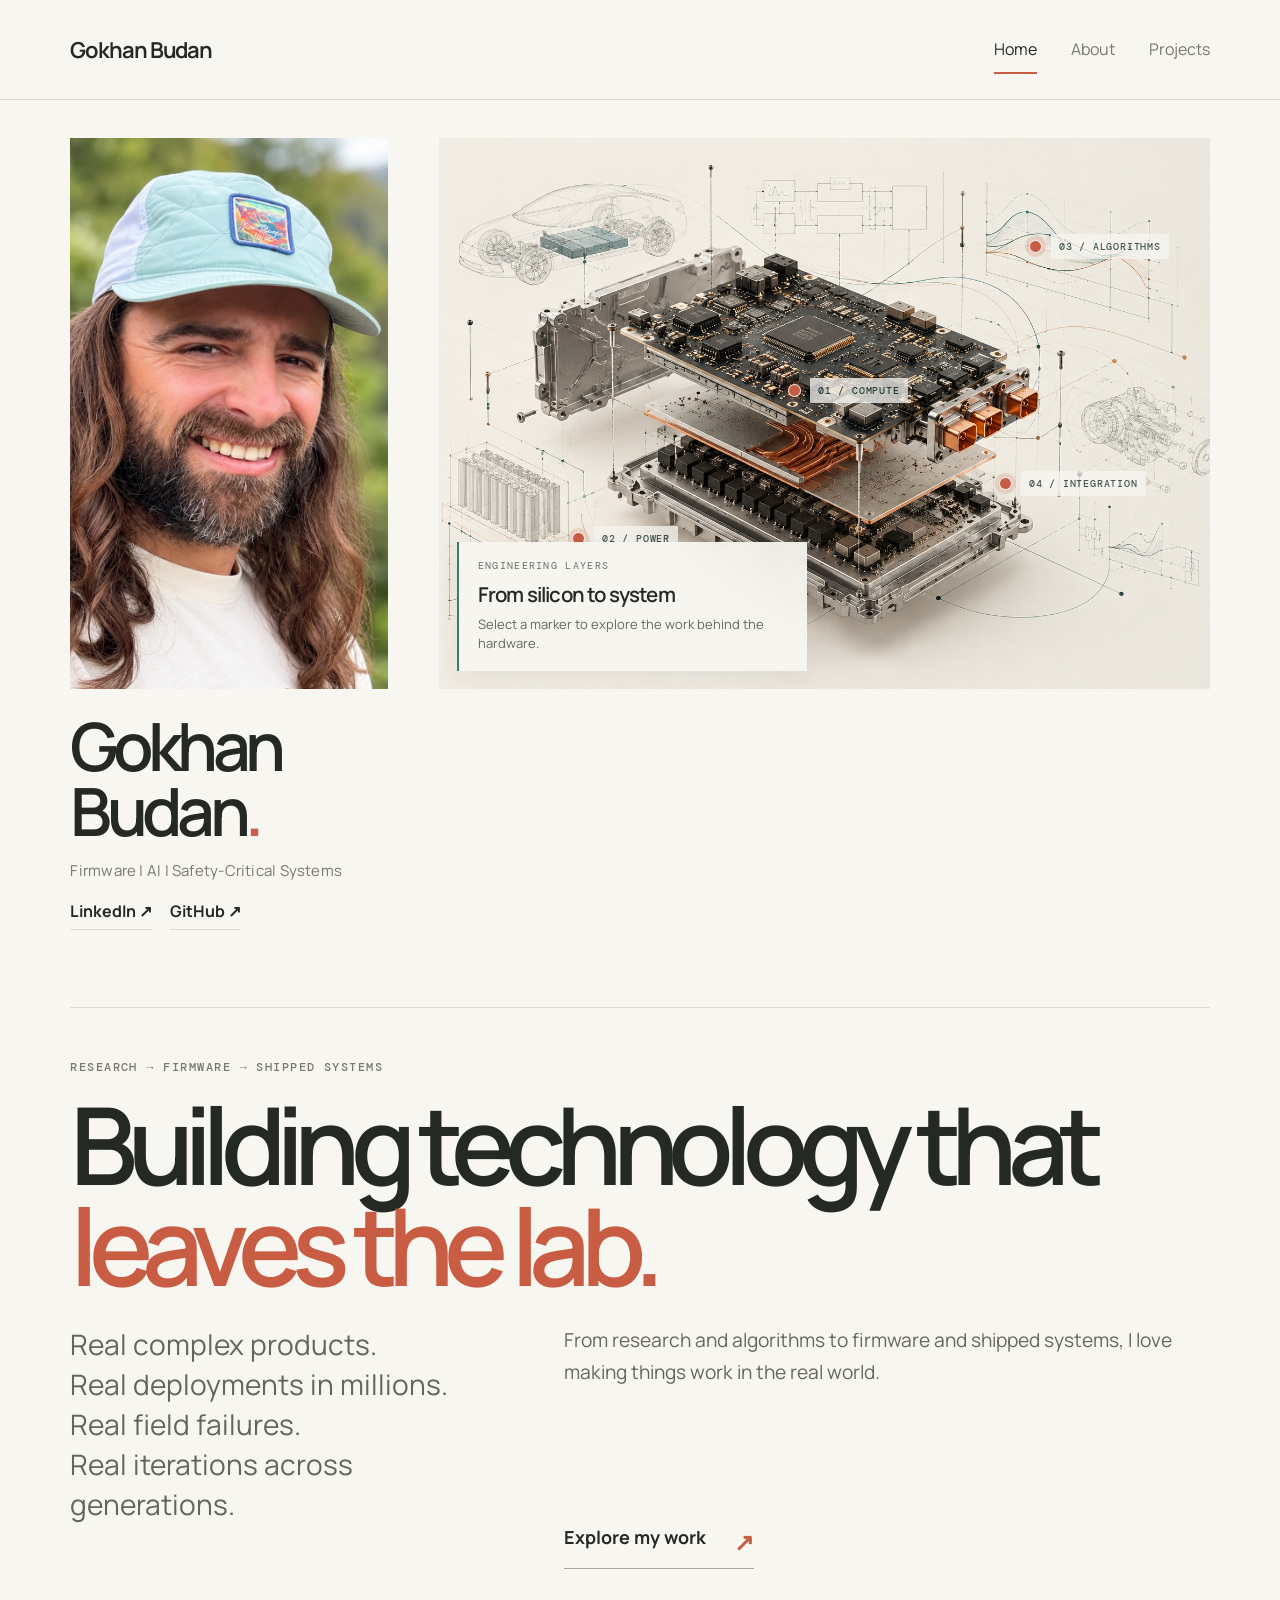
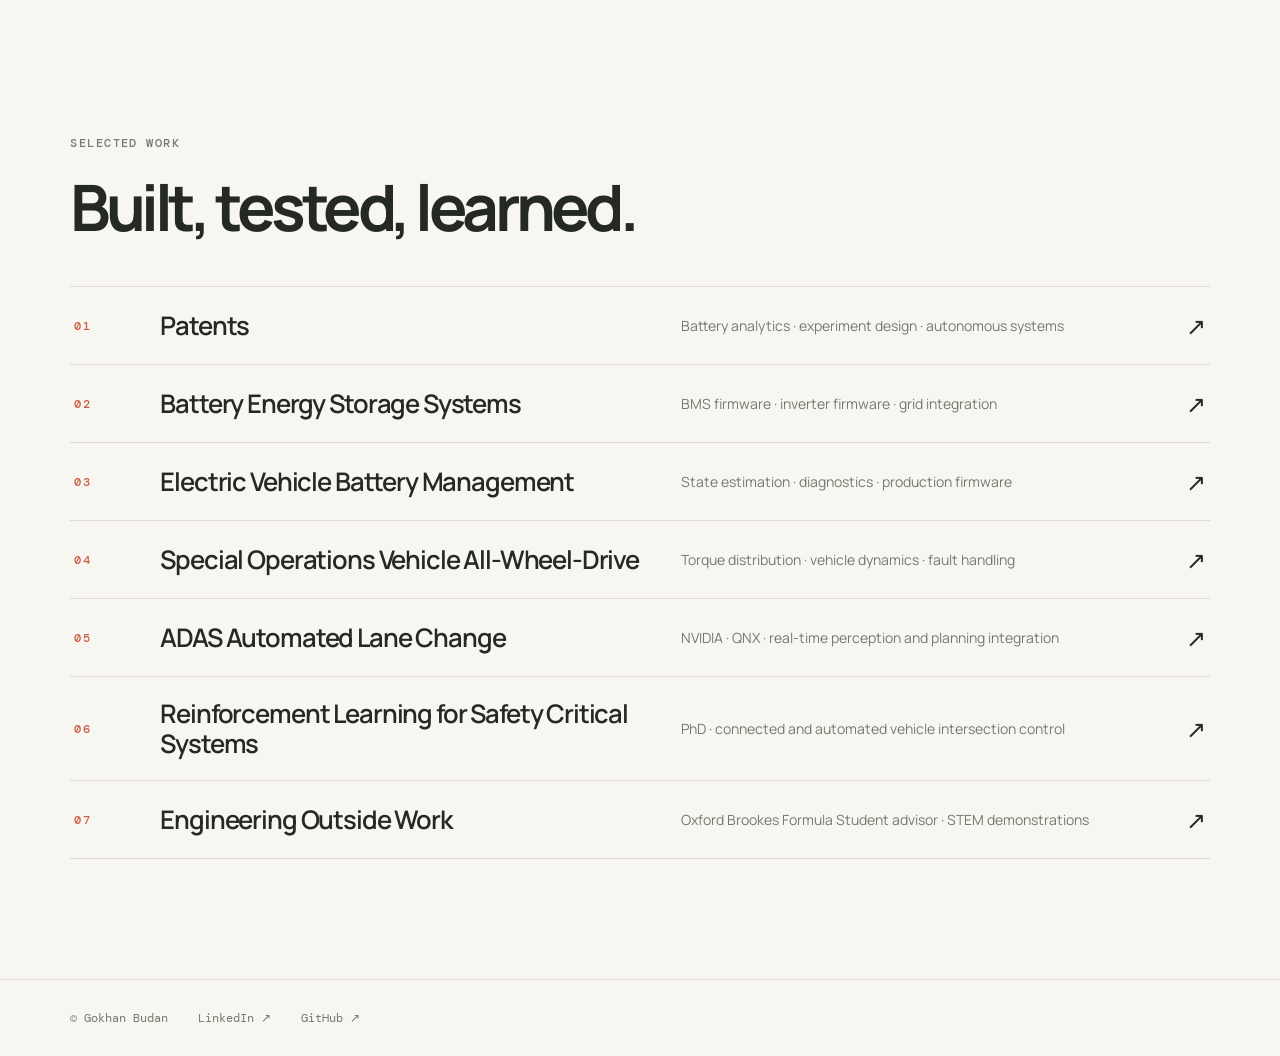
<file: index.html>
<!doctype html>
<html lang="en"><head><meta charset="utf-8"><meta name="viewport" content="width=device-width,initial-scale=1">
<meta name="description" content="Dr Gokhan Budan — firmware, battery systems, autonomous vehicles and engineering projects.">
<title>Gokhan Budan</title><link rel="stylesheet" href="styles.css"></head>
<body>
<header class="topbar">
  <a class="wordmark" href="index.html">Gokhan Budan</a>
  <nav><a class="current" href="index.html">Home</a><a href="about.html">About</a><a href="projects.html">Projects</a></nav>
</header>
<main>
<section class="landing landing-v8">
  <div class="landing-visuals">
    <aside class="profile-panel">
      <img class="profile-photo" src="assets/portrait.jpeg" alt="Gokhan Budan">
      <h1 class="profile-name">Gokhan<br>Budan<span>.</span></h1>
      <p class="profile-role">Firmware | AI | Safety-Critical Systems</p>
      <div class="profile-links"><a href="https://www.linkedin.com/in/dr-gokhan-budan-6365ab5b" target="_blank" rel="noreferrer">LinkedIn ↗</a><a href="https://github.com/gokhan-budan" target="_blank" rel="noreferrer">GitHub ↗</a></div>
    </aside>
    <div class="interactive-scene atom-scene" id="scene" aria-label="Interactive engineering system illustration. Select a highlighted region to explore the engineering layers.">
      <img class="atom-art" src="assets/home-engineering-render.png" alt="Exploded technical rendering of embedded control electronics, circuit boards, power electronics, vehicle systems and engineering data">
      <div class="scene-wash" aria-hidden="true"></div>
      <button class="scene-hotspot hotspot-compute" type="button" data-title="Embedded compute" data-detail="Microcontroller firmware, real-time scheduling, interrupt handling, memory and hardware abstraction."><span class="hotspot-dot"></span><span class="hotspot-label">01 / COMPUTE</span></button>
      <button class="scene-hotspot hotspot-power" type="button" data-title="Power & sensing" data-detail="ADC acquisition, current and voltage sensing, protection paths, power-stage interfaces and diagnostics."><span class="hotspot-dot"></span><span class="hotspot-label">02 / POWER</span></button>
      <button class="scene-hotspot hotspot-model" type="button" data-title="Algorithms & models" data-detail="State estimation, control algorithms, system models and data-driven diagnostics translated into embedded systems."><span class="hotspot-dot"></span><span class="hotspot-label">03 / ALGORITHMS</span></button>
      <button class="scene-hotspot hotspot-system" type="button" data-title="System integration" data-detail="Interfaces, fault handling, cross-domain integration and validation against real product behaviour."><span class="hotspot-dot"></span><span class="hotspot-label">04 / INTEGRATION</span></button>
      <div class="scene-info" id="scene-info" aria-live="polite"><span class="scene-info-index">ENGINEERING LAYERS</span><strong>From silicon to system</strong><p>Select a marker to explore the work behind the hardware.</p></div>
    </div>
  </div>
  <div class="landing-copy landing-copy-wide"><p class="kicker">RESEARCH → FIRMWARE → SHIPPED SYSTEMS</p>
    <h2>Building technology that<br> <em>leaves the lab.</em></h2>
    <p class="lead">Real complex products.<br>Real deployments in millions.<br>Real field failures.<br>Real iterations across generations.</p>
    <p class="landing-blurb">From research and algorithms to firmware and shipped systems, I love making things work in the real world.</p>
    <a class="arrow-link" href="projects.html">Explore my work <span>↗</span></a>
  </div>
</section>
<section class="work-preview home-project-preview"><div class="section-title"><p class="kicker">SELECTED WORK</p><h2>Built, tested, learned.</h2></div><div class="home-project-list" aria-label="Selected projects">
<a href="patents.html"><span class="home-project-num">01</span><span class="home-project-name">Patents</span><span class="home-project-desc">Battery analytics · experiment design · autonomous systems</span><span class="home-project-arrow">↗</span></a>
<a href="battery.html"><span class="home-project-num">02</span><span class="home-project-name">Battery Energy Storage Systems</span><span class="home-project-desc">BMS firmware · inverter firmware · grid integration</span><span class="home-project-arrow">↗</span></a>
<a href="ev-battery.html"><span class="home-project-num">03</span><span class="home-project-name">Electric Vehicle Battery Management</span><span class="home-project-desc">State estimation · diagnostics · production firmware</span><span class="home-project-arrow">↗</span></a>
<a href="special-operations-awd.html"><span class="home-project-num">04</span><span class="home-project-name">Special Operations Vehicle All-Wheel-Drive</span><span class="home-project-desc">Torque distribution · vehicle dynamics · fault handling</span><span class="home-project-arrow">↗</span></a>
<a href="adas-lane-change.html"><span class="home-project-num">05</span><span class="home-project-name">ADAS Automated Lane Change</span><span class="home-project-desc">NVIDIA · QNX · real-time perception and planning integration</span><span class="home-project-arrow">↗</span></a>
<a href="phd.html"><span class="home-project-num">06</span><span class="home-project-name">Reinforcement Learning for Safety Critical Systems</span><span class="home-project-desc">PhD · connected and automated vehicle intersection control</span><span class="home-project-arrow">↗</span></a>
<a href="outside-work.html"><span class="home-project-num">07</span><span class="home-project-name">Engineering Outside Work</span><span class="home-project-desc">Oxford Brookes Formula Student advisor · STEM demonstrations</span><span class="home-project-arrow">↗</span></a>
</div></section>
<footer><span>© Gokhan Budan</span><a href="https://www.linkedin.com/in/dr-gokhan-budan-6365ab5b">LinkedIn ↗</a><a href="https://github.com/gokhan-budan">GitHub ↗</a></footer>
</main><script src="script.js"></script></body></html>
</file>
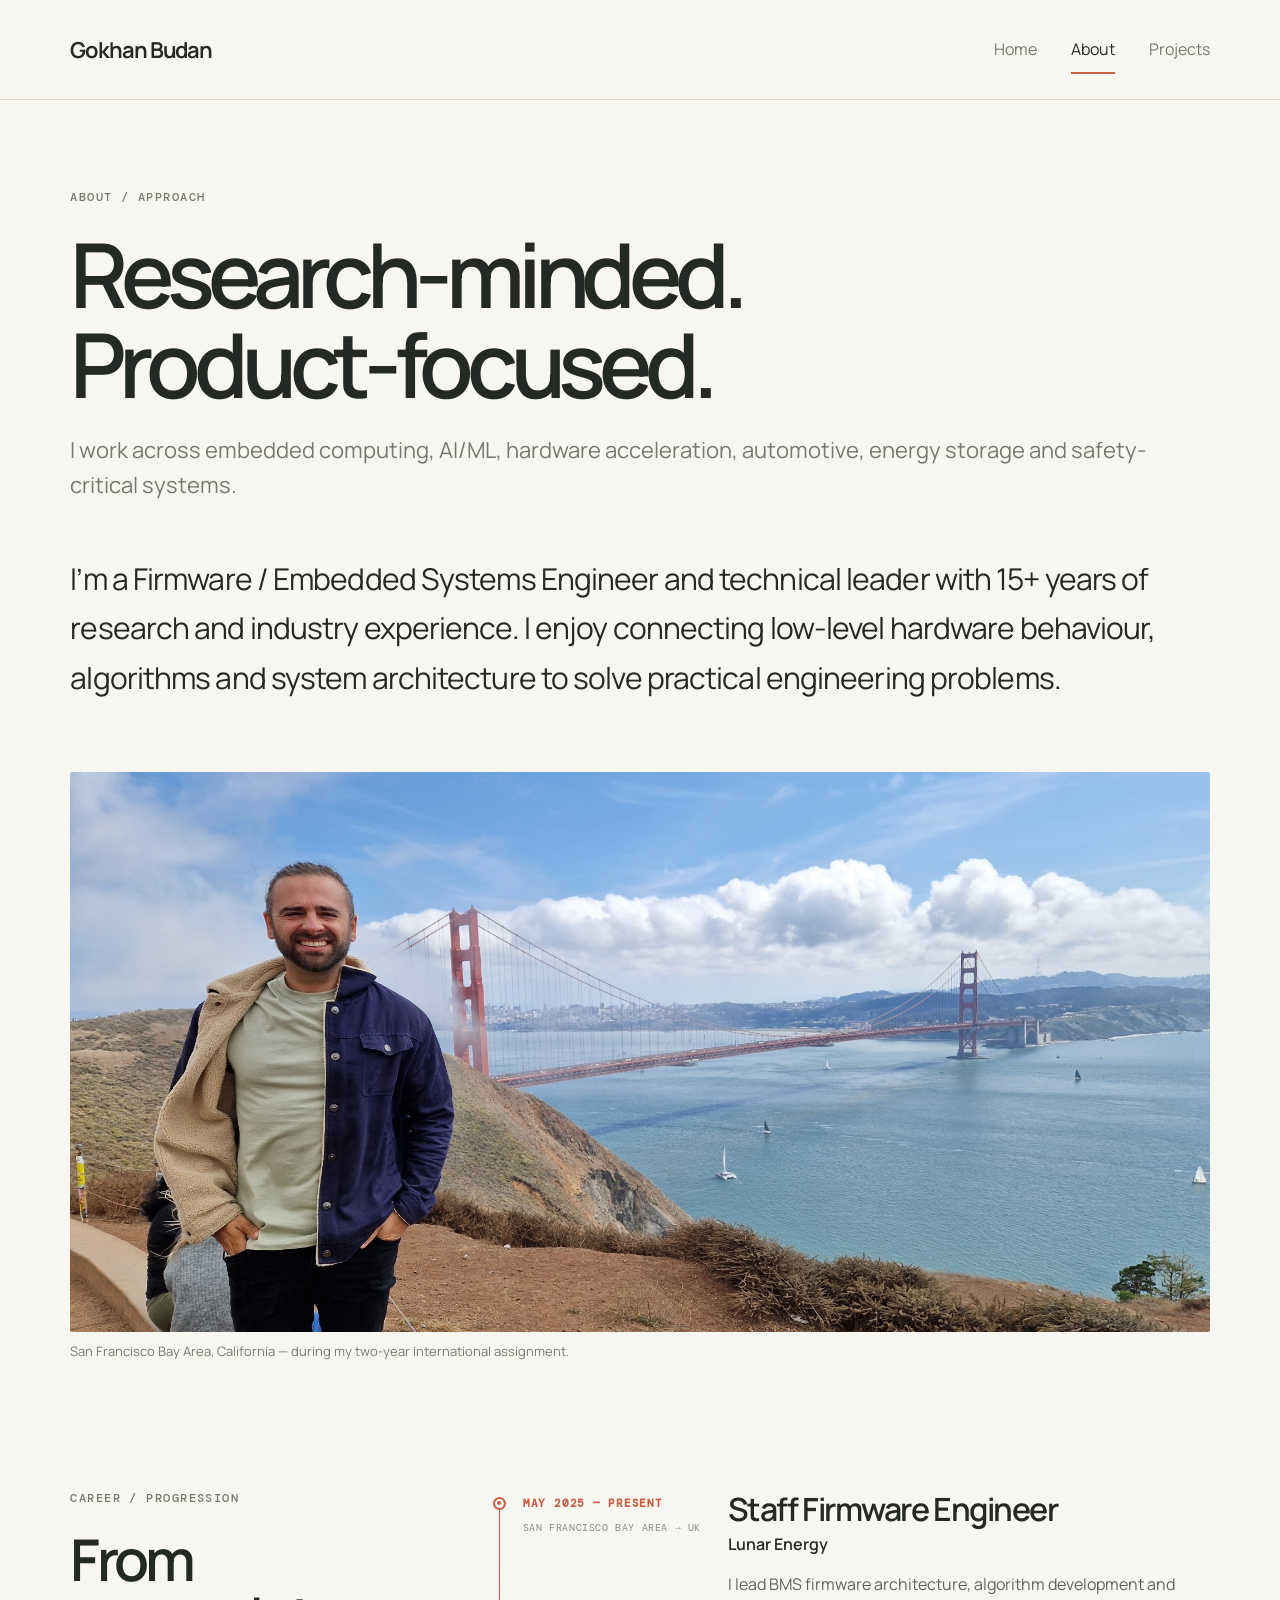
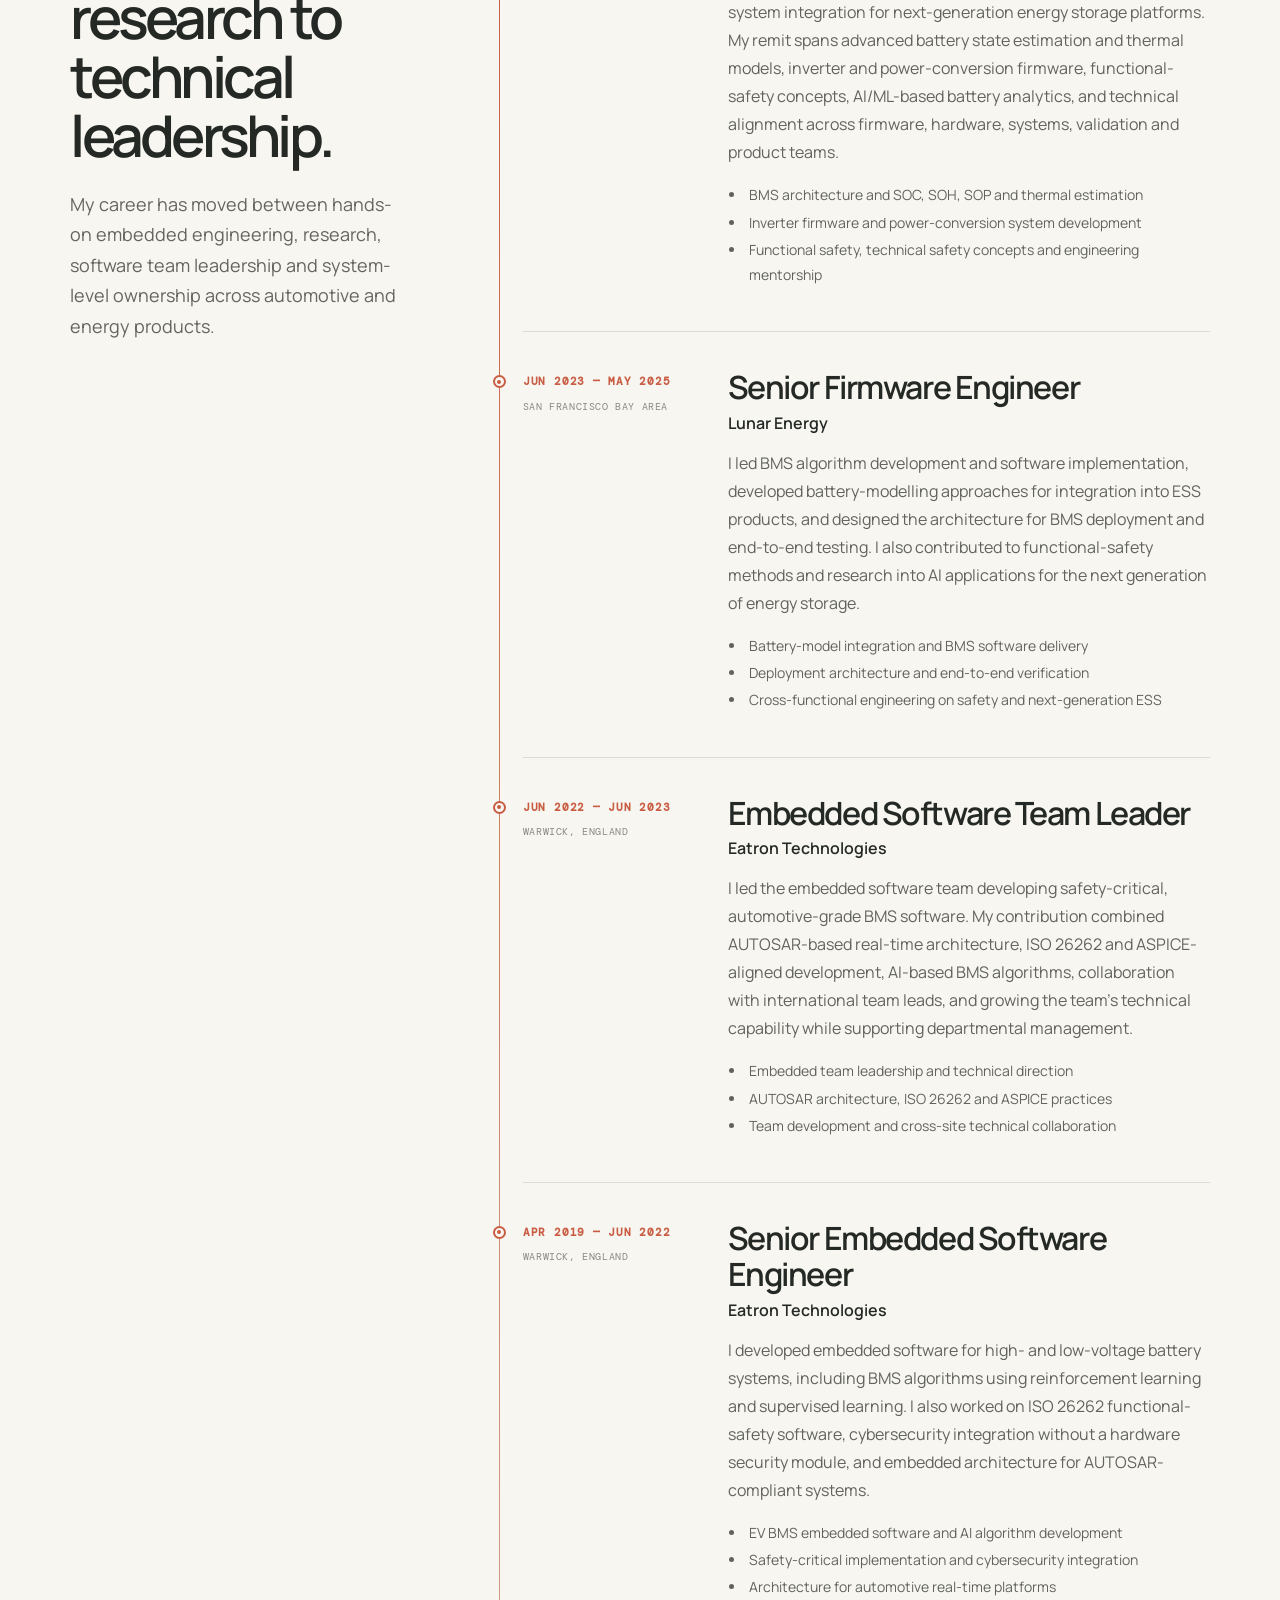
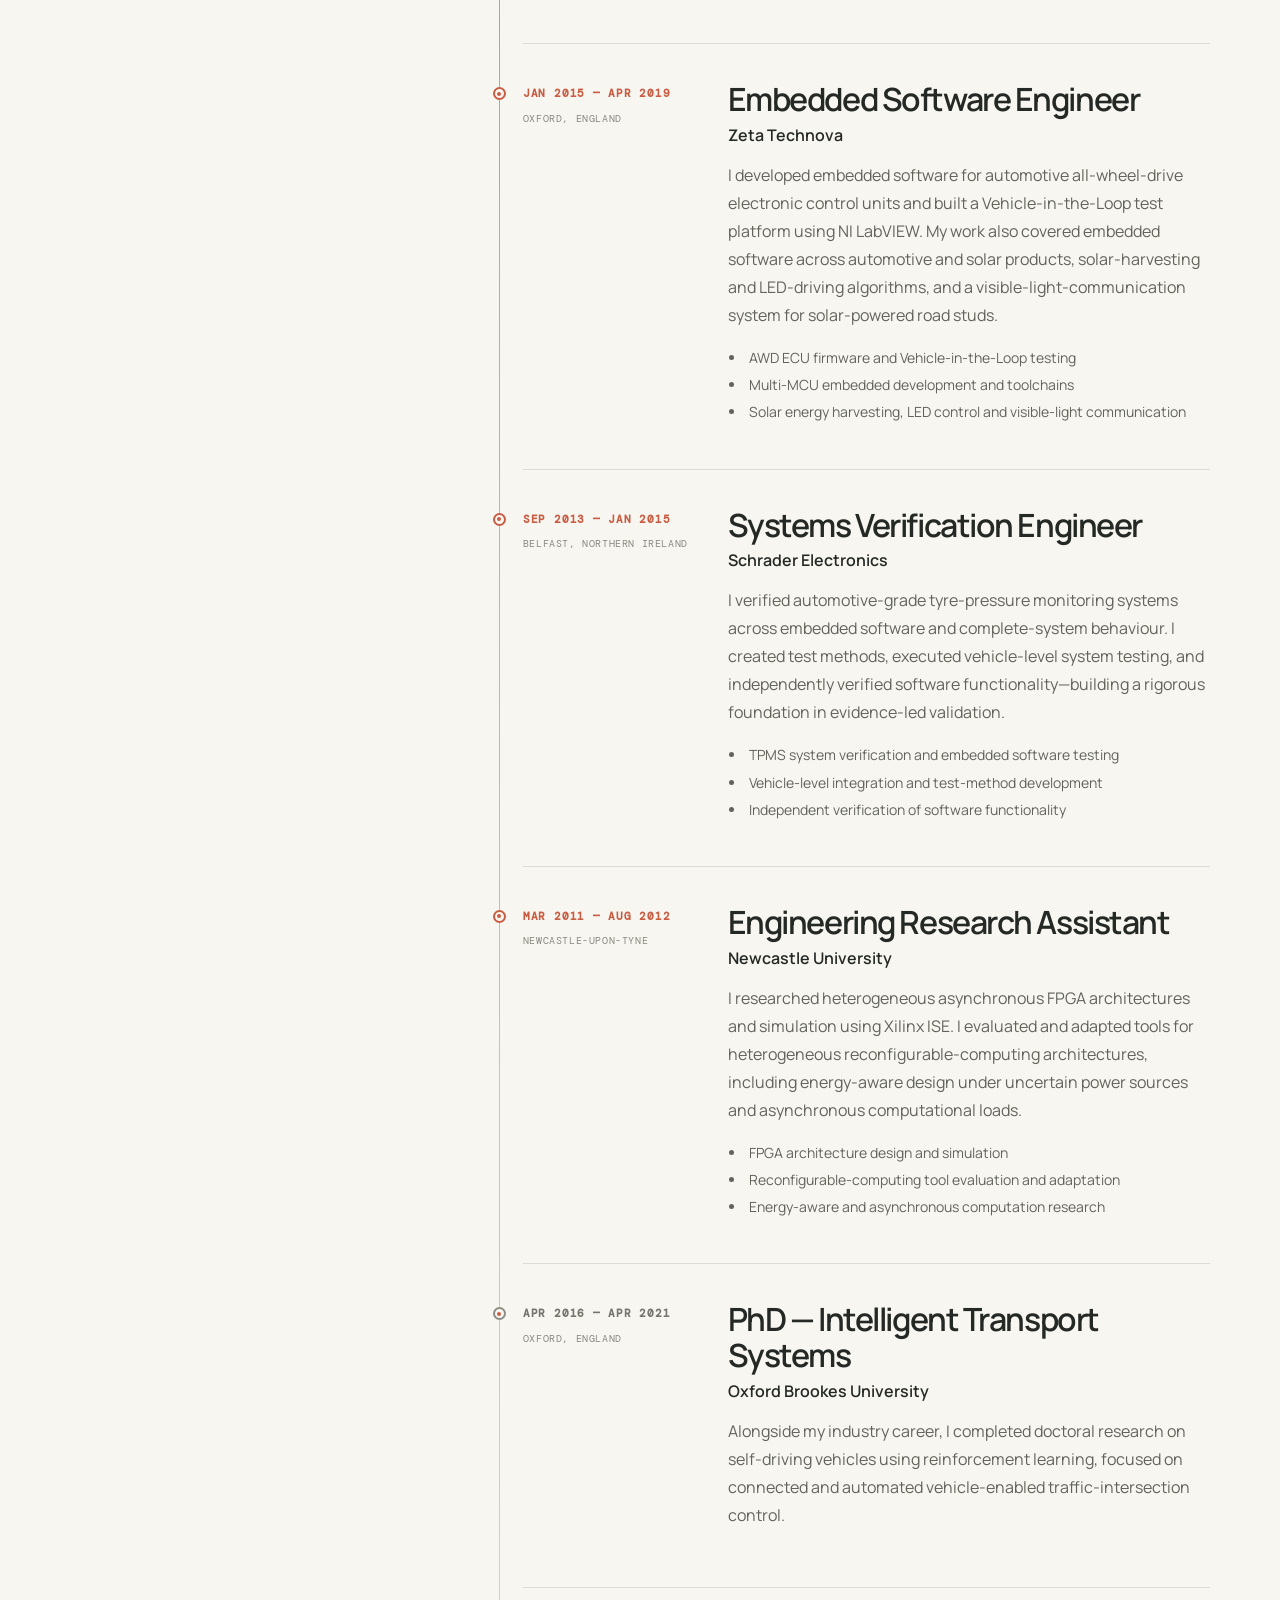
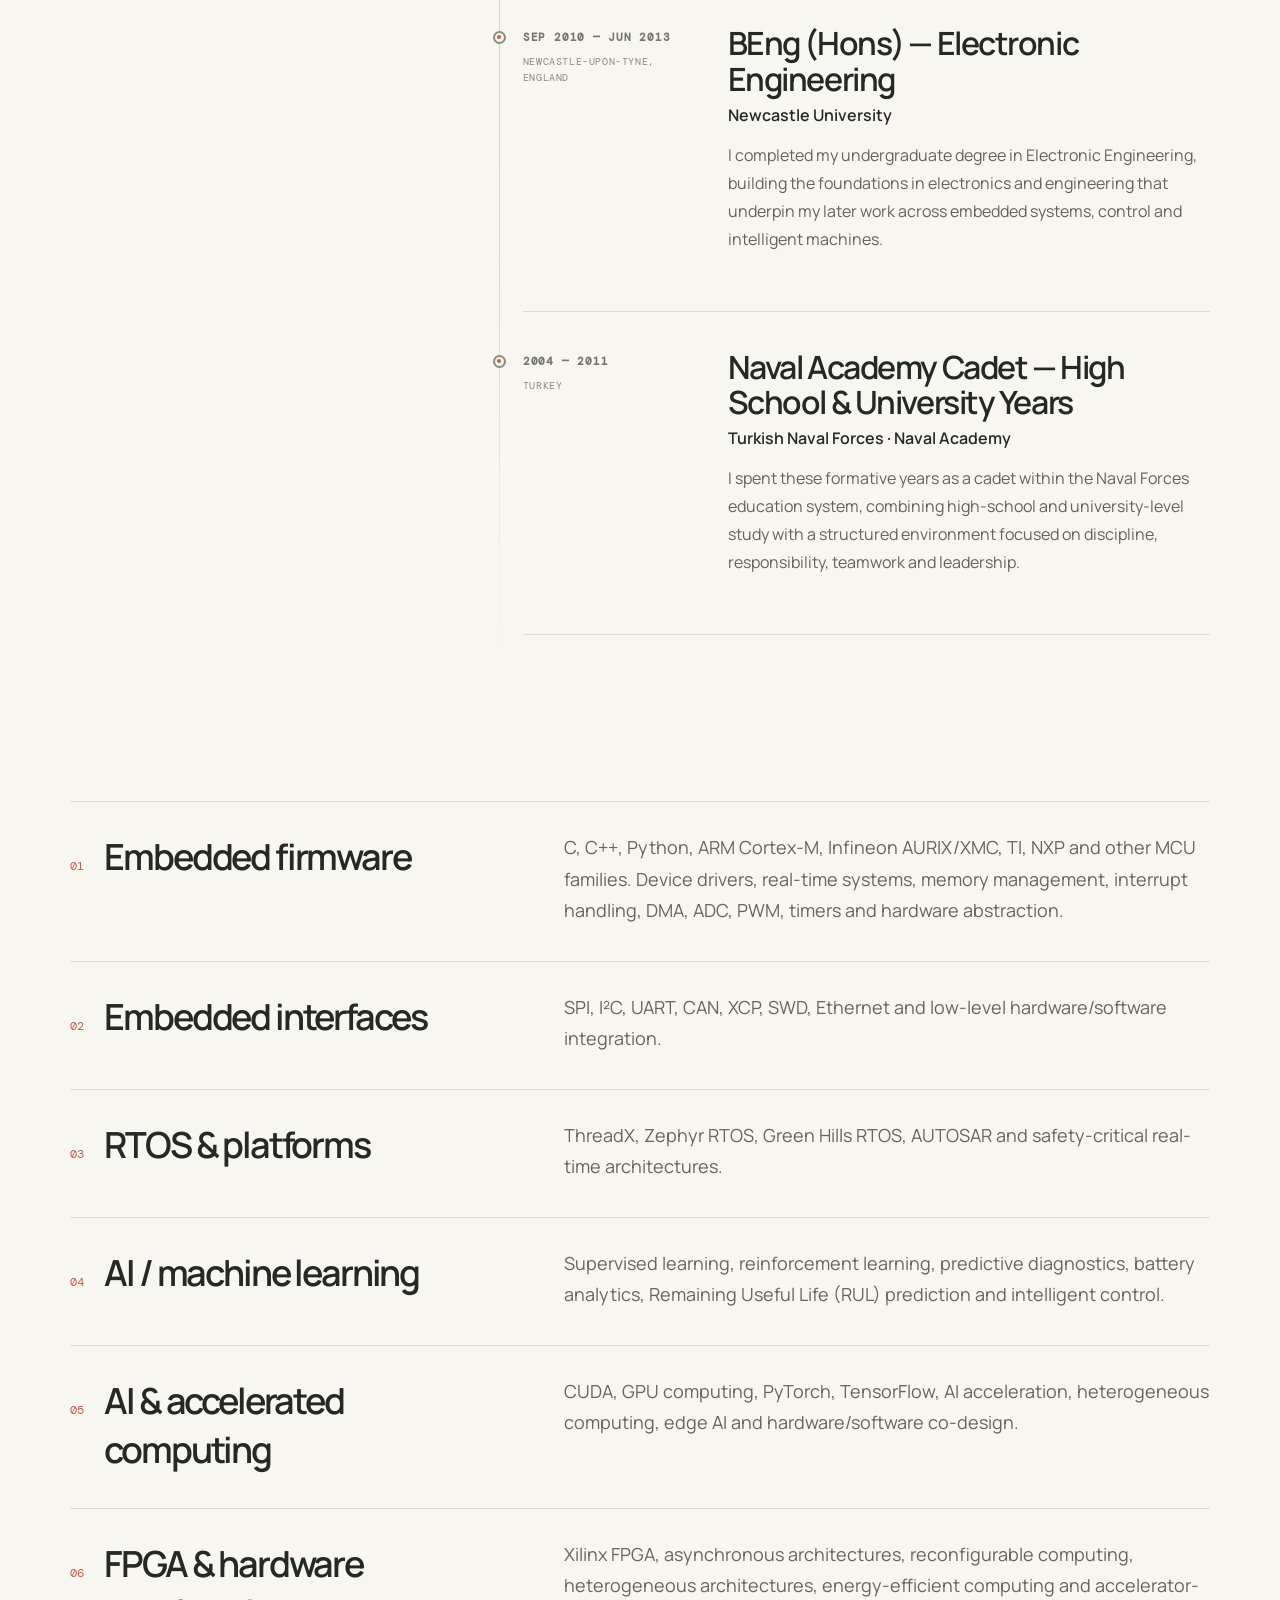
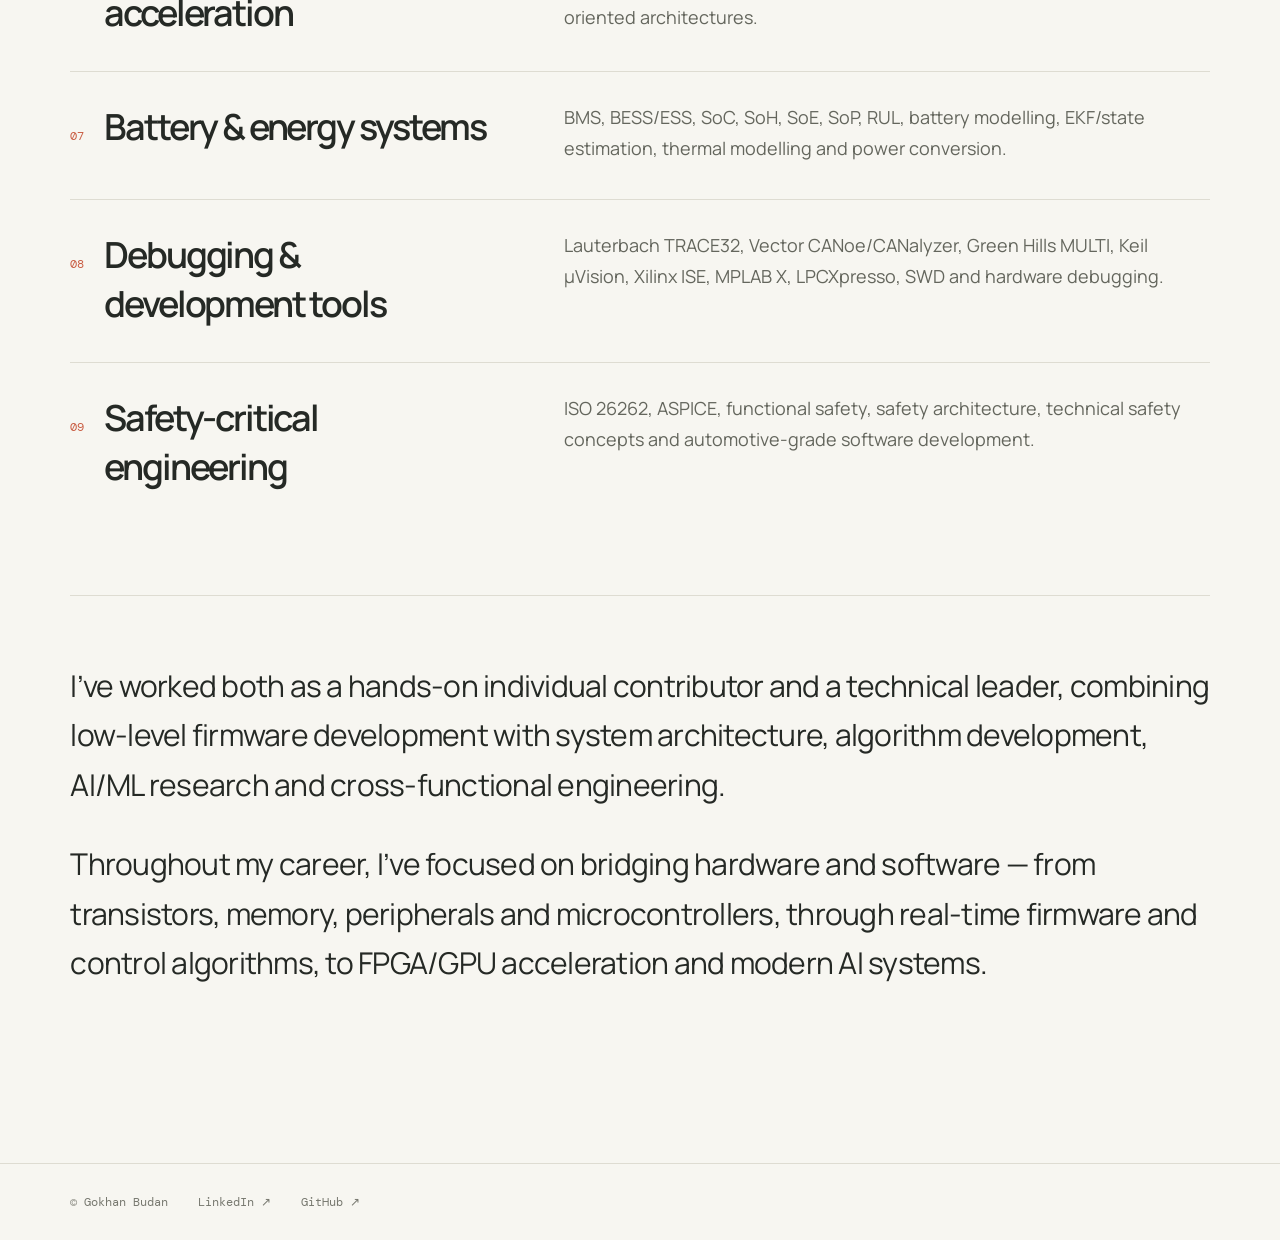
<file: about.html>
<!doctype html><html lang="en"><head><meta charset="utf-8"><meta name="viewport" content="width=device-width,initial-scale=1"><title>About — Gokhan Budan</title><link rel="stylesheet" href="styles.css"></head><body>
<header class="topbar"><a class="wordmark" href="index.html">Gokhan Budan</a><nav><a href="index.html">Home</a><a class="current" href="about.html">About</a><a href="projects.html">Projects</a></nav></header>
<main class="page about-page"><div class="page-heading"><p class="kicker">ABOUT / APPROACH</p><h1>Research-minded.<br>Product-focused.</h1><p>I work across embedded computing, AI/ML, hardware acceleration, automotive, energy storage and safety-critical systems.</p></div>
<div class="about-intro"><p>I’m a Firmware / Embedded Systems Engineer and technical leader with 15+ years of research and industry experience. I enjoy connecting low-level hardware behaviour, algorithms and system architecture to solve practical engineering problems.</p></div>
<figure class="about-location-photo"><img src="assets/about-golden-gate.jpg" alt="Gokhan at the Golden Gate Bridge in the San Francisco Bay Area, California"><figcaption>San Francisco Bay Area, California — during my two-year international assignment.</figcaption></figure>
<section class="career-timeline" aria-labelledby="career-heading">
  <div class="timeline-intro"><p class="kicker">CAREER / PROGRESSION</p><h2 id="career-heading">From research to<br>technical leadership.</h2><p>My career has moved between hands-on embedded engineering, research, software team leadership and system-level ownership across automotive and energy products.</p></div>
  <div class="timeline-list">
    <article class="timeline-item"><div class="timeline-marker"><span></span></div><div class="timeline-meta"><span class="timeline-dates">MAY 2025 — PRESENT</span><span class="timeline-place">SAN FRANCISCO BAY AREA → UK</span></div><div class="timeline-content"><h3>Staff Firmware Engineer</h3><p class="timeline-company">Lunar Energy</p><p>I lead BMS firmware architecture, algorithm development and system integration for next-generation energy storage platforms. My remit spans advanced battery state estimation and thermal models, inverter and power-conversion firmware, functional-safety concepts, AI/ML-based battery analytics, and technical alignment across firmware, hardware, systems, validation and product teams.</p><ul><li>BMS architecture and SOC, SOH, SOP and thermal estimation</li><li>Inverter firmware and power-conversion system development</li><li>Functional safety, technical safety concepts and engineering mentorship</li></ul></div></article>
    <article class="timeline-item"><div class="timeline-marker"><span></span></div><div class="timeline-meta"><span class="timeline-dates">JUN 2023 — MAY 2025</span><span class="timeline-place">SAN FRANCISCO BAY AREA</span></div><div class="timeline-content"><h3>Senior Firmware Engineer</h3><p class="timeline-company">Lunar Energy</p><p>I led BMS algorithm development and software implementation, developed battery-modelling approaches for integration into ESS products, and designed the architecture for BMS deployment and end-to-end testing. I also contributed to functional-safety methods and research into AI applications for the next generation of energy storage.</p><ul><li>Battery-model integration and BMS software delivery</li><li>Deployment architecture and end-to-end verification</li><li>Cross-functional engineering on safety and next-generation ESS</li></ul></div></article>
    <article class="timeline-item"><div class="timeline-marker"><span></span></div><div class="timeline-meta"><span class="timeline-dates">JUN 2022 — JUN 2023</span><span class="timeline-place">WARWICK, ENGLAND</span></div><div class="timeline-content"><h3>Embedded Software Team Leader</h3><p class="timeline-company">Eatron Technologies</p><p>I led the embedded software team developing safety-critical, automotive-grade BMS software. My contribution combined AUTOSAR-based real-time architecture, ISO 26262 and ASPICE-aligned development, AI-based BMS algorithms, collaboration with international team leads, and growing the team’s technical capability while supporting departmental management.</p><ul><li>Embedded team leadership and technical direction</li><li>AUTOSAR architecture, ISO 26262 and ASPICE practices</li><li>Team development and cross-site technical collaboration</li></ul></div></article>
    <article class="timeline-item"><div class="timeline-marker"><span></span></div><div class="timeline-meta"><span class="timeline-dates">APR 2019 — JUN 2022</span><span class="timeline-place">WARWICK, ENGLAND</span></div><div class="timeline-content"><h3>Senior Embedded Software Engineer</h3><p class="timeline-company">Eatron Technologies</p><p>I developed embedded software for high- and low-voltage battery systems, including BMS algorithms using reinforcement learning and supervised learning. I also worked on ISO 26262 functional-safety software, cybersecurity integration without a hardware security module, and embedded architecture for AUTOSAR-compliant systems.</p><ul><li>EV BMS embedded software and AI algorithm development</li><li>Safety-critical implementation and cybersecurity integration</li><li>Architecture for automotive real-time platforms</li></ul></div></article>
    <article class="timeline-item"><div class="timeline-marker"><span></span></div><div class="timeline-meta"><span class="timeline-dates">JAN 2015 — APR 2019</span><span class="timeline-place">OXFORD, ENGLAND</span></div><div class="timeline-content"><h3>Embedded Software Engineer</h3><p class="timeline-company">Zeta Technova</p><p>I developed embedded software for automotive all-wheel-drive electronic control units and built a Vehicle-in-the-Loop test platform using NI LabVIEW. My work also covered embedded software across automotive and solar products, solar-harvesting and LED-driving algorithms, and a visible-light-communication system for solar-powered road studs.</p><ul><li>AWD ECU firmware and Vehicle-in-the-Loop testing</li><li>Multi-MCU embedded development and toolchains</li><li>Solar energy harvesting, LED control and visible-light communication</li></ul></div></article>
    <article class="timeline-item"><div class="timeline-marker"><span></span></div><div class="timeline-meta"><span class="timeline-dates">SEP 2013 — JAN 2015</span><span class="timeline-place">BELFAST, NORTHERN IRELAND</span></div><div class="timeline-content"><h3>Systems Verification Engineer</h3><p class="timeline-company">Schrader Electronics</p><p>I verified automotive-grade tyre-pressure monitoring systems across embedded software and complete-system behaviour. I created test methods, executed vehicle-level system testing, and independently verified software functionality—building a rigorous foundation in evidence-led validation.</p><ul><li>TPMS system verification and embedded software testing</li><li>Vehicle-level integration and test-method development</li><li>Independent verification of software functionality</li></ul></div></article>
    <article class="timeline-item"><div class="timeline-marker"><span></span></div><div class="timeline-meta"><span class="timeline-dates">MAR 2011 — AUG 2012</span><span class="timeline-place">NEWCASTLE-UPON-TYNE</span></div><div class="timeline-content"><h3>Engineering Research Assistant</h3><p class="timeline-company">Newcastle University</p><p>I researched heterogeneous asynchronous FPGA architectures and simulation using Xilinx ISE. I evaluated and adapted tools for heterogeneous reconfigurable-computing architectures, including energy-aware design under uncertain power sources and asynchronous computational loads.</p><ul><li>FPGA architecture design and simulation</li><li>Reconfigurable-computing tool evaluation and adaptation</li><li>Energy-aware and asynchronous computation research</li></ul></div></article>
    <article class="timeline-item timeline-education"><div class="timeline-marker"><span></span></div><div class="timeline-meta"><span class="timeline-dates">APR 2016 — APR 2021</span><span class="timeline-place">OXFORD, ENGLAND</span></div><div class="timeline-content"><h3>PhD — Intelligent Transport Systems</h3><p class="timeline-company">Oxford Brookes University</p><p>Alongside my industry career, I completed doctoral research on self-driving vehicles using reinforcement learning, focused on connected and automated vehicle-enabled traffic-intersection control.</p></div></article>
    <article class="timeline-item timeline-education"><div class="timeline-marker"><span></span></div><div class="timeline-meta"><span class="timeline-dates">SEP 2010 — JUN 2013</span><span class="timeline-place">NEWCASTLE-UPON-TYNE, ENGLAND</span></div><div class="timeline-content"><h3>BEng (Hons) — Electronic Engineering</h3><p class="timeline-company">Newcastle University</p><p>I completed my undergraduate degree in Electronic Engineering, building the foundations in electronics and engineering that underpin my later work across embedded systems, control and intelligent machines.</p></div></article>
    <article class="timeline-item timeline-education"><div class="timeline-marker"><span></span></div><div class="timeline-meta"><span class="timeline-dates">2004 — 2011</span><span class="timeline-place">TURKEY</span></div><div class="timeline-content"><h3>Naval Academy Cadet — High School & University Years</h3><p class="timeline-company">Turkish Naval Forces · Naval Academy</p><p>I spent these formative years as a cadet within the Naval Forces education system, combining high-school and university-level study with a structured environment focused on discipline, responsibility, teamwork and leadership.</p></div></article>
  </div>
</section>
<div class="skill-section"><div class="skill-heading"><span>01</span><h2>Embedded firmware</h2></div><p>C, C++, Python, ARM Cortex-M, Infineon AURIX/XMC, TI, NXP and other MCU families. Device drivers, real-time systems, memory management, interrupt handling, DMA, ADC, PWM, timers and hardware abstraction.</p></div>
<div class="skill-section"><div class="skill-heading"><span>02</span><h2>Embedded interfaces</h2></div><p>SPI, I²C, UART, CAN, XCP, SWD, Ethernet and low-level hardware/software integration.</p></div>
<div class="skill-section"><div class="skill-heading"><span>03</span><h2>RTOS & platforms</h2></div><p>ThreadX, Zephyr RTOS, Green Hills RTOS, AUTOSAR and safety-critical real-time architectures.</p></div>
<div class="skill-section"><div class="skill-heading"><span>04</span><h2>AI / machine learning</h2></div><p>Supervised learning, reinforcement learning, predictive diagnostics, battery analytics, Remaining Useful Life (RUL) prediction and intelligent control.</p></div>
<div class="skill-section"><div class="skill-heading"><span>05</span><h2>AI & accelerated computing</h2></div><p>CUDA, GPU computing, PyTorch, TensorFlow, AI acceleration, heterogeneous computing, edge AI and hardware/software co-design.</p></div>
<div class="skill-section"><div class="skill-heading"><span>06</span><h2>FPGA & hardware acceleration</h2></div><p>Xilinx FPGA, asynchronous architectures, reconfigurable computing, heterogeneous architectures, energy-efficient computing and accelerator-oriented architectures.</p></div>
<div class="skill-section"><div class="skill-heading"><span>07</span><h2>Battery & energy systems</h2></div><p>BMS, BESS/ESS, SoC, SoH, SoE, SoP, RUL, battery modelling, EKF/state estimation, thermal modelling and power conversion.</p></div>
<div class="skill-section"><div class="skill-heading"><span>08</span><h2>Debugging & development tools</h2></div><p>Lauterbach TRACE32, Vector CANoe/CANalyzer, Green Hills MULTI, Keil µVision, Xilinx ISE, MPLAB X, LPCXpresso, SWD and hardware debugging.</p></div>
<div class="skill-section"><div class="skill-heading"><span>09</span><h2>Safety-critical engineering</h2></div><p>ISO 26262, ASPICE, functional safety, safety architecture, technical safety concepts and automotive-grade software development.</p></div>
<div class="closing-statement"><p>I’ve worked both as a hands-on individual contributor and a technical leader, combining low-level firmware development with system architecture, algorithm development, AI/ML research and cross-functional engineering.</p><p>Throughout my career, I’ve focused on bridging hardware and software — from transistors, memory, peripherals and microcontrollers, through real-time firmware and control algorithms, to FPGA/GPU acceleration and modern AI systems.</p></div>
</main><footer><span>© Gokhan Budan</span><a href="https://www.linkedin.com/in/dr-gokhan-budan-6365ab5b">LinkedIn ↗</a><a href="https://github.com/gokhan-budan">GitHub ↗</a></footer></body></html>
</file>
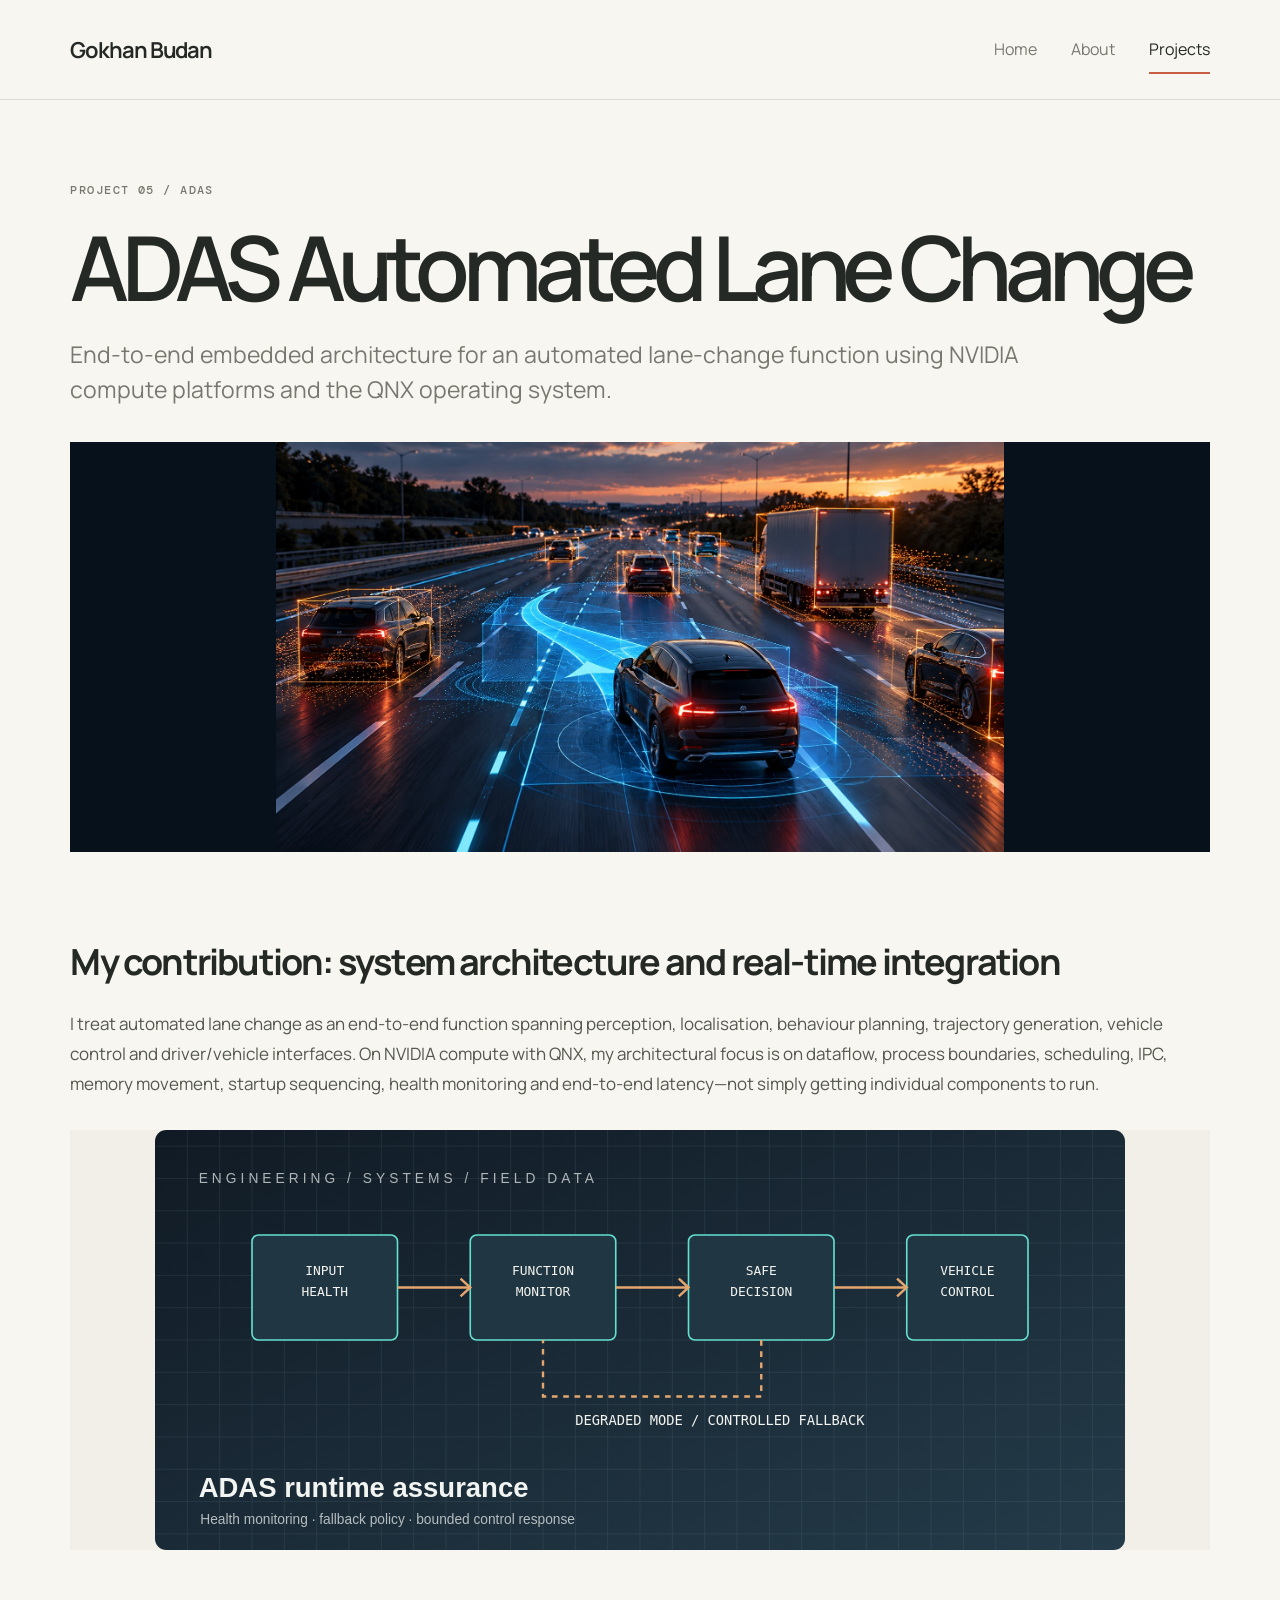
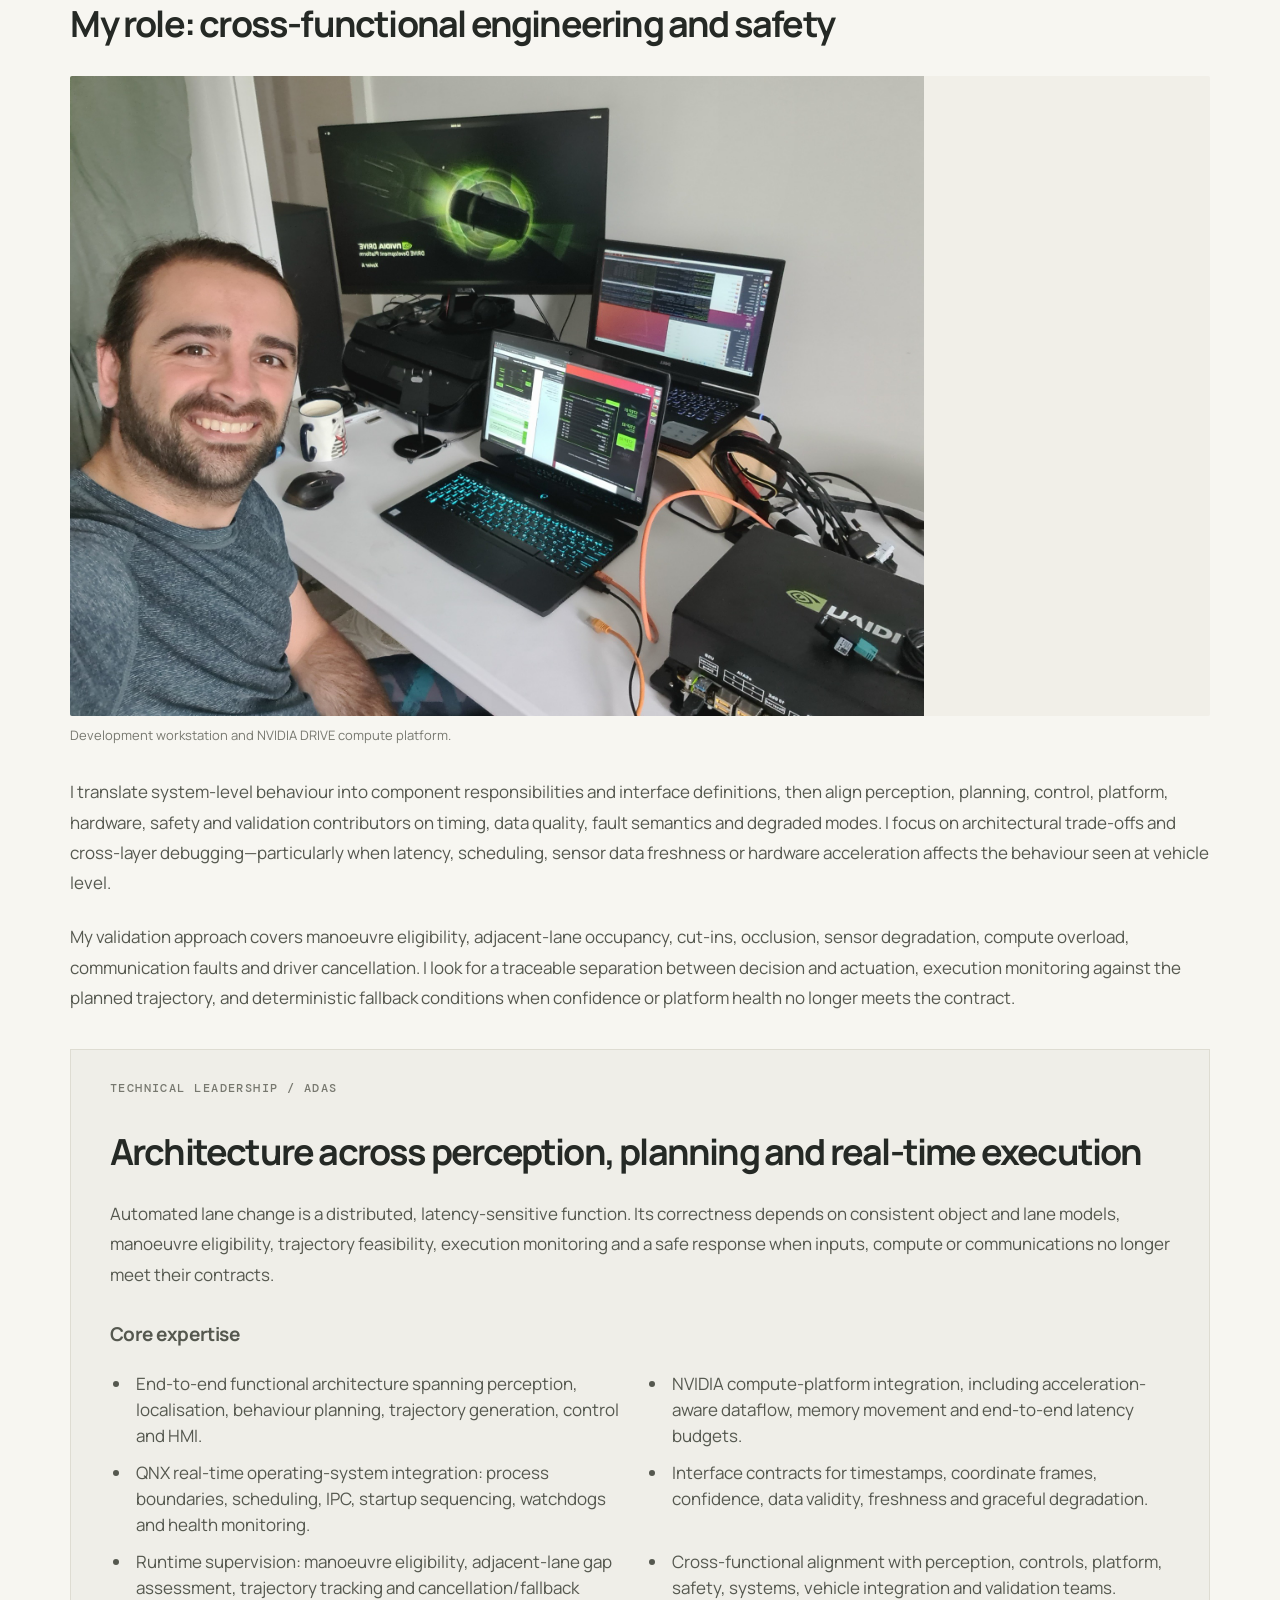
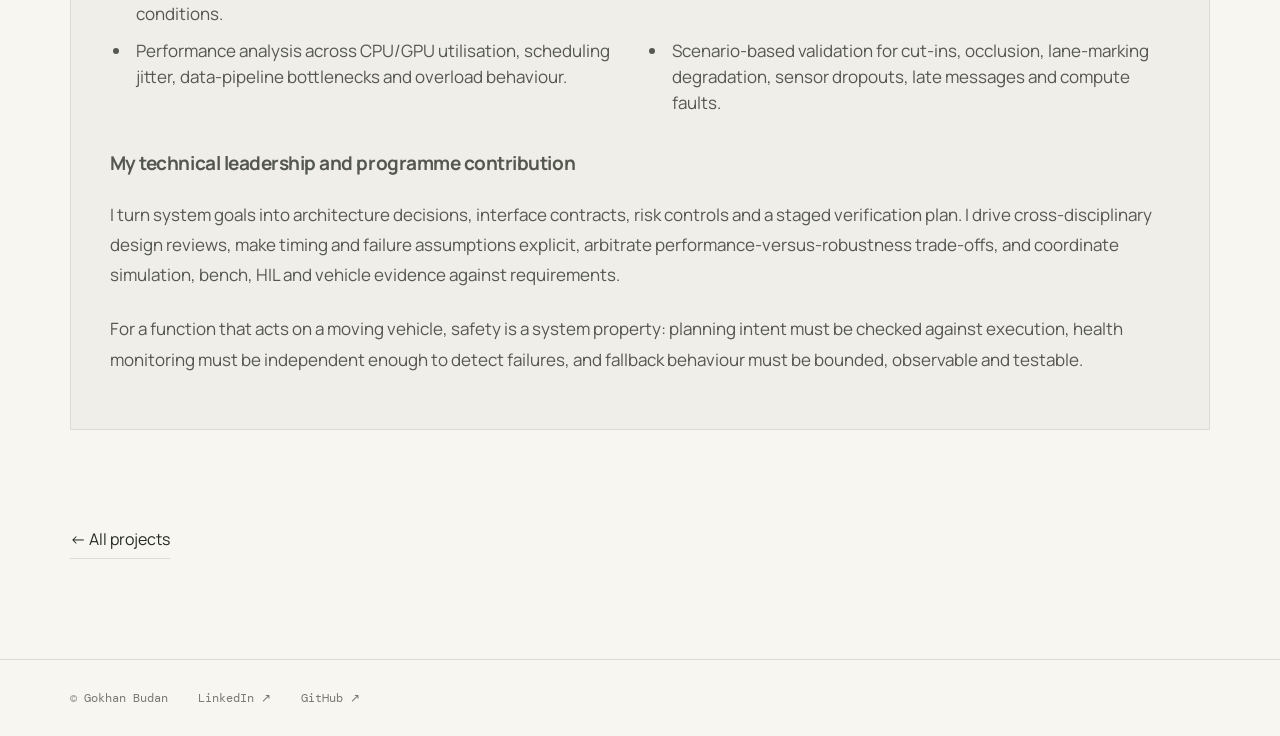
<file: adas-lane-change.html>
<!doctype html><html lang="en"><head><meta charset="utf-8"><meta name="viewport" content="width=device-width,initial-scale=1"><meta name="description" content="ADAS Automated Lane Change — Gokhan Budan engineering portfolio"><title>ADAS Automated Lane Change — Gokhan Budan</title><link rel="stylesheet" href="styles.css"></head><body><header class="topbar"><a class="wordmark" href="index.html">Gokhan Budan</a><nav><a href="index.html">Home</a><a href="about.html">About</a><a class="current" href="projects.html">Projects</a></nav></header><main class="page project-detail"><div class="page-heading"><p class="kicker">PROJECT 05 / ADAS</p><h1>ADAS Automated Lane Change</h1><p>End-to-end embedded architecture for an automated lane-change function using NVIDIA compute platforms and the QNX operating system.</p></div><img class="photo-hero project-hero-art" src="assets/adas-hero-patent-style.jpg" alt="Automated lane-change road scene with perception and planning overlays"><div class="project-layout"><div class="content-copy"><h2>My contribution: system architecture and real-time integration</h2><p>I treat automated lane change as an end-to-end function spanning perception, localisation, behaviour planning, trajectory generation, vehicle control and driver/vehicle interfaces. On NVIDIA compute with QNX, my architectural focus is on dataflow, process boundaries, scheduling, IPC, memory movement, startup sequencing, health monitoring and end-to-end latency—not simply getting individual components to run.</p><img class="inline-photo" src="assets/adas-safety.svg" alt="ADAS runtime assurance and safe fallback architecture"><h2>My role: cross-functional engineering and safety</h2><figure class="role-photo-figure"><img class="role-photo" src="assets/adas-role-workstation.jpg" alt="My NVIDIA DRIVE development workstation, with the development environment and connected compute hardware"><figcaption>Development workstation and NVIDIA DRIVE compute platform.</figcaption></figure><p>I translate system-level behaviour into component responsibilities and interface definitions, then align perception, planning, control, platform, hardware, safety and validation contributors on timing, data quality, fault semantics and degraded modes. I focus on architectural trade-offs and cross-layer debugging—particularly when latency, scheduling, sensor data freshness or hardware acceleration affects the behaviour seen at vehicle level.</p><p>My validation approach covers manoeuvre eligibility, adjacent-lane occupancy, cut-ins, occlusion, sensor degradation, compute overload, communication faults and driver cancellation. I look for a traceable separation between decision and actuation, execution monitoring against the planned trajectory, and deterministic fallback conditions when confidence or platform health no longer meets the contract.</p><section class="expertise-panel"><p class="kicker">TECHNICAL LEADERSHIP / ADAS</p><h2>Architecture across perception, planning and real-time execution</h2><p class="leadership-intro">Automated lane change is a distributed, latency-sensitive function. Its correctness depends on consistent object and lane models, manoeuvre eligibility, trajectory feasibility, execution monitoring and a safe response when inputs, compute or communications no longer meet their contracts.</p><h3>Core expertise</h3><ul><li>End-to-end functional architecture spanning perception, localisation, behaviour planning, trajectory generation, control and HMI.</li><li>NVIDIA compute-platform integration, including acceleration-aware dataflow, memory movement and end-to-end latency budgets.</li><li>QNX real-time operating-system integration: process boundaries, scheduling, IPC, startup sequencing, watchdogs and health monitoring.</li><li>Interface contracts for timestamps, coordinate frames, confidence, data validity, freshness and graceful degradation.</li><li>Runtime supervision: manoeuvre eligibility, adjacent-lane gap assessment, trajectory tracking and cancellation/fallback conditions.</li><li>Cross-functional alignment with perception, controls, platform, safety, systems, vehicle integration and validation teams.</li><li>Performance analysis across CPU/GPU utilisation, scheduling jitter, data-pipeline bottlenecks and overload behaviour.</li><li>Scenario-based validation for cut-ins, occlusion, lane-marking degradation, sensor dropouts, late messages and compute faults.</li></ul><h3>My technical leadership and programme contribution</h3><p>I turn system goals into architecture decisions, interface contracts, risk controls and a staged verification plan. I drive cross-disciplinary design reviews, make timing and failure assumptions explicit, arbitrate performance-versus-robustness trade-offs, and coordinate simulation, bench, HIL and vehicle evidence against requirements.</p><p>For a function that acts on a moving vehicle, safety is a system property: planning intent must be checked against execution, health monitoring must be independent enough to detect failures, and fallback behaviour must be bounded, observable and testable.</p></section></div></div><a class="back-link" href="projects.html">← All projects</a></main><footer><span>© Gokhan Budan</span><a href="https://www.linkedin.com/in/dr-gokhan-budan-6365ab5b">LinkedIn ↗</a><a href="https://github.com/gokhan-budan">GitHub ↗</a></footer></body></html>
</file>
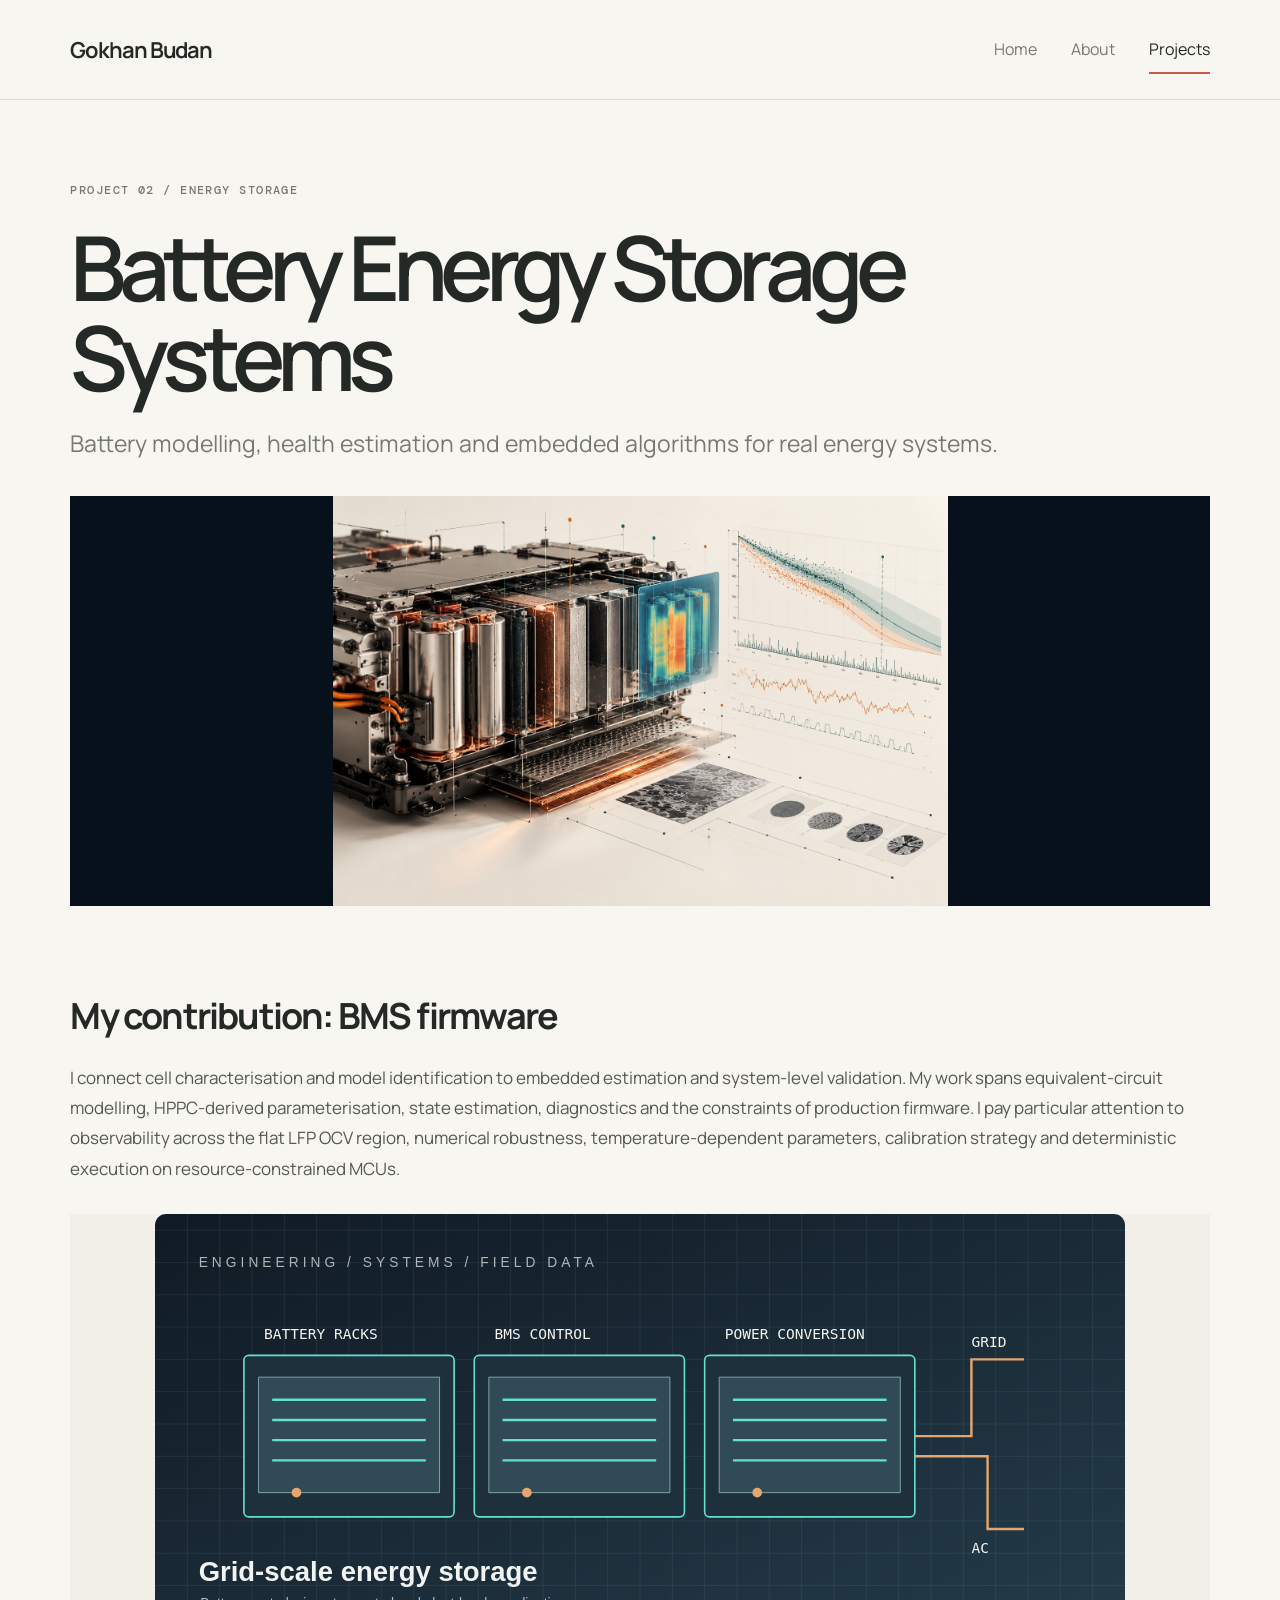
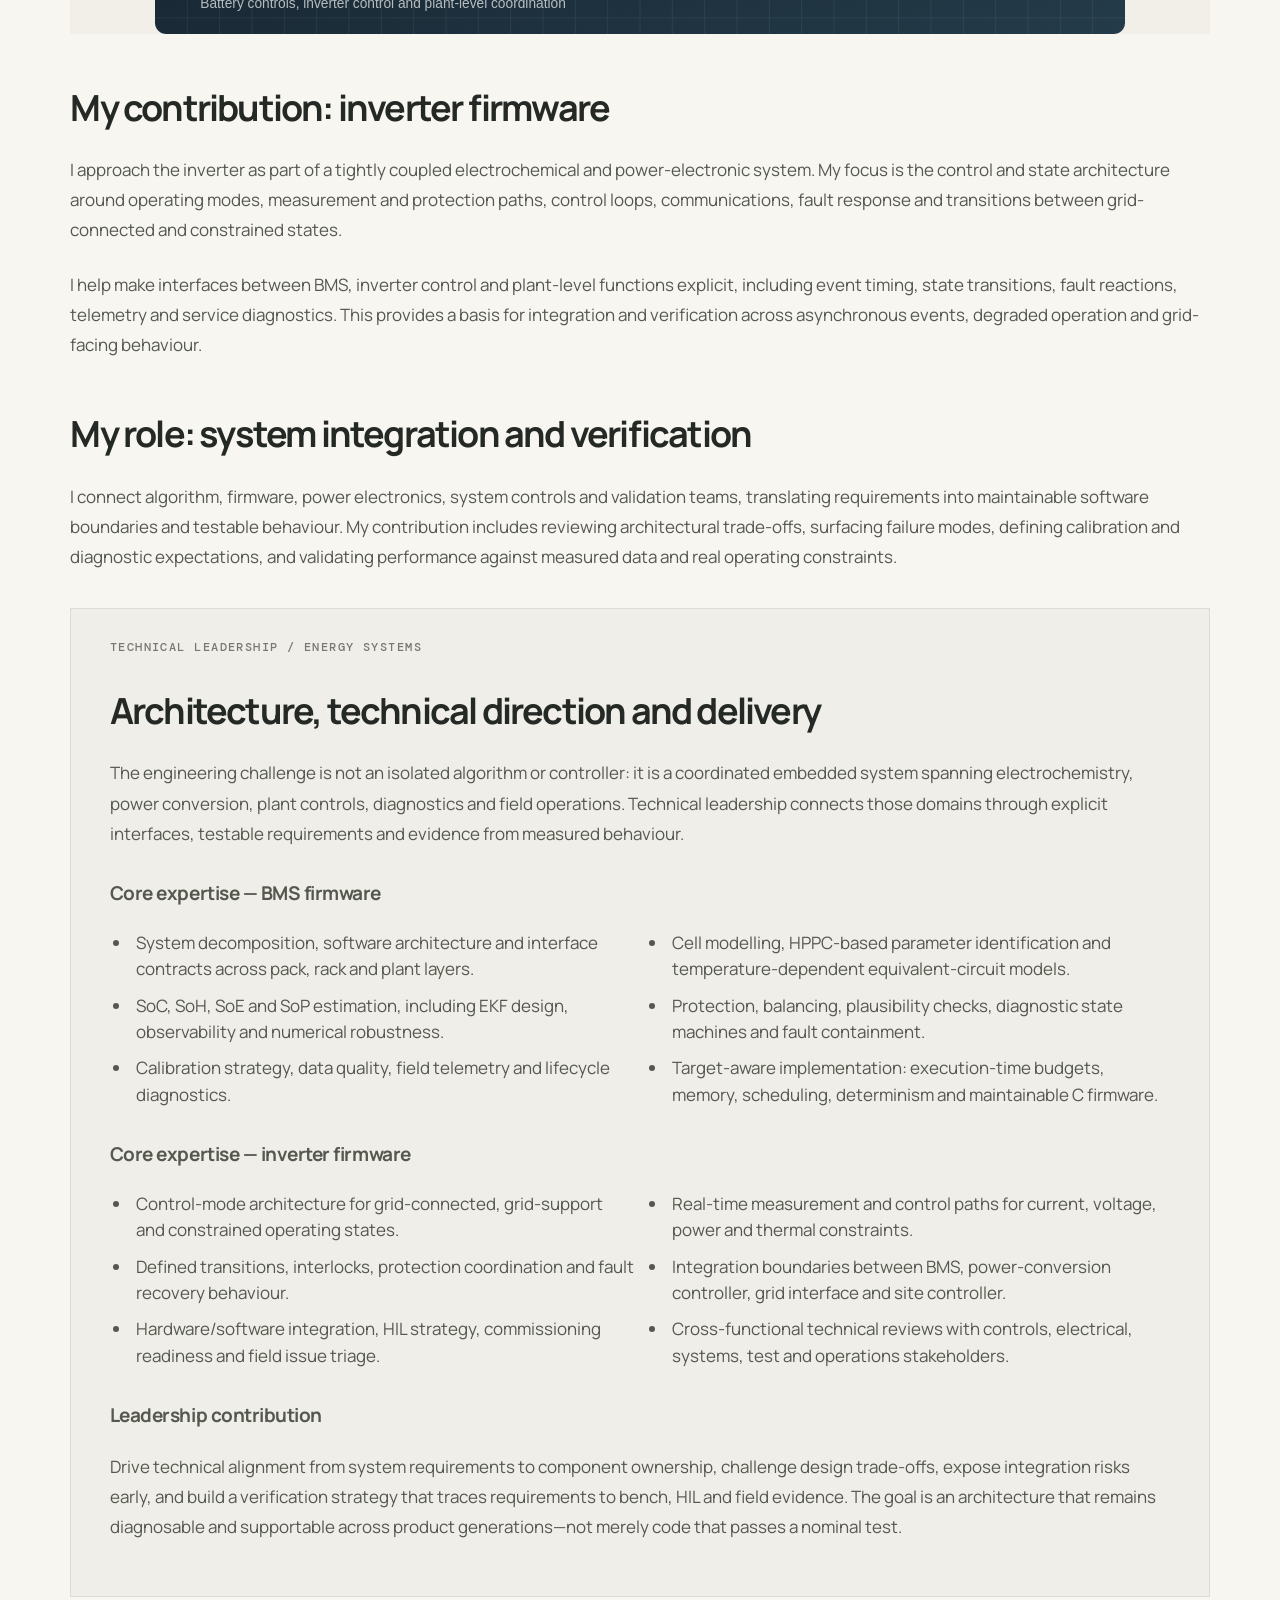
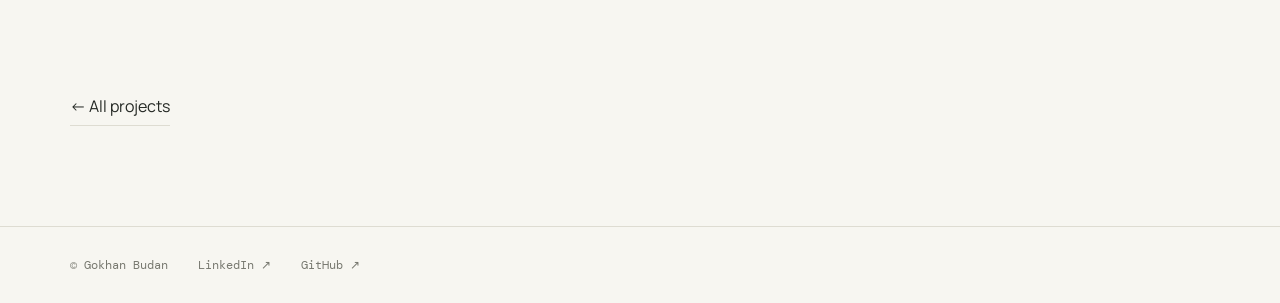
<file: battery.html>
<!doctype html><html lang="en"><head><meta charset="utf-8"><meta name="viewport" content="width=device-width,initial-scale=1"><meta name="description" content="Battery Energy Storage Systems — Gokhan Budan engineering portfolio"><title>Battery Energy Storage Systems — Gokhan Budan</title><link rel="stylesheet" href="styles.css"></head><body><header class="topbar"><a class="wordmark" href="index.html">Gokhan Budan</a><nav><a href="index.html">Home</a><a href="about.html">About</a><a class="current" href="projects.html">Projects</a></nav></header><main class="page project-detail"><div class="page-heading"><p class="kicker">PROJECT 02 / ENERGY STORAGE</p><h1>Battery Energy Storage Systems</h1><p>Battery modelling, health estimation and embedded algorithms for real energy systems.</p></div><img class="photo-hero project-hero-art" src="assets/bess-hero.png" alt="High-resolution battery energy storage installation with technical performance plots"><div class="project-layout"><div class="content-copy"><h2>My contribution: BMS firmware</h2><p>I connect cell characterisation and model identification to embedded estimation and system-level validation. My work spans equivalent-circuit modelling, HPPC-derived parameterisation, state estimation, diagnostics and the constraints of production firmware. I pay particular attention to observability across the flat LFP OCV region, numerical robustness, temperature-dependent parameters, calibration strategy and deterministic execution on resource-constrained MCUs.</p><img class="inline-photo" src="assets/bess-architecture.svg" alt="Grid-scale BESS architecture showing battery racks, BMS control and power conversion"><h2>My contribution: inverter firmware</h2><p>I approach the inverter as part of a tightly coupled electrochemical and power-electronic system. My focus is the control and state architecture around operating modes, measurement and protection paths, control loops, communications, fault response and transitions between grid-connected and constrained states.</p><p>I help make interfaces between BMS, inverter control and plant-level functions explicit, including event timing, state transitions, fault reactions, telemetry and service diagnostics. This provides a basis for integration and verification across asynchronous events, degraded operation and grid-facing behaviour.</p><h2>My role: system integration and verification</h2><p>I connect algorithm, firmware, power electronics, system controls and validation teams, translating requirements into maintainable software boundaries and testable behaviour. My contribution includes reviewing architectural trade-offs, surfacing failure modes, defining calibration and diagnostic expectations, and validating performance against measured data and real operating constraints.</p><section class="expertise-panel"><p class="kicker">TECHNICAL LEADERSHIP / ENERGY SYSTEMS</p><h2>Architecture, technical direction and delivery</h2><p class="leadership-intro">The engineering challenge is not an isolated algorithm or controller: it is a coordinated embedded system spanning electrochemistry, power conversion, plant controls, diagnostics and field operations. Technical leadership connects those domains through explicit interfaces, testable requirements and evidence from measured behaviour.</p><h3>Core expertise — BMS firmware</h3><ul><li>System decomposition, software architecture and interface contracts across pack, rack and plant layers.</li><li>Cell modelling, HPPC-based parameter identification and temperature-dependent equivalent-circuit models.</li><li>SoC, SoH, SoE and SoP estimation, including EKF design, observability and numerical robustness.</li><li>Protection, balancing, plausibility checks, diagnostic state machines and fault containment.</li><li>Calibration strategy, data quality, field telemetry and lifecycle diagnostics.</li><li>Target-aware implementation: execution-time budgets, memory, scheduling, determinism and maintainable C firmware.</li></ul><h3>Core expertise — inverter firmware</h3><ul><li>Control-mode architecture for grid-connected, grid-support and constrained operating states.</li><li>Real-time measurement and control paths for current, voltage, power and thermal constraints.</li><li>Defined transitions, interlocks, protection coordination and fault recovery behaviour.</li><li>Integration boundaries between BMS, power-conversion controller, grid interface and site controller.</li><li>Hardware/software integration, HIL strategy, commissioning readiness and field issue triage.</li><li>Cross-functional technical reviews with controls, electrical, systems, test and operations stakeholders.</li></ul><h3>Leadership contribution</h3><p>Drive technical alignment from system requirements to component ownership, challenge design trade-offs, expose integration risks early, and build a verification strategy that traces requirements to bench, HIL and field evidence. The goal is an architecture that remains diagnosable and supportable across product generations—not merely code that passes a nominal test.</p></section></div></div><a class="back-link" href="projects.html">← All projects</a></main><footer><span>© Gokhan Budan</span><a href="https://www.linkedin.com/in/dr-gokhan-budan-6365ab5b">LinkedIn ↗</a><a href="https://github.com/gokhan-budan">GitHub ↗</a></footer></body></html>
</file>
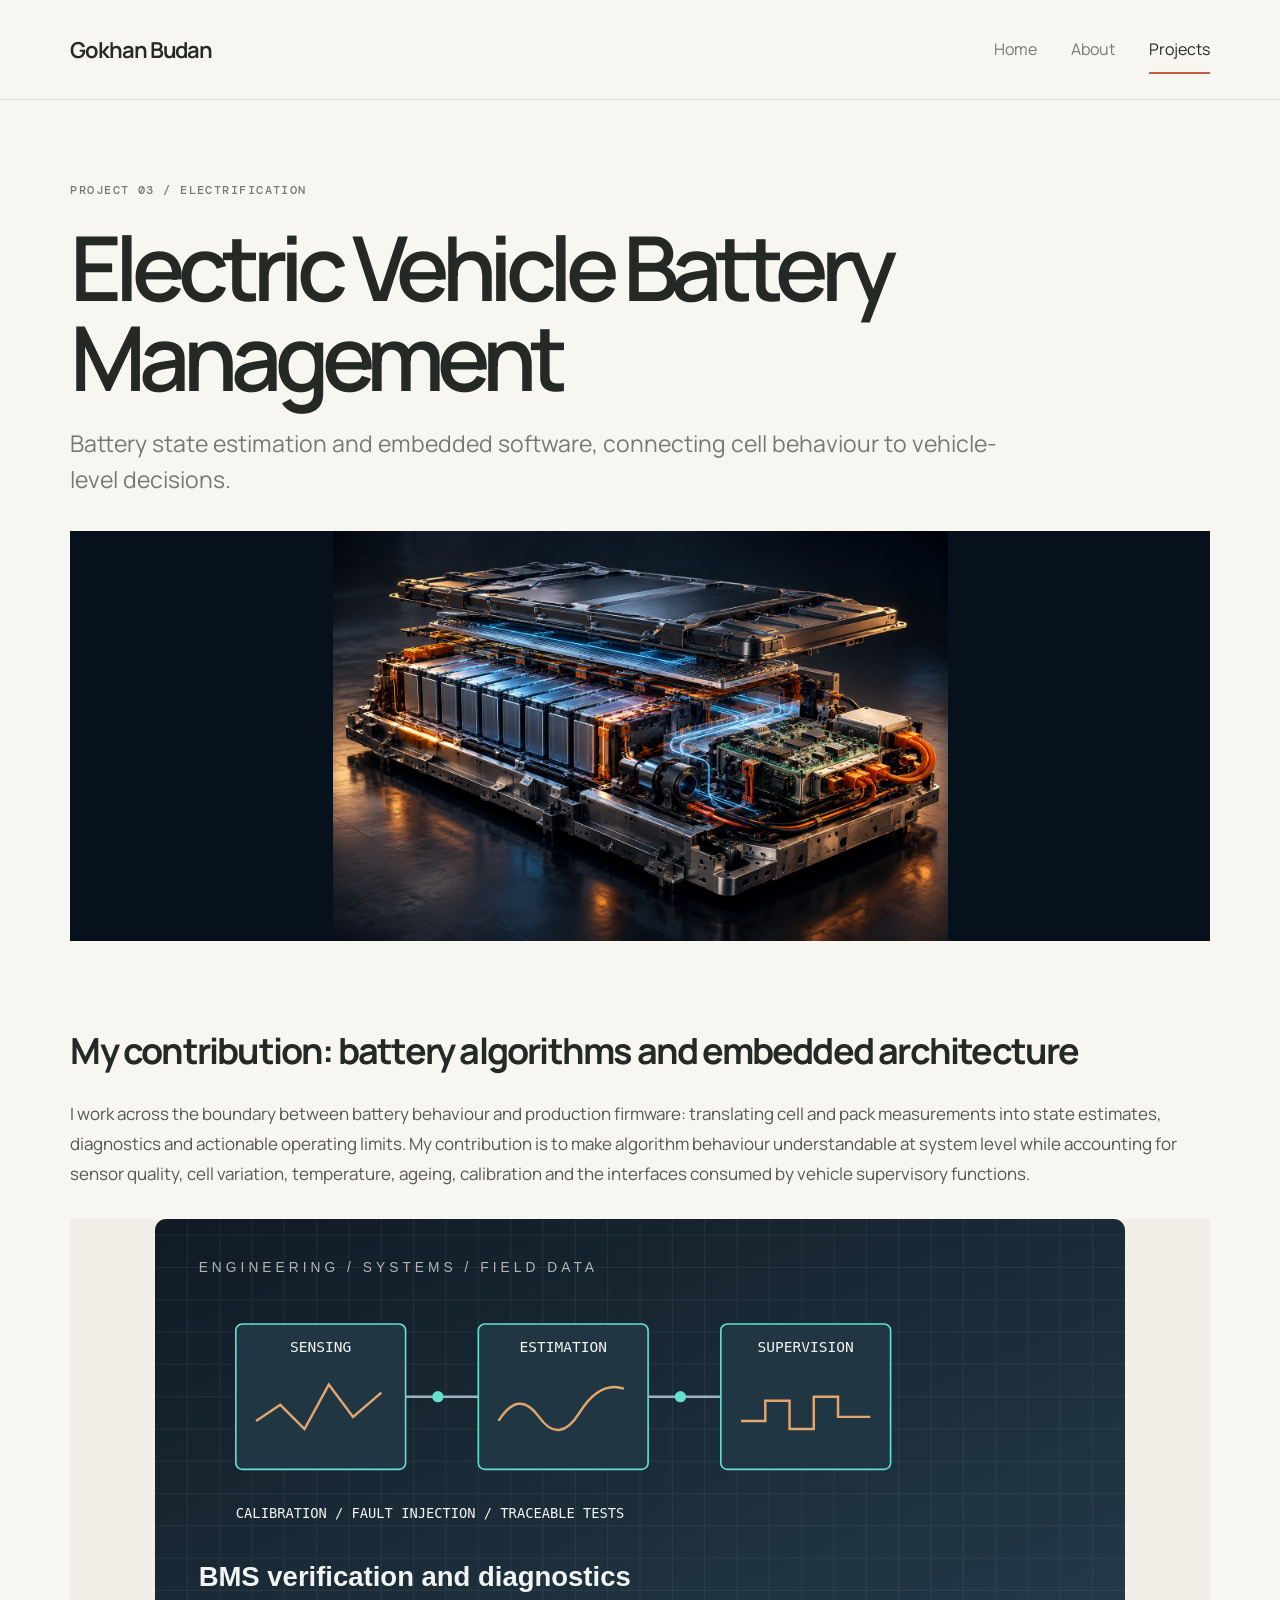
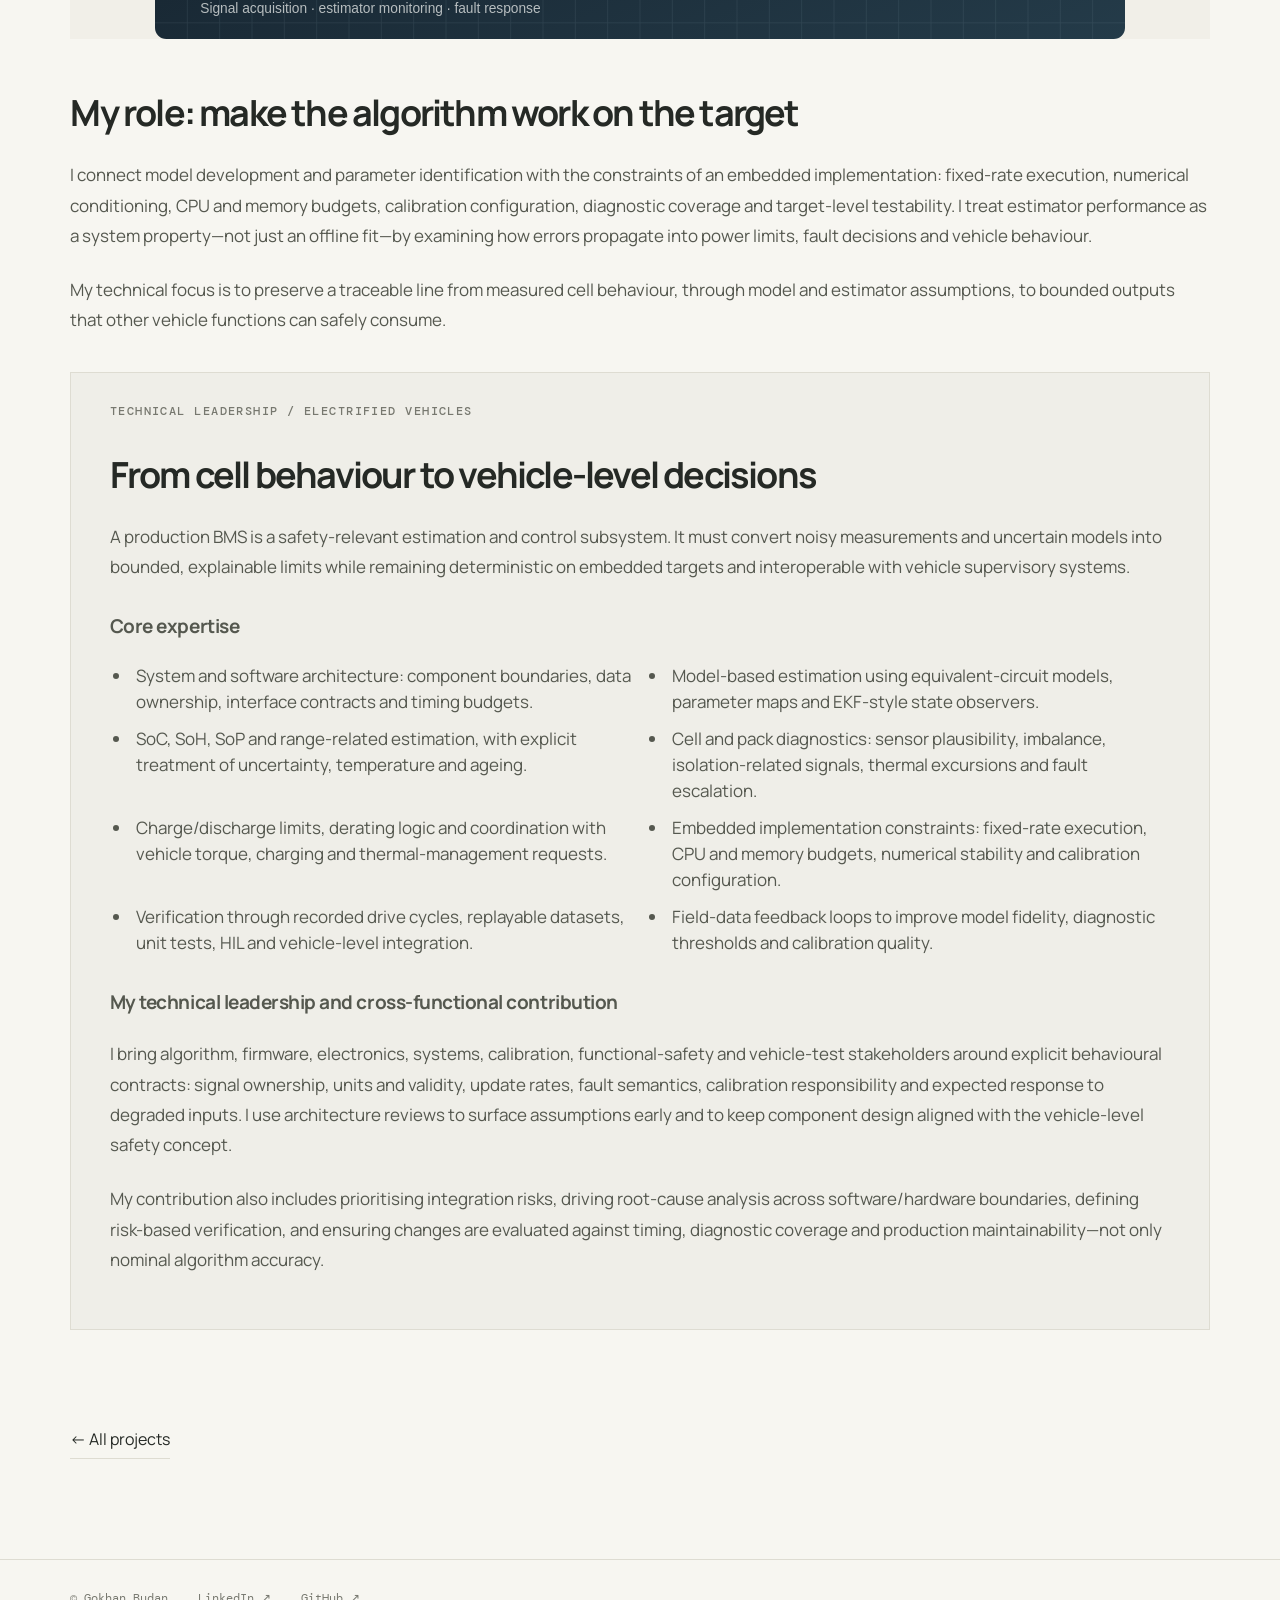
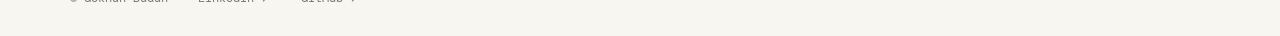
<file: ev-battery.html>
<!doctype html><html lang="en"><head><meta charset="utf-8"><meta name="viewport" content="width=device-width,initial-scale=1"><meta name="description" content="Electric Vehicle Battery Management — Gokhan Budan engineering portfolio"><title>Electric Vehicle Battery Management — Gokhan Budan</title><link rel="stylesheet" href="styles.css"></head><body><header class="topbar"><a class="wordmark" href="index.html">Gokhan Budan</a><nav><a href="index.html">Home</a><a href="about.html">About</a><a class="current" href="projects.html">Projects</a></nav></header><main class="page project-detail"><div class="page-heading"><p class="kicker">PROJECT 03 / ELECTRIFICATION</p><h1>Electric Vehicle Battery Management</h1><p>Battery state estimation and embedded software, connecting cell behaviour to vehicle-level decisions.</p></div><img class="photo-hero project-hero-art" src="assets/ev-bms-hero-patent-style.jpg" alt="Photorealistic exploded view of an electric vehicle battery pack, cell modules, busbars, cooling plates and battery management electronics"><div class="project-layout"><div class="content-copy"><h2>My contribution: battery algorithms and embedded architecture</h2><p>I work across the boundary between battery behaviour and production firmware: translating cell and pack measurements into state estimates, diagnostics and actionable operating limits. My contribution is to make algorithm behaviour understandable at system level while accounting for sensor quality, cell variation, temperature, ageing, calibration and the interfaces consumed by vehicle supervisory functions.</p><img class="inline-photo" src="assets/ev-bms-validation.svg" alt="BMS verification and diagnostics workflow"><h2>My role: make the algorithm work on the target</h2><p>I connect model development and parameter identification with the constraints of an embedded implementation: fixed-rate execution, numerical conditioning, CPU and memory budgets, calibration configuration, diagnostic coverage and target-level testability. I treat estimator performance as a system property—not just an offline fit—by examining how errors propagate into power limits, fault decisions and vehicle behaviour.</p><p>My technical focus is to preserve a traceable line from measured cell behaviour, through model and estimator assumptions, to bounded outputs that other vehicle functions can safely consume.</p><section class="expertise-panel"><p class="kicker">TECHNICAL LEADERSHIP / ELECTRIFIED VEHICLES</p><h2>From cell behaviour to vehicle-level decisions</h2><p class="leadership-intro">A production BMS is a safety-relevant estimation and control subsystem. It must convert noisy measurements and uncertain models into bounded, explainable limits while remaining deterministic on embedded targets and interoperable with vehicle supervisory systems.</p><h3>Core expertise</h3><ul><li>System and software architecture: component boundaries, data ownership, interface contracts and timing budgets.</li><li>Model-based estimation using equivalent-circuit models, parameter maps and EKF-style state observers.</li><li>SoC, SoH, SoP and range-related estimation, with explicit treatment of uncertainty, temperature and ageing.</li><li>Cell and pack diagnostics: sensor plausibility, imbalance, isolation-related signals, thermal excursions and fault escalation.</li><li>Charge/discharge limits, derating logic and coordination with vehicle torque, charging and thermal-management requests.</li><li>Embedded implementation constraints: fixed-rate execution, CPU and memory budgets, numerical stability and calibration configuration.</li><li>Verification through recorded drive cycles, replayable datasets, unit tests, HIL and vehicle-level integration.</li><li>Field-data feedback loops to improve model fidelity, diagnostic thresholds and calibration quality.</li></ul><h3>My technical leadership and cross-functional contribution</h3><p>I bring algorithm, firmware, electronics, systems, calibration, functional-safety and vehicle-test stakeholders around explicit behavioural contracts: signal ownership, units and validity, update rates, fault semantics, calibration responsibility and expected response to degraded inputs. I use architecture reviews to surface assumptions early and to keep component design aligned with the vehicle-level safety concept.</p><p>My contribution also includes prioritising integration risks, driving root-cause analysis across software/hardware boundaries, defining risk-based verification, and ensuring changes are evaluated against timing, diagnostic coverage and production maintainability—not only nominal algorithm accuracy.</p></section></div></div><a class="back-link" href="projects.html">← All projects</a></main><footer><span>© Gokhan Budan</span><a href="https://www.linkedin.com/in/dr-gokhan-budan-6365ab5b">LinkedIn ↗</a><a href="https://github.com/gokhan-budan">GitHub ↗</a></footer></body></html>
</file>
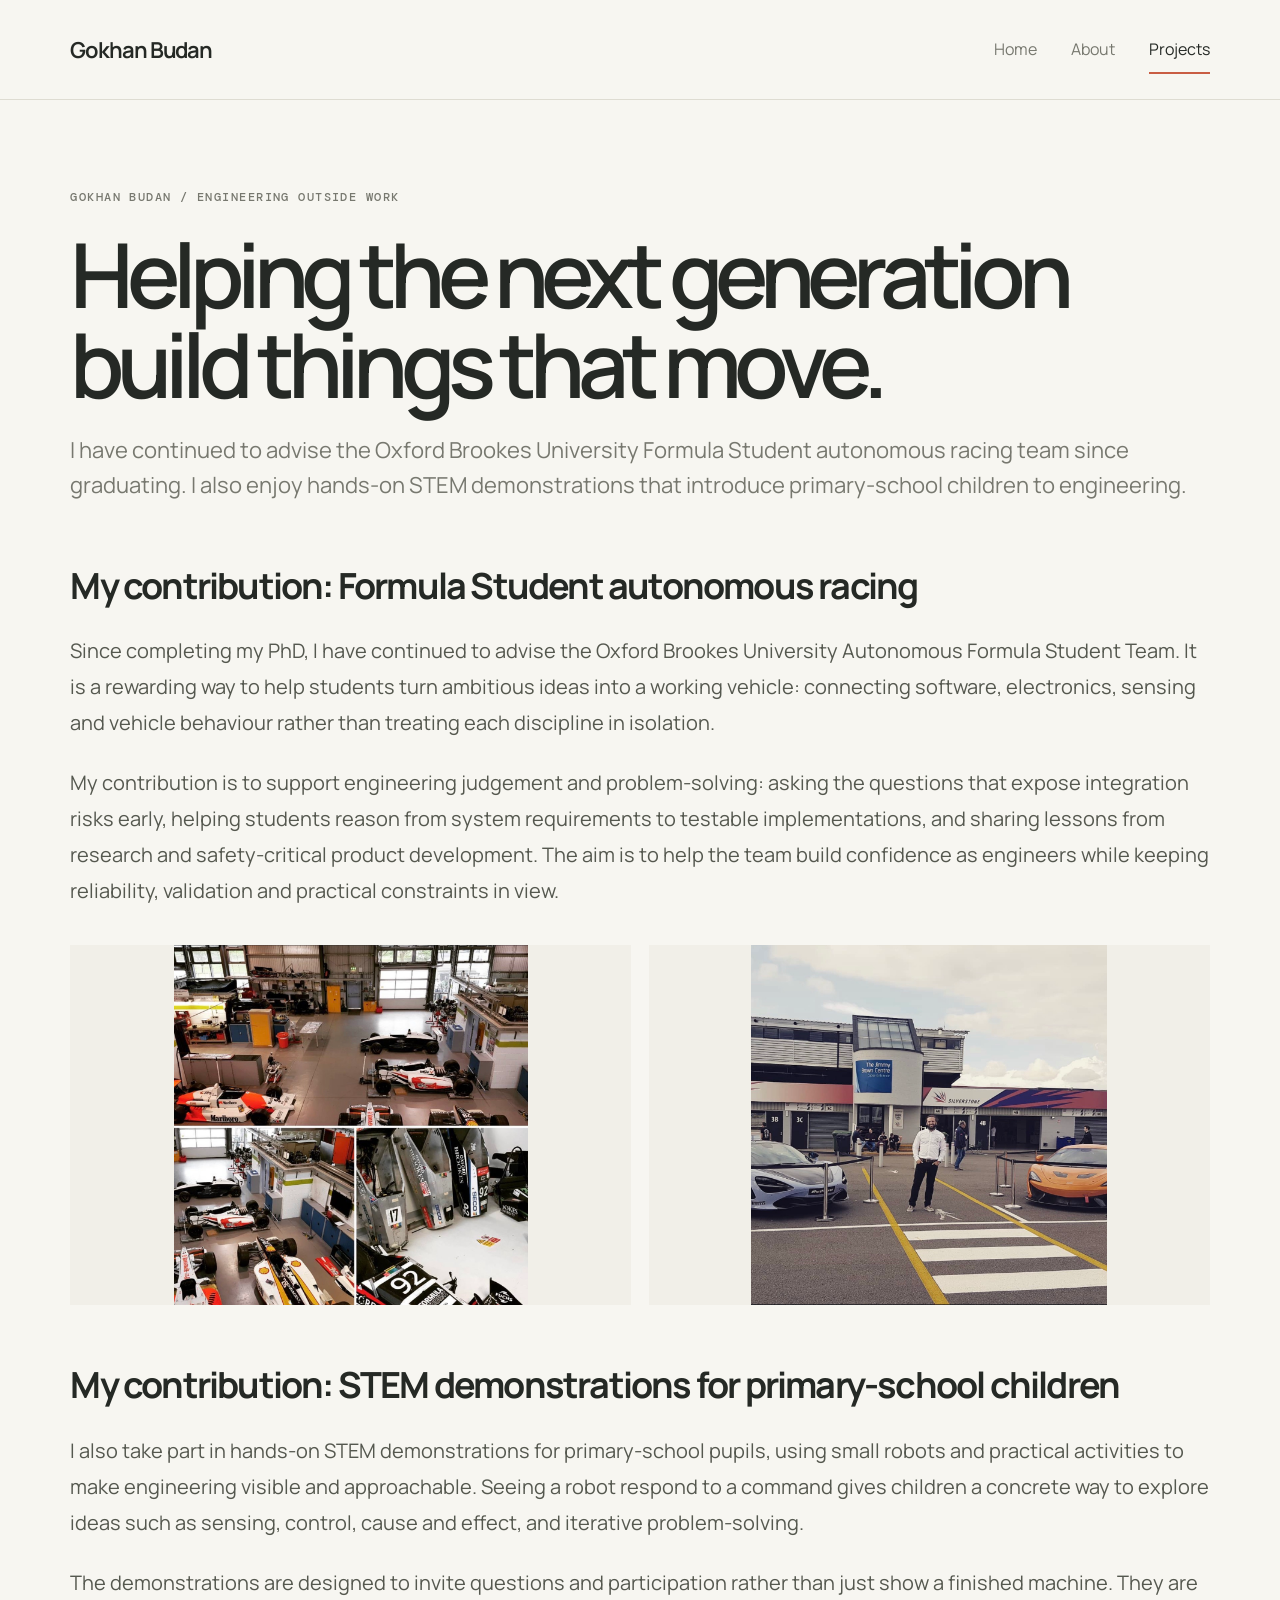
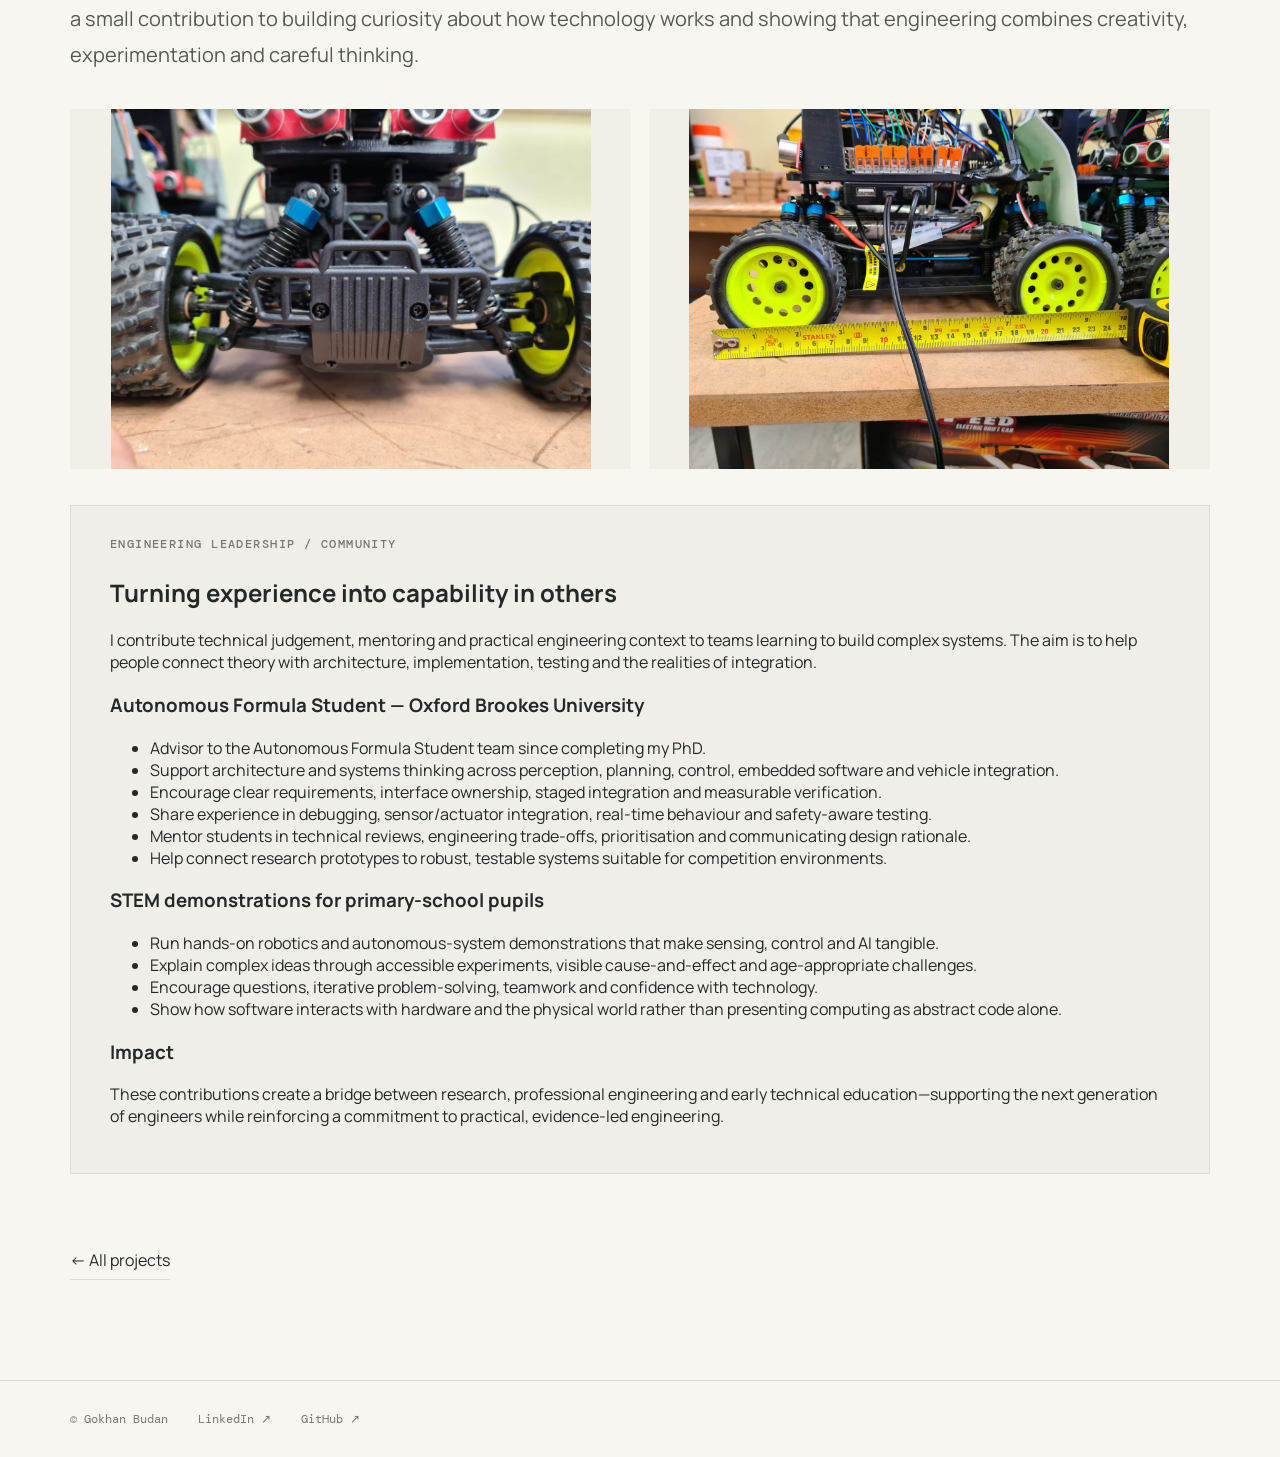
<file: outside-work.html>
<!doctype html><html lang="en"><head><meta charset="utf-8"><meta name="viewport" content="width=device-width,initial-scale=1"><title>Engineering outside work — Gokhan Budan</title><link rel="stylesheet" href="styles.css"></head><body><header class="topbar"><a class="wordmark" href="index.html">Gokhan Budan</a><nav><a href="index.html">Home</a><a href="about.html">About</a><a class="current" href="projects.html">Projects</a></nav></header><main class="page"><div class="page-heading"><p class="kicker">GOKHAN BUDAN / ENGINEERING OUTSIDE WORK</p><h1>Helping the next generation build things that move.</h1><p>I have continued to advise the Oxford Brookes University Formula Student autonomous racing team since graduating. I also enjoy hands-on STEM demonstrations that introduce primary-school children to engineering.</p></div><div class="content-copy outside-copy"><h2>My contribution: Formula Student autonomous racing</h2><p>Since completing my PhD, I have continued to advise the Oxford Brookes University Autonomous Formula Student Team. It is a rewarding way to help students turn ambitious ideas into a working vehicle: connecting software, electronics, sensing and vehicle behaviour rather than treating each discipline in isolation.</p><p>My contribution is to support engineering judgement and problem-solving: asking the questions that expose integration risks early, helping students reason from system requirements to testable implementations, and sharing lessons from research and safety-critical product development. The aim is to help the team build confidence as engineers while keeping reliability, validation and practical constraints in view.</p></div><div class="photo-grid"><img src="assets/formula-workshop.jpeg" alt="Formula Student team working on the vehicle in the workshop"><img src="assets/formula-silverstone.jpeg" alt="Formula Student vehicle at Silverstone"></div><div class="content-copy outside-copy"><h2>My contribution: STEM demonstrations for primary-school children</h2><p>I also take part in hands-on STEM demonstrations for primary-school pupils, using small robots and practical activities to make engineering visible and approachable. Seeing a robot respond to a command gives children a concrete way to explore ideas such as sensing, control, cause and effect, and iterative problem-solving.</p><p>The demonstrations are designed to invite questions and participation rather than just show a finished machine. They are a small contribution to building curiosity about how technology works and showing that engineering combines creativity, experimentation and careful thinking.</p></div><div class="photo-grid"><img src="assets/robot-front.jpeg" alt="Small autonomous robot used in a STEM demonstration"><img src="assets/robot-scale.jpeg" alt="Scaled robotic vehicle used to explain sensing and control"></div><section class="expertise-panel"><p class="kicker">ENGINEERING LEADERSHIP / COMMUNITY</p><h2>Turning experience into capability in others</h2><p class="leadership-intro">I contribute technical judgement, mentoring and practical engineering context to teams learning to build complex systems. The aim is to help people connect theory with architecture, implementation, testing and the realities of integration.</p><h3>Autonomous Formula Student — Oxford Brookes University</h3><ul><li>Advisor to the Autonomous Formula Student team since completing my PhD.</li><li>Support architecture and systems thinking across perception, planning, control, embedded software and vehicle integration.</li><li>Encourage clear requirements, interface ownership, staged integration and measurable verification.</li><li>Share experience in debugging, sensor/actuator integration, real-time behaviour and safety-aware testing.</li><li>Mentor students in technical reviews, engineering trade-offs, prioritisation and communicating design rationale.</li><li>Help connect research prototypes to robust, testable systems suitable for competition environments.</li></ul><h3>STEM demonstrations for primary-school pupils</h3><ul><li>Run hands-on robotics and autonomous-system demonstrations that make sensing, control and AI tangible.</li><li>Explain complex ideas through accessible experiments, visible cause-and-effect and age-appropriate challenges.</li><li>Encourage questions, iterative problem-solving, teamwork and confidence with technology.</li><li>Show how software interacts with hardware and the physical world rather than presenting computing as abstract code alone.</li></ul><h3>Impact</h3><p>These contributions create a bridge between research, professional engineering and early technical education—supporting the next generation of engineers while reinforcing a commitment to practical, evidence-led engineering.</p></section><a class="back-link" href="projects.html">← All projects</a></main><footer><span>© Gokhan Budan</span><a href="https://www.linkedin.com/in/dr-gokhan-budan-6365ab5b">LinkedIn ↗</a><a href="https://github.com/gokhan-budan">GitHub ↗</a></footer></body></html>
</file>
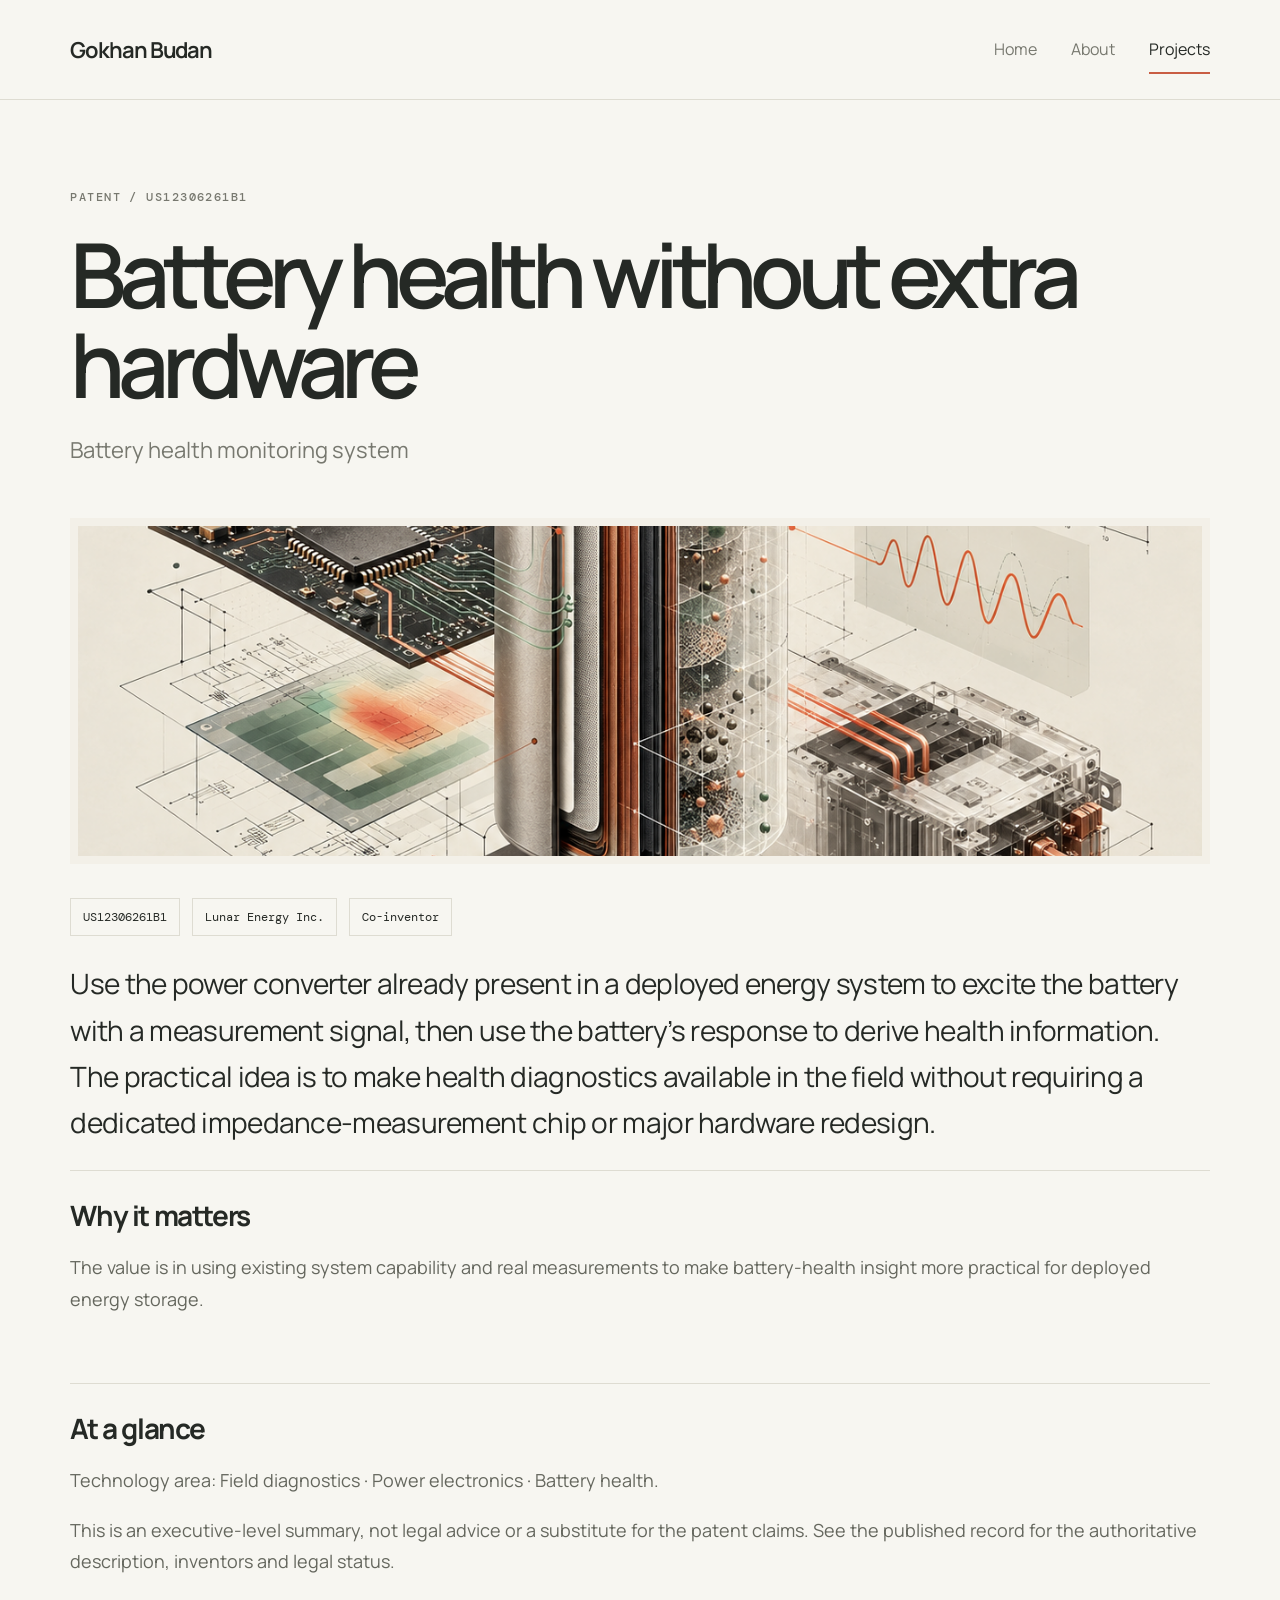
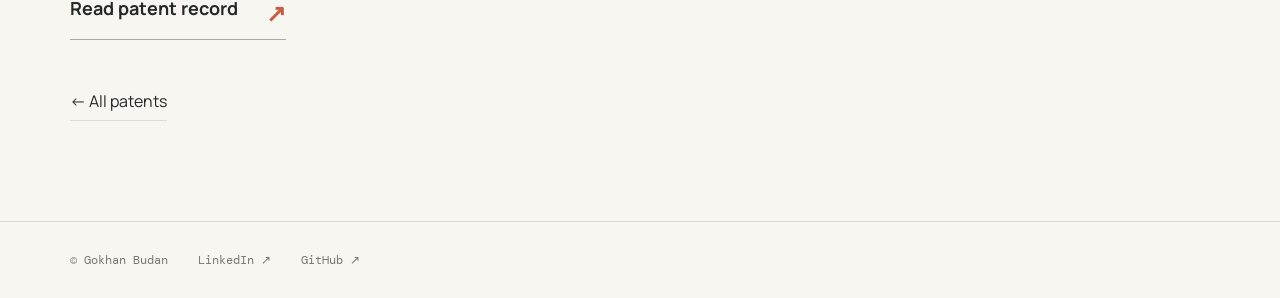
<file: patent-1.html>
<!doctype html><html lang="en"><head><meta charset="utf-8"><meta name="viewport" content="width=device-width,initial-scale=1"><title>Battery health without extra hardware — Gokhan Budan</title><link rel="stylesheet" href="styles.css"></head><body><header class="topbar"><a class="wordmark" href="index.html">Gokhan Budan</a><nav><a href="index.html">Home</a><a href="about.html">About</a><a class="current" href="projects.html">Projects</a></nav></header><main class="page patent-page"><div class="page-heading"><p class="kicker">PATENT / US12306261B1</p><h1>Battery health without extra hardware</h1><p>Battery health monitoring system</p></div><div class="patent-art"><img src="assets/patent-battery-visual.png" alt="Generated technical visual illustrating battery diagnostics, cell internals and data analysis"></div><div class="patent-meta"><span>US12306261B1</span><span>Lunar Energy Inc.</span><span>Co-inventor</span></div>
 <div class="patent-summary">Use the power converter already present in a deployed energy system to excite the battery with a measurement signal, then use the battery’s response to derive health information. The practical idea is to make health diagnostics available in the field without requiring a dedicated impedance-measurement chip or major hardware redesign.</div>
 <div class="patent-section"><h2>Why it matters</h2><p>The value is in using existing system capability and real measurements to make battery-health insight more practical for deployed energy storage.</p></div>
 <div class="patent-section"><h2>At a glance</h2><p>Technology area: Field diagnostics · Power electronics · Battery health.</p><p>This is an executive-level summary, not legal advice or a substitute for the patent claims. See the published record for the authoritative description, inventors and legal status.</p><a class="arrow-link" href="https://patents.google.com/patent/US12306261B1/en" target="_blank" rel="noreferrer">Read patent record <span>↗</span></a></div><a class="back-link" href="patents.html">← All patents</a></main><footer><span>© Gokhan Budan</span><a href="https://www.linkedin.com/in/dr-gokhan-budan-6365ab5b">LinkedIn ↗</a><a href="https://github.com/gokhan-budan">GitHub ↗</a></footer></body></html>
</file>
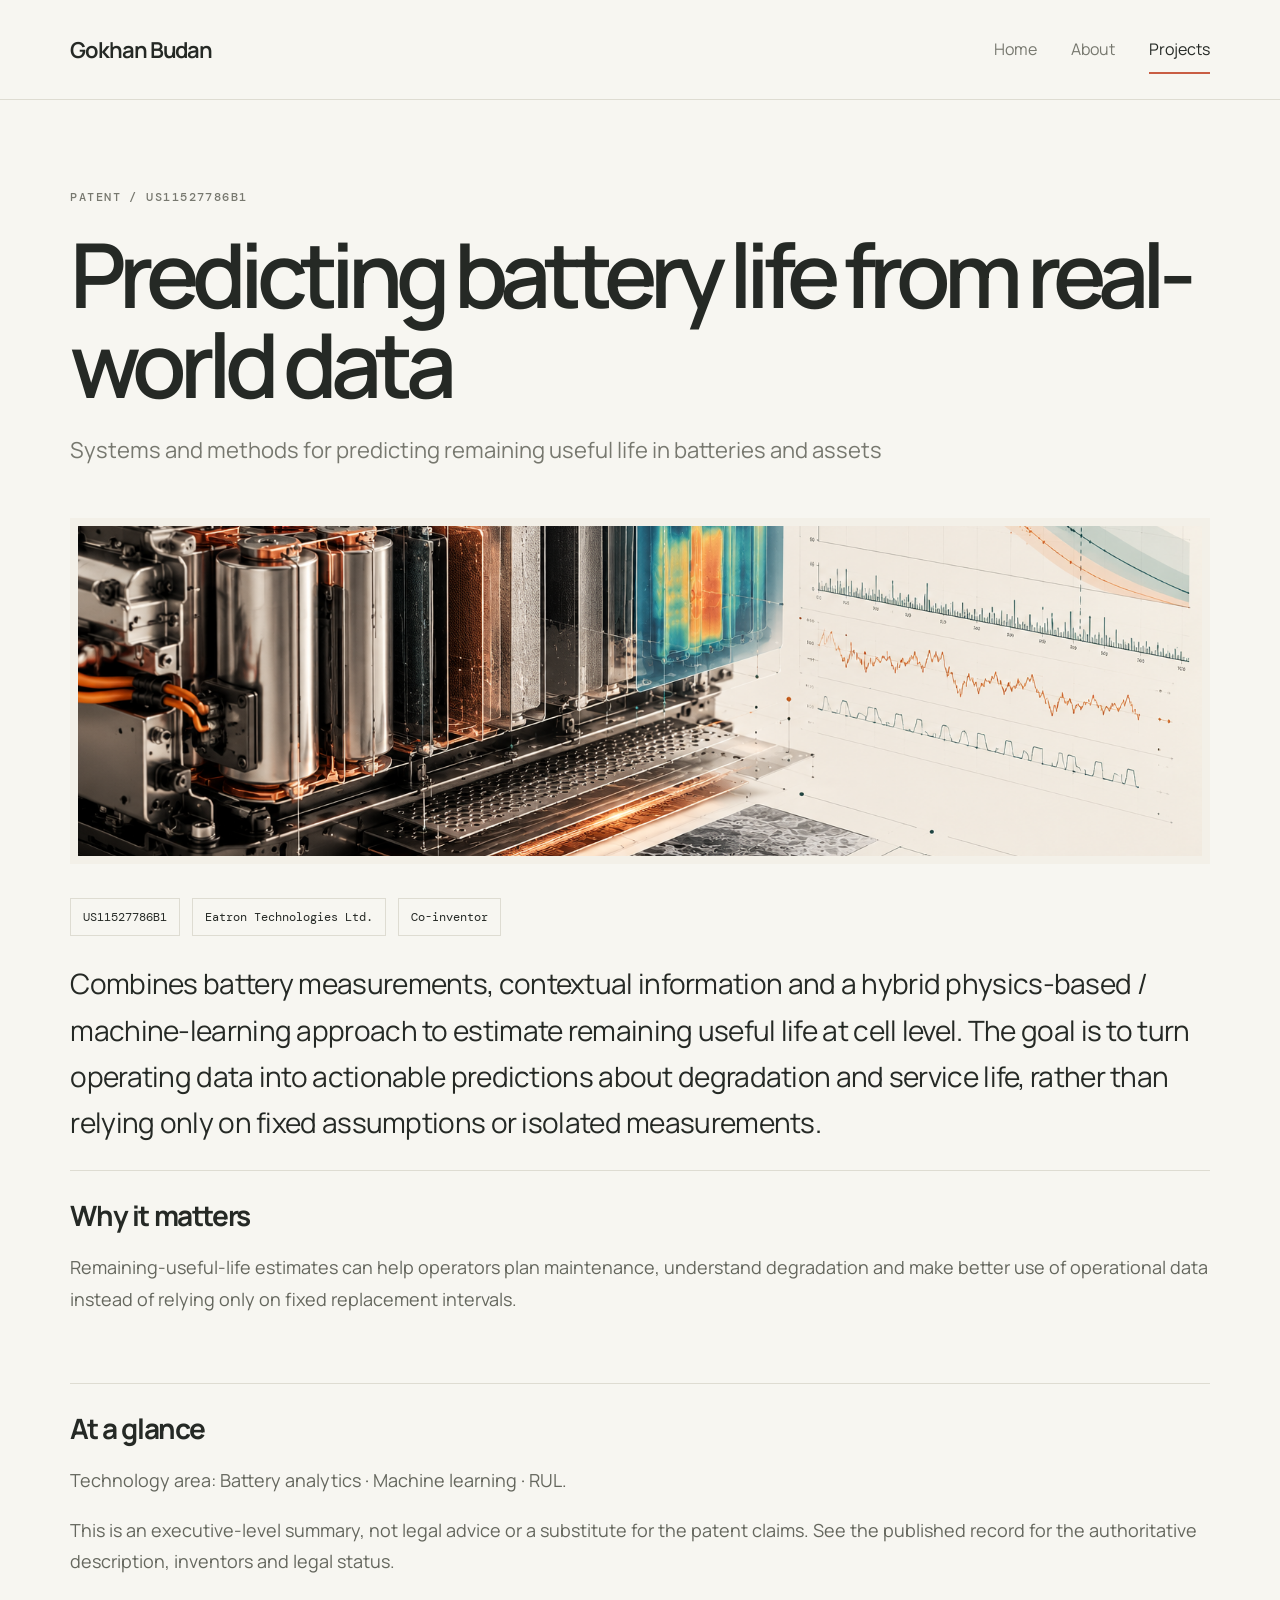
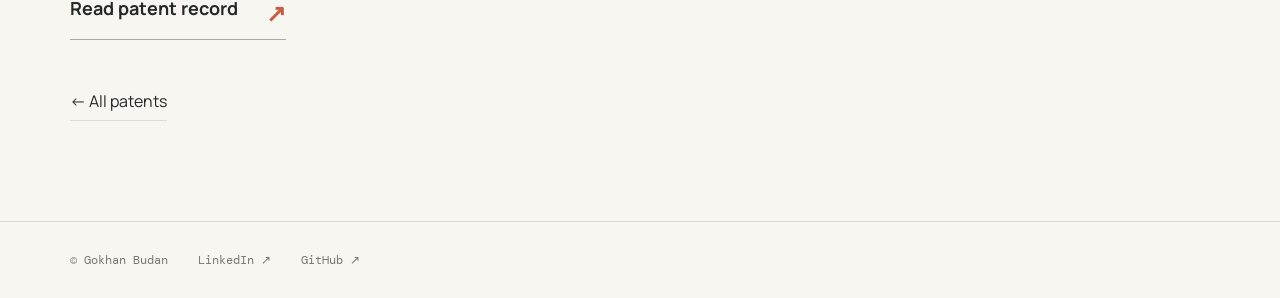
<file: patent-2.html>
<!doctype html><html lang="en"><head><meta charset="utf-8"><meta name="viewport" content="width=device-width,initial-scale=1"><title>Predicting battery life from real-world data — Gokhan Budan</title><link rel="stylesheet" href="styles.css"></head><body><header class="topbar"><a class="wordmark" href="index.html">Gokhan Budan</a><nav><a href="index.html">Home</a><a href="about.html">About</a><a class="current" href="projects.html">Projects</a></nav></header><main class="page patent-page"><div class="page-heading"><p class="kicker">PATENT / US11527786B1</p><h1>Predicting battery life from real-world data</h1><p>Systems and methods for predicting remaining useful life in batteries and assets</p></div><div class="patent-art"><img src="assets/patent-rul-visual.png" alt="Remaining useful life prediction visual showing battery hardware, degradation trajectories and health forecasts"></div><div class="patent-art patent-art-abstract" hidden><svg viewBox="0 0 1000 330" role="img" aria-label="Battery degradation curve and remaining useful life forecast"><g fill="none" stroke="#dedcd2" stroke-width="2"><path d="M80 45V265H930"/><path d="M80 95H930M80 145H930M80 195H930" stroke-dasharray="5 8"/></g><path d="M105 72C180 78 230 100 300 118S420 148 490 170" fill="none" stroke="#c95d43" stroke-width="5"/><path d="M490 170C600 193 705 220 900 250" fill="none" stroke="#536b4b" stroke-width="5" stroke-dasharray="10 8"/><path d="M490 170L490 265" stroke="#77786f" stroke-width="2" stroke-dasharray="5 7"/><circle cx="490" cy="170" r="9" fill="#c95d43"/><circle cx="900" cy="250" r="9" fill="#536b4b"/><g fill="#292d2b" font-family="monospace" font-size="18"><text x="85" y="28">MEASURED DEGRADATION</text><text x="530" y="135">PREDICTED TRAJECTORY</text><text x="735" y="300">END-OF-LIFE ESTIMATE</text></g></svg></div><div class="patent-meta"><span>US11527786B1</span><span>Eatron Technologies Ltd.</span><span>Co-inventor</span></div>
 <div class="patent-summary">Combines battery measurements, contextual information and a hybrid physics-based / machine-learning approach to estimate remaining useful life at cell level. The goal is to turn operating data into actionable predictions about degradation and service life, rather than relying only on fixed assumptions or isolated measurements.</div>
 <div class="patent-section"><h2>Why it matters</h2><p>Remaining-useful-life estimates can help operators plan maintenance, understand degradation and make better use of operational data instead of relying only on fixed replacement intervals.</p></div>
 <div class="patent-section"><h2>At a glance</h2><p>Technology area: Battery analytics · Machine learning · RUL.</p><p>This is an executive-level summary, not legal advice or a substitute for the patent claims. See the published record for the authoritative description, inventors and legal status.</p><a class="arrow-link" href="https://patents.google.com/patent/US11527786B1/en" target="_blank" rel="noreferrer">Read patent record <span>↗</span></a></div><a class="back-link" href="patents.html">← All patents</a></main><footer><span>© Gokhan Budan</span><a href="https://www.linkedin.com/in/dr-gokhan-budan-6365ab5b">LinkedIn ↗</a><a href="https://github.com/gokhan-budan">GitHub ↗</a></footer></body></html>
</file>
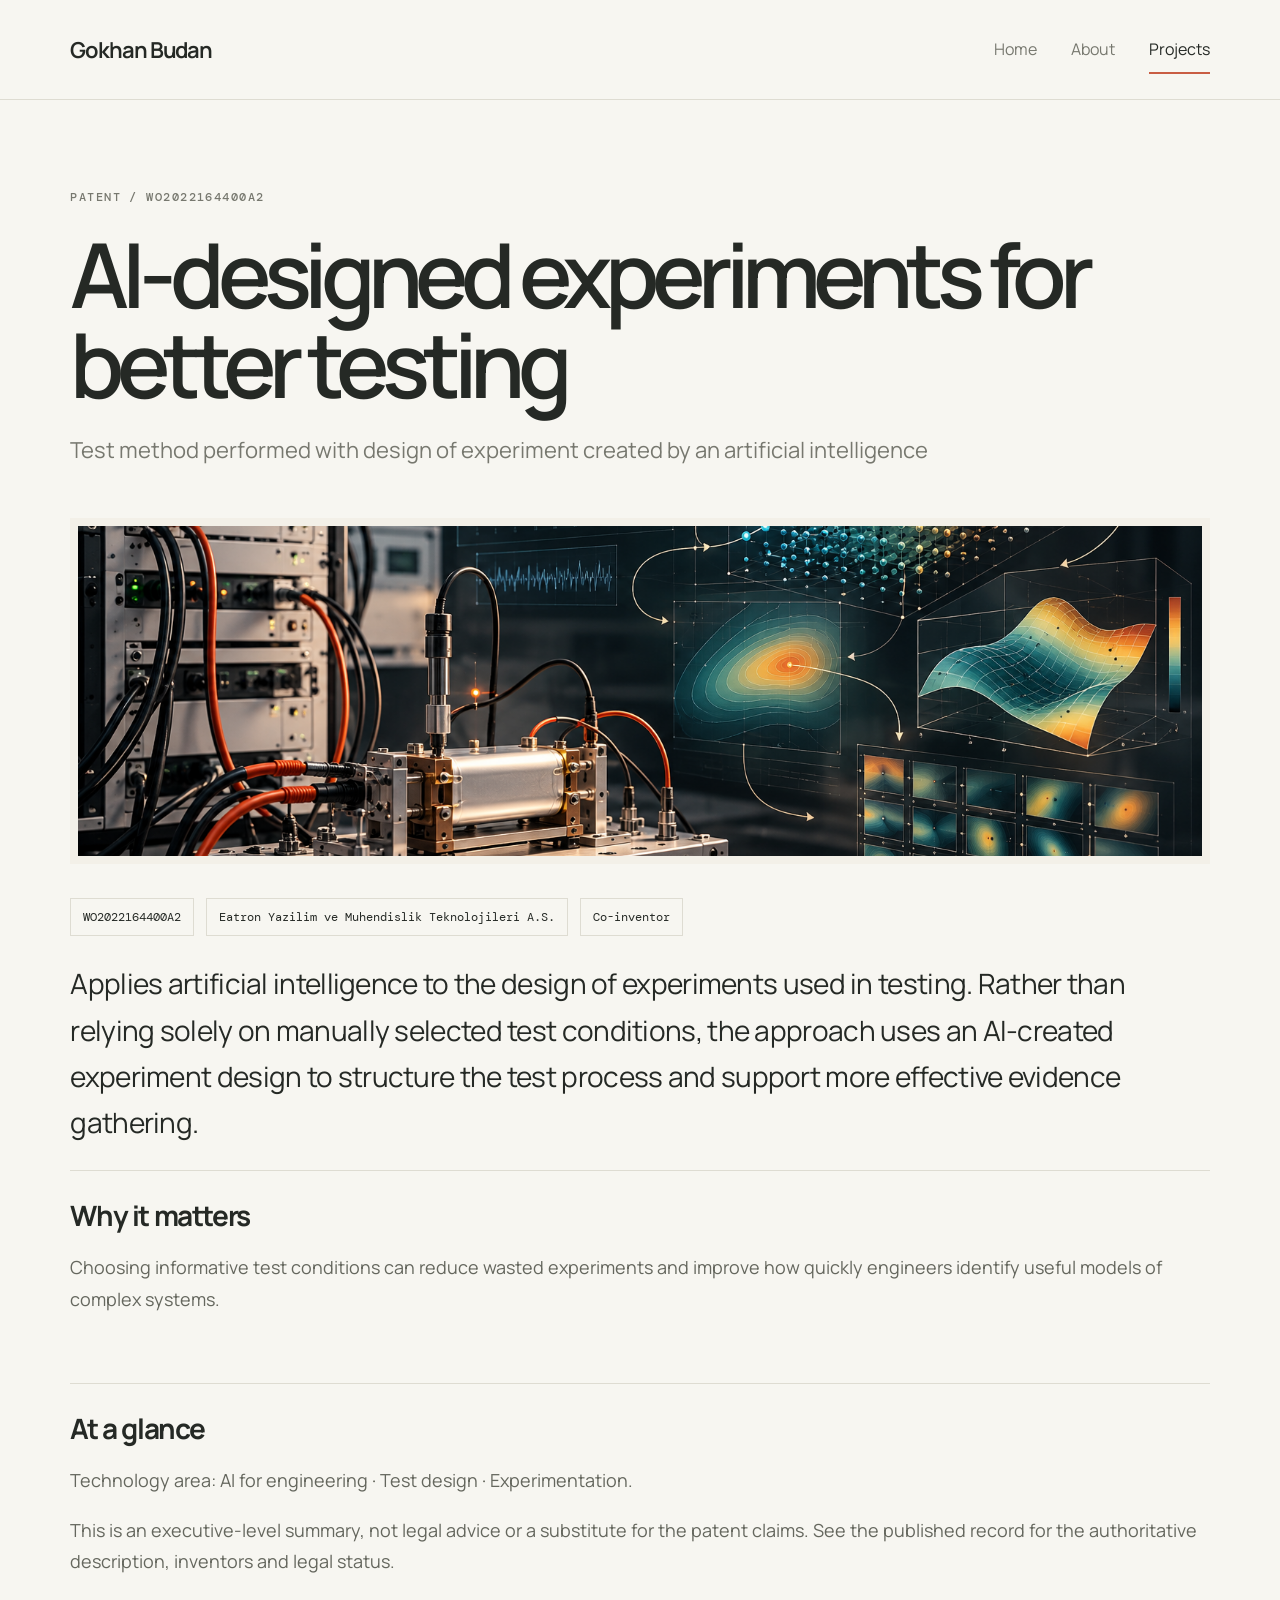
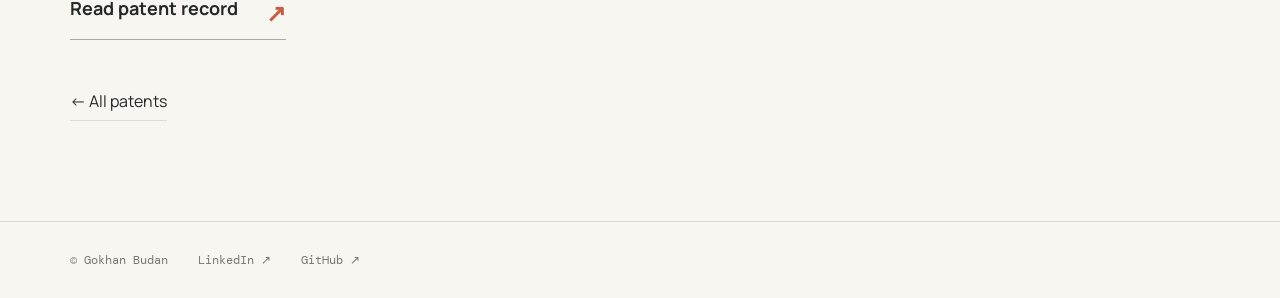
<file: patent-3.html>
<!doctype html><html lang="en"><head><meta charset="utf-8"><meta name="viewport" content="width=device-width,initial-scale=1"><title>AI-designed experiments for better testing — Gokhan Budan</title><link rel="stylesheet" href="styles.css"></head><body><header class="topbar"><a class="wordmark" href="index.html">Gokhan Budan</a><nav><a href="index.html">Home</a><a href="about.html">About</a><a class="current" href="projects.html">Projects</a></nav></header><main class="page patent-page"><div class="page-heading"><p class="kicker">PATENT / WO2022164400A2</p><h1>AI-designed experiments for better testing</h1><p>Test method performed with design of experiment created by an artificial intelligence</p></div><div class="patent-art"><img src="assets/patent-experiment-visual.png" alt="Experimental test rig with AI-generated parameter space, response surfaces and test optimisation visualisations"></div><div class="patent-art patent-art-abstract" hidden><svg viewBox="0 0 1000 330" role="img" aria-label="AI-driven experimental design selecting test conditions and learning from results"><g stroke="#77786f" stroke-width="2" fill="none"><path d="M210 160H355M495 160H640M780 160H890"/><path d="M345 150l10 10-10 10M630 150l10 10-10 10M880 150l10 10-10 10"/></g><rect x="55" y="95" width="155" height="130" rx="10" fill="#d8e5b7" stroke="#536b4b" stroke-width="3"/><rect x="355" y="75" width="140" height="170" rx="10" fill="#292d2b"/><g stroke="#d8e5b7" stroke-width="4"><path d="M380 110h90M380 135h65M380 160h90M380 185h48M380 210h78"/></g><rect x="640" y="95" width="140" height="130" rx="10" fill="#f2b49b" stroke="#c95d43" stroke-width="3"/><g fill="#292d2b" font-family="monospace" font-size="17" text-anchor="middle"><text x="132" y="140">TEST</text><text x="132" y="165">SPACE</text><text x="425" y="48">AI DESIGN</text><text x="710" y="145">RUN</text><text x="710" y="170">EXPERIMENT</text><text x="865" y="135">RESULTS</text><text x="865" y="160">&amp; UPDATE</text></g><path d="M710 225V280H425V245" stroke="#c95d43" stroke-width="3" fill="none" stroke-dasharray="6 6"/></svg></div><div class="patent-meta"><span>WO2022164400A2</span><span>Eatron Yazilim ve Muhendislik Teknolojileri A.S.</span><span>Co-inventor</span></div>
 <div class="patent-summary">Applies artificial intelligence to the design of experiments used in testing. Rather than relying solely on manually selected test conditions, the approach uses an AI-created experiment design to structure the test process and support more effective evidence gathering.</div>
 <div class="patent-section"><h2>Why it matters</h2><p>Choosing informative test conditions can reduce wasted experiments and improve how quickly engineers identify useful models of complex systems.</p></div>
 <div class="patent-section"><h2>At a glance</h2><p>Technology area: AI for engineering · Test design · Experimentation.</p><p>This is an executive-level summary, not legal advice or a substitute for the patent claims. See the published record for the authoritative description, inventors and legal status.</p><a class="arrow-link" href="https://patents.google.com/patent/WO2022164400A2/en" target="_blank" rel="noreferrer">Read patent record <span>↗</span></a></div><a class="back-link" href="patents.html">← All patents</a></main><footer><span>© Gokhan Budan</span><a href="https://www.linkedin.com/in/dr-gokhan-budan-6365ab5b">LinkedIn ↗</a><a href="https://github.com/gokhan-budan">GitHub ↗</a></footer></body></html>
</file>
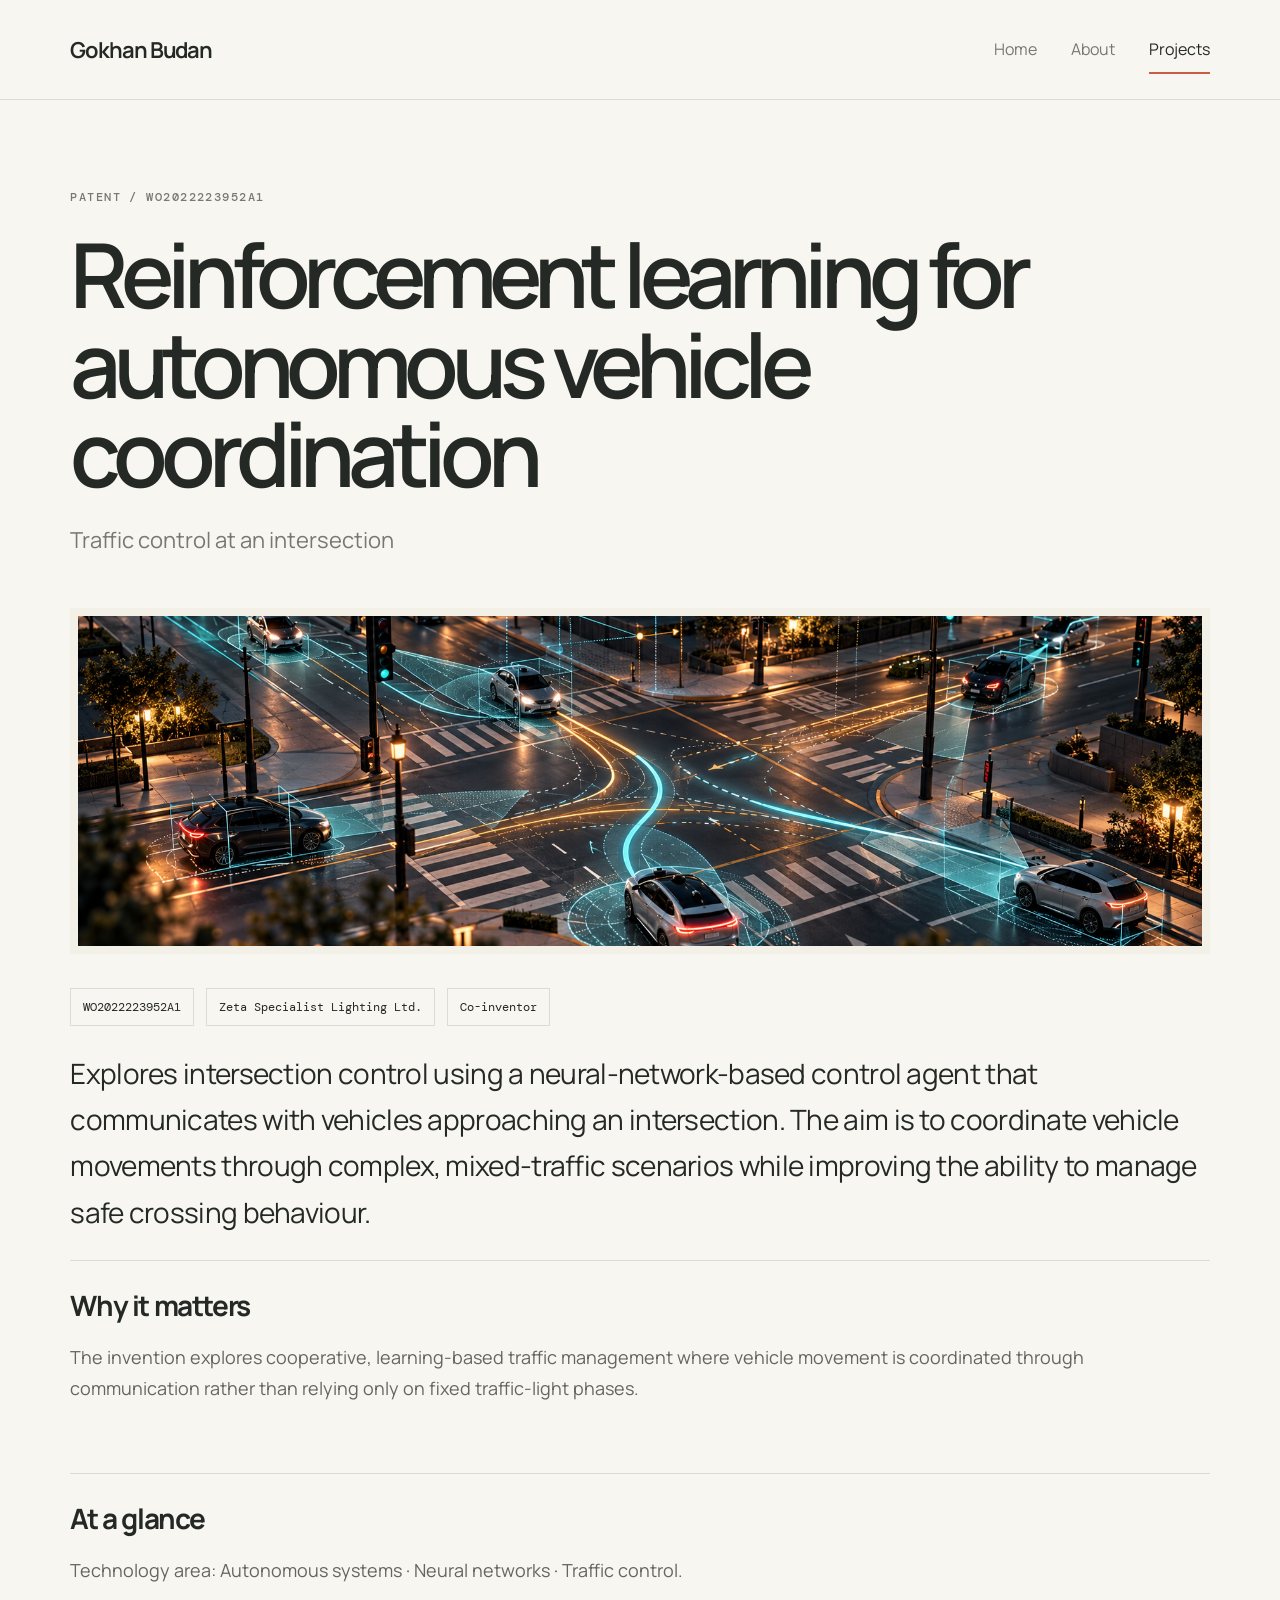
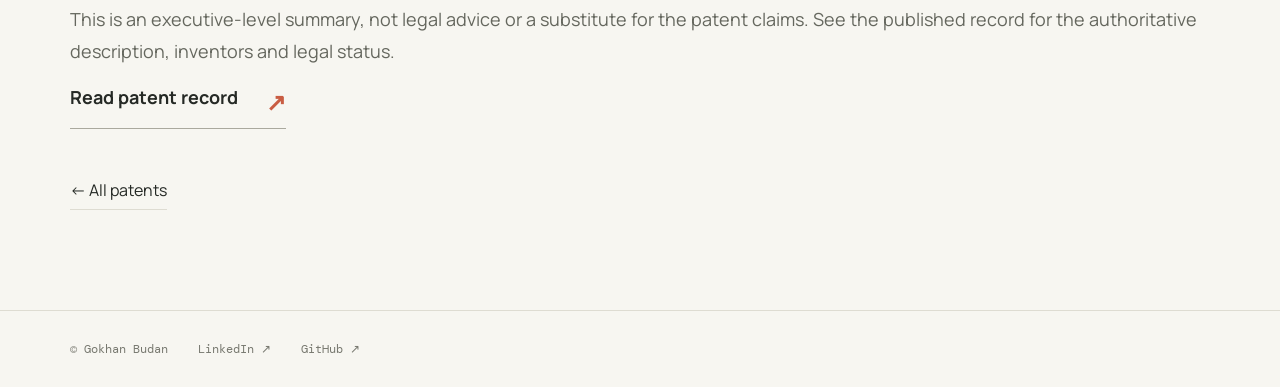
<file: patent-4.html>
<!doctype html><html lang="en"><head><meta charset="utf-8"><meta name="viewport" content="width=device-width,initial-scale=1"><title>Reinforcement learning for autonomous vehicle coordination — Gokhan Budan</title><link rel="stylesheet" href="styles.css"></head><body><header class="topbar"><a class="wordmark" href="index.html">Gokhan Budan</a><nav><a href="index.html">Home</a><a href="about.html">About</a><a class="current" href="projects.html">Projects</a></nav></header><main class="page patent-page"><div class="page-heading"><p class="kicker">PATENT / WO2022223952A1</p><h1>Reinforcement learning for autonomous vehicle coordination</h1><p>Traffic control at an intersection</p></div><div class="patent-art"><img src="assets/patent-rl-intersection-visual.png" alt="Autonomous vehicles coordinated through an intelligent intersection with connected-vehicle paths and reinforcement-learning signals"></div><div class="patent-art patent-art-abstract" hidden><svg viewBox="0 0 1000 330" role="img" aria-label="Connected vehicles coordinating crossing order at an unsignalised intersection"><rect x="395" y="0" width="210" height="330" fill="#e5e2d9"/><rect x="0" y="85" width="1000" height="160" fill="#e5e2d9"/><g stroke="#f7f6f1" stroke-width="4" stroke-dasharray="18 14"><path d="M500 0V85M500 245V330M0 165H395M605 165H1000"/></g><g fill="#c95d43" stroke="#8c4333" stroke-width="2"><rect x="438" y="28" width="42" height="72" rx="8"/><rect x="520" y="236" width="42" height="65" rx="8"/><rect x="120" y="115" width="72" height="40" rx="8"/><rect x="810" y="180" width="72" height="40" rx="8"/></g><g stroke="#536b4b" stroke-width="4" fill="none"><path d="M460 105V138H390"/><path d="M540 225V190H615"/><path d="M205 135H330V95H390"/><path d="M800 200H670V235H615"/></g><g fill="#536b4b"><path d="M390 128l-12 10 12 10z"/><path d="M615 180l12 10-12 10z"/><path d="M390 83l-12 12 12 12z"/><path d="M615 223l12 12-12 12z"/></g><text x="25" y="45" fill="#292d2b" font-family="monospace" font-size="18">VEHICLE-TO-INFRASTRUCTURE COORDINATION</text></svg></div><div class="patent-meta"><span>WO2022223952A1</span><span>Zeta Specialist Lighting Ltd.</span><span>Co-inventor</span></div>
 <div class="patent-summary">Explores intersection control using a neural-network-based control agent that communicates with vehicles approaching an intersection. The aim is to coordinate vehicle movements through complex, mixed-traffic scenarios while improving the ability to manage safe crossing behaviour.</div>
 <div class="patent-section"><h2>Why it matters</h2><p>The invention explores cooperative, learning-based traffic management where vehicle movement is coordinated through communication rather than relying only on fixed traffic-light phases.</p></div>
 <div class="patent-section"><h2>At a glance</h2><p>Technology area: Autonomous systems · Neural networks · Traffic control.</p><p>This is an executive-level summary, not legal advice or a substitute for the patent claims. See the published record for the authoritative description, inventors and legal status.</p><a class="arrow-link" href="https://patents.google.com/patent/WO2022223952A1/en" target="_blank" rel="noreferrer">Read patent record <span>↗</span></a></div><a class="back-link" href="patents.html">← All patents</a></main><footer><span>© Gokhan Budan</span><a href="https://www.linkedin.com/in/dr-gokhan-budan-6365ab5b">LinkedIn ↗</a><a href="https://github.com/gokhan-budan">GitHub ↗</a></footer></body></html>
</file>
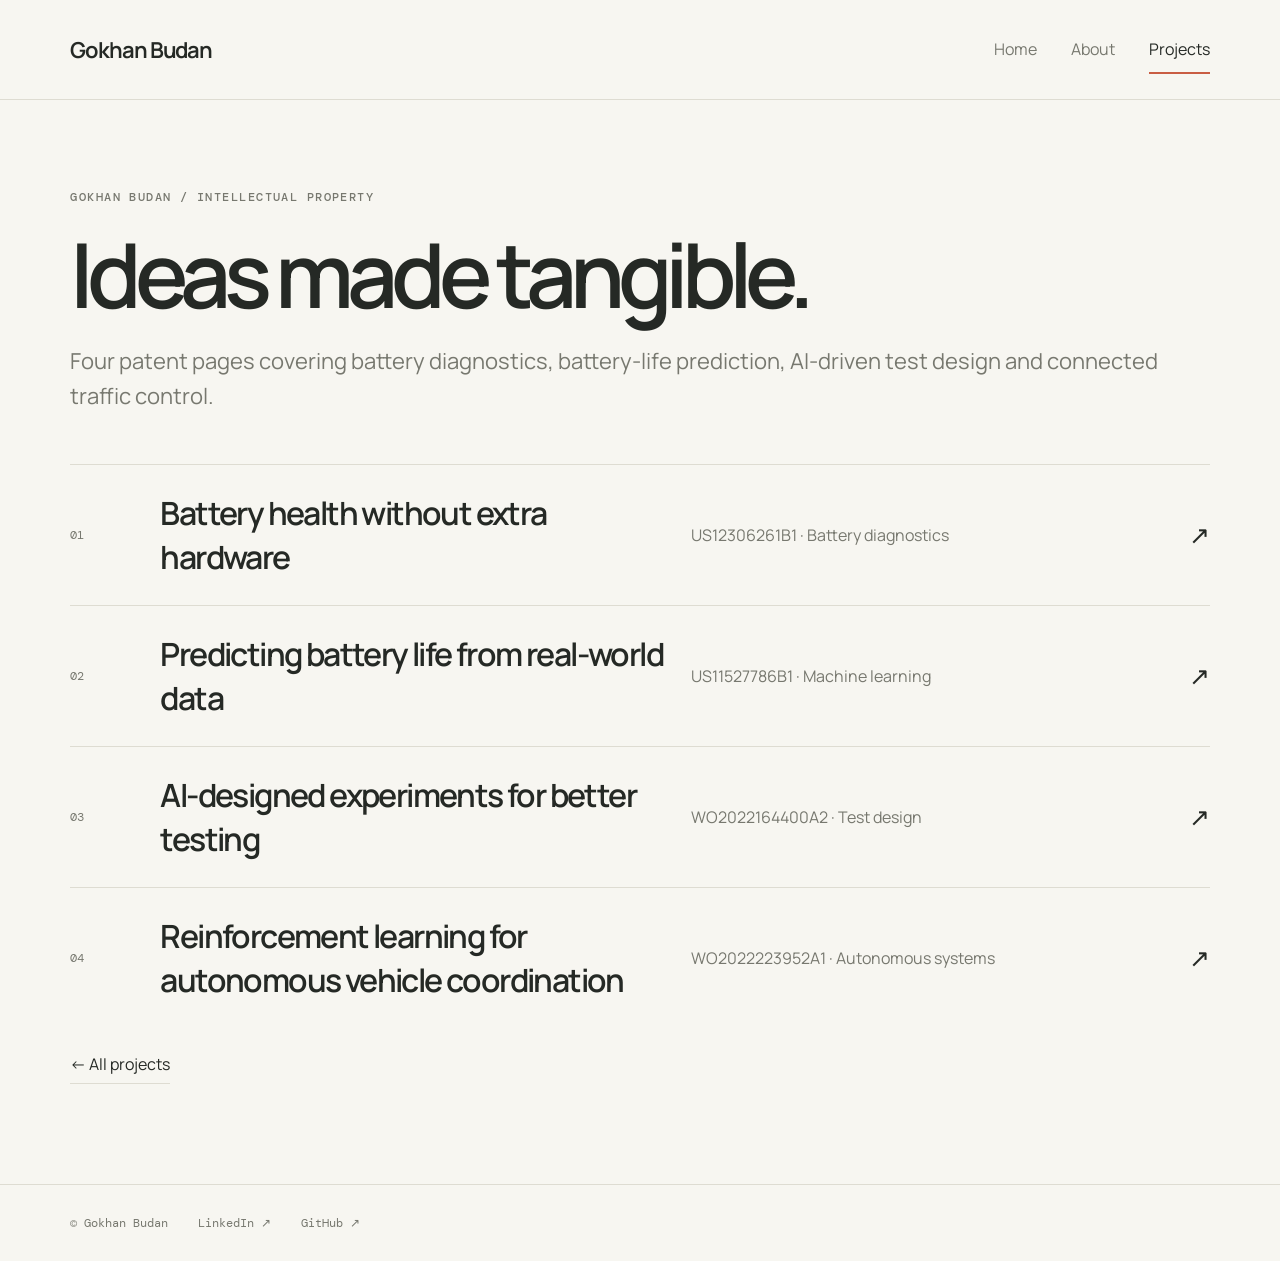
<file: patents.html>
<!doctype html><html lang="en"><head><meta charset="utf-8"><meta name="viewport" content="width=device-width,initial-scale=1"><title>Patents — Gokhan Budan</title><link rel="stylesheet" href="styles.css"></head><body><header class="topbar"><a class="wordmark" href="index.html">Gokhan Budan</a><nav><a href="index.html">Home</a><a href="about.html">About</a><a class="current" href="projects.html">Projects</a></nav></header><main class="page"><div class="page-heading"><p class="kicker">GOKHAN BUDAN / INTELLECTUAL PROPERTY</p><h1>Ideas made tangible.</h1><p>Four patent pages covering battery diagnostics, battery-life prediction, AI-driven test design and connected traffic control.</p></div>
<a class="work-row" href="patent-1.html"><span class="work-number">01</span><span class="work-name">Battery health without extra hardware</span><span class="work-detail">US12306261B1 · Battery diagnostics</span><span class="work-arrow">↗</span></a>
<a class="work-row" href="patent-2.html"><span class="work-number">02</span><span class="work-name">Predicting battery life from real-world data</span><span class="work-detail">US11527786B1 · Machine learning</span><span class="work-arrow">↗</span></a>
<a class="work-row" href="patent-3.html"><span class="work-number">03</span><span class="work-name">AI-designed experiments for better testing</span><span class="work-detail">WO2022164400A2 · Test design</span><span class="work-arrow">↗</span></a>
<a class="work-row" href="patent-4.html"><span class="work-number">04</span><span class="work-name">Reinforcement learning for autonomous vehicle coordination</span><span class="work-detail">WO2022223952A1 · Autonomous systems</span><span class="work-arrow">↗</span></a>
<a class="back-link" href="projects.html">← All projects</a></main><footer><span>© Gokhan Budan</span><a href="https://www.linkedin.com/in/dr-gokhan-budan-6365ab5b">LinkedIn ↗</a><a href="https://github.com/gokhan-budan">GitHub ↗</a></footer></body></html>
</file>
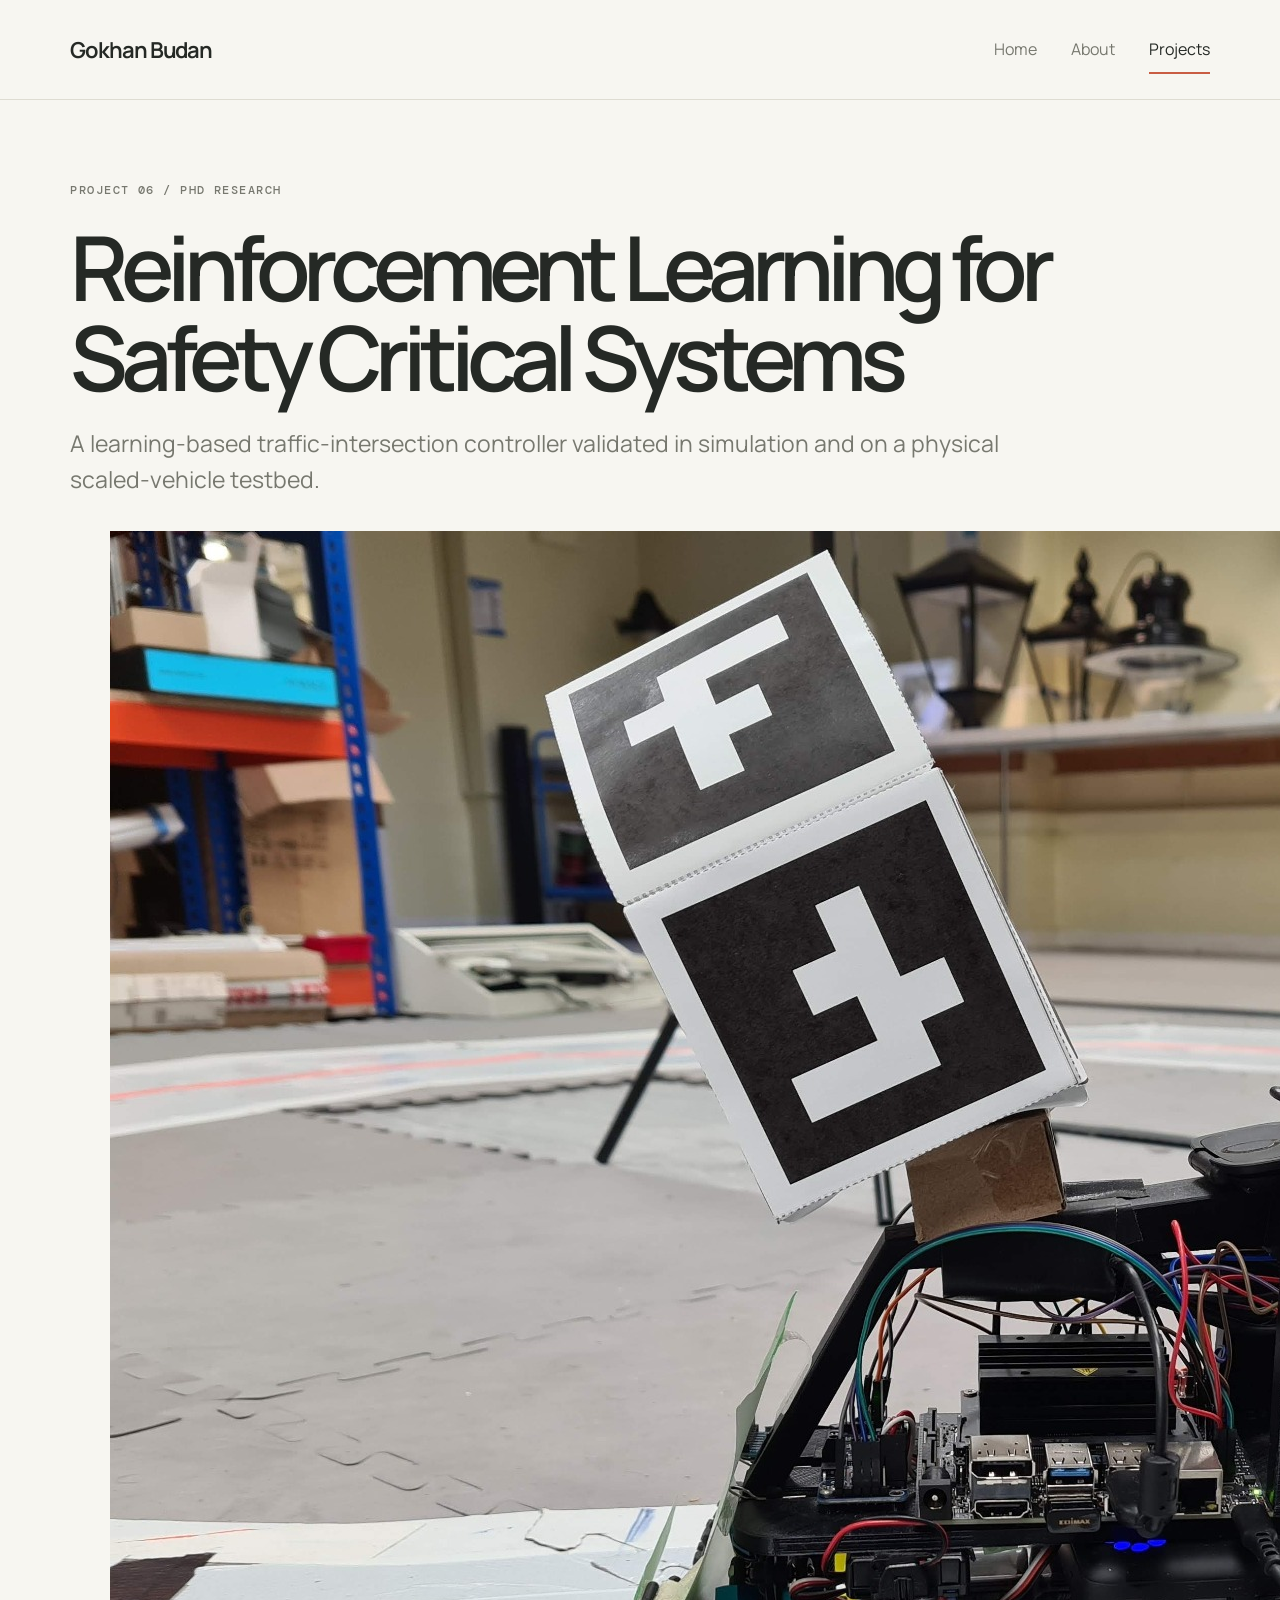
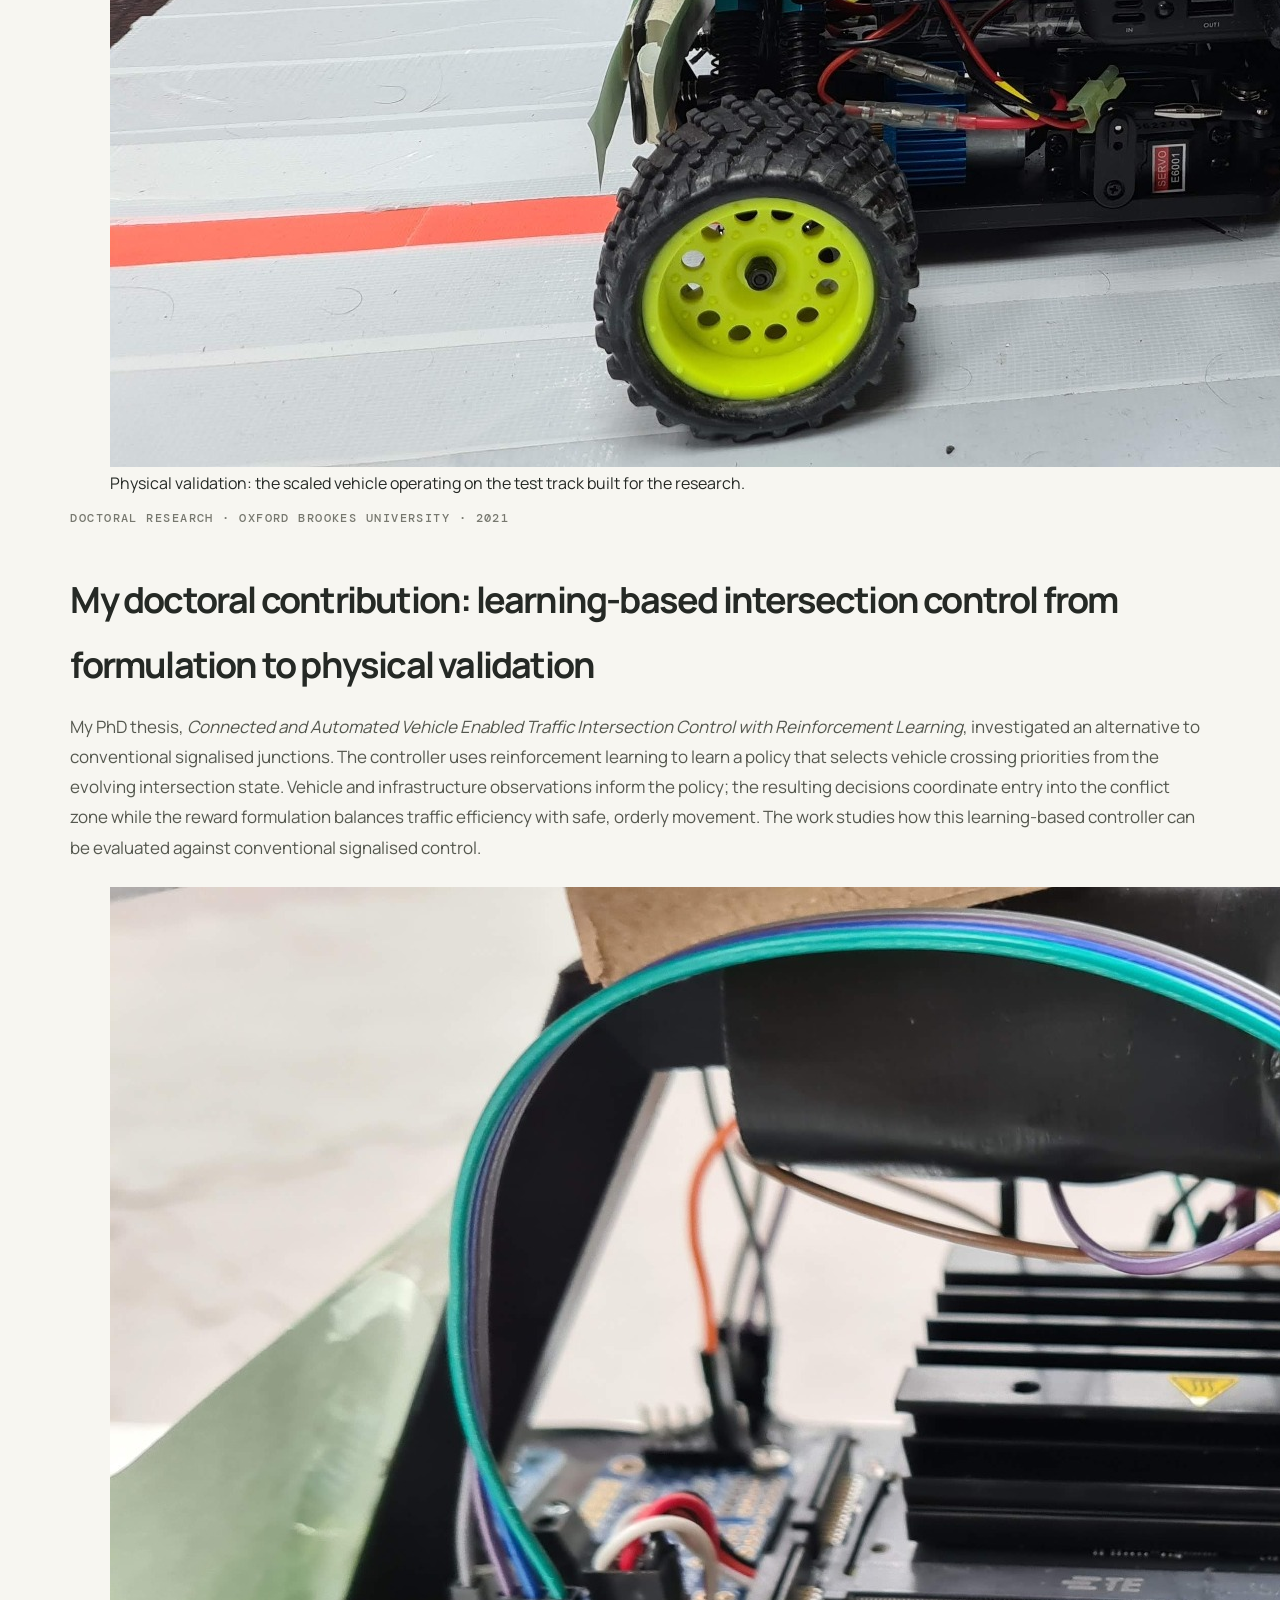
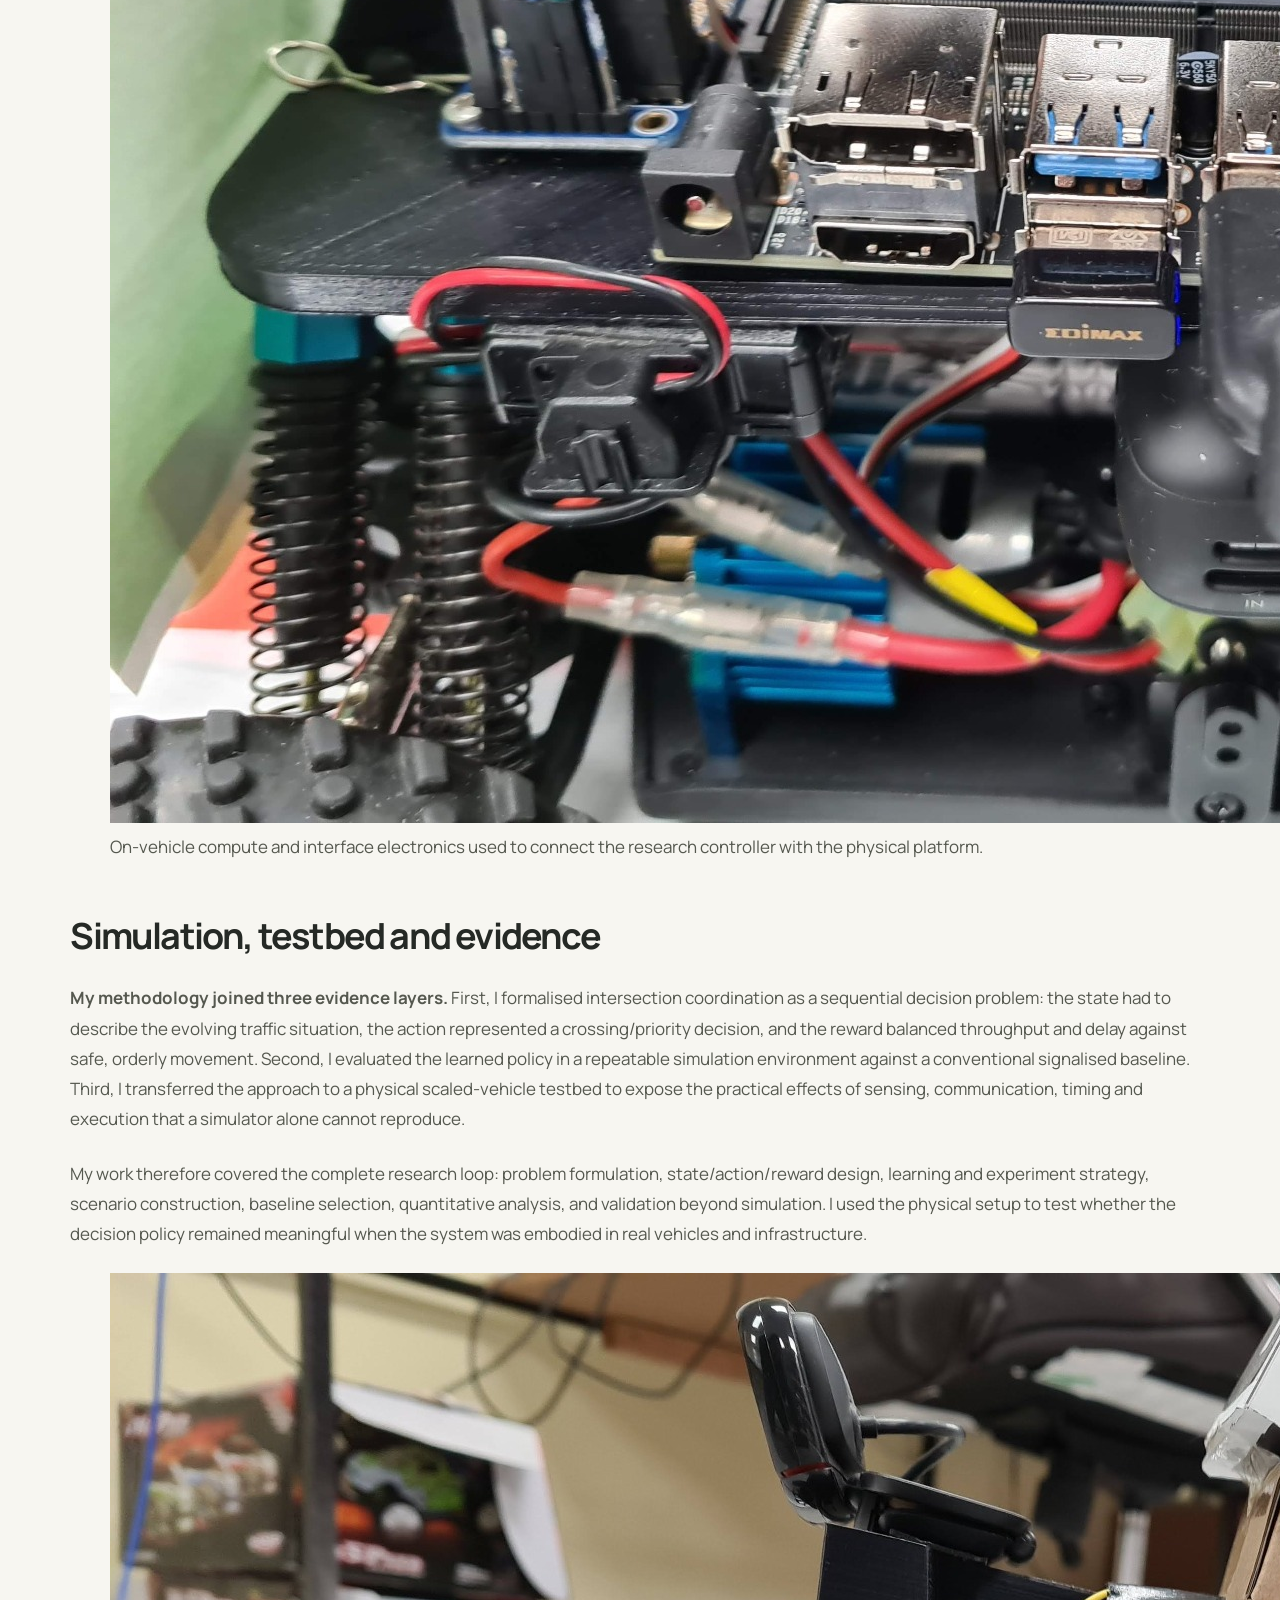
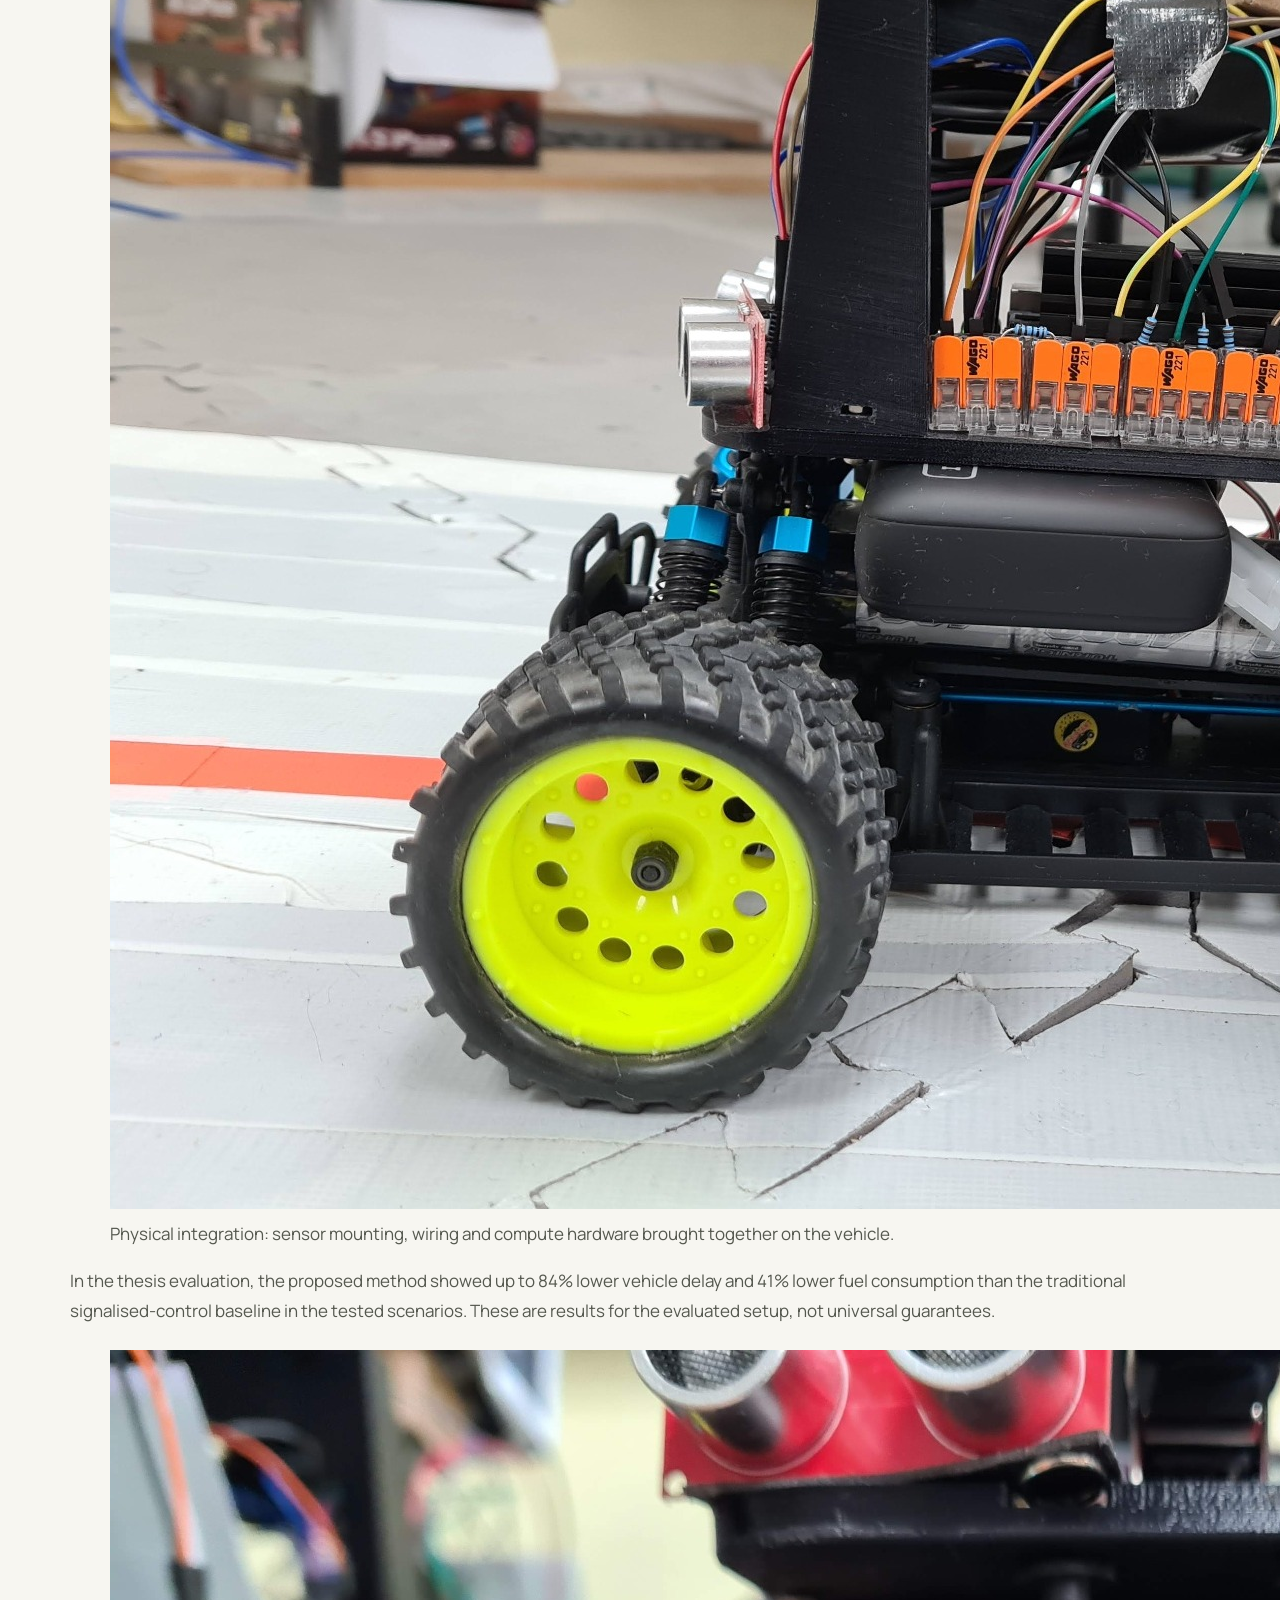
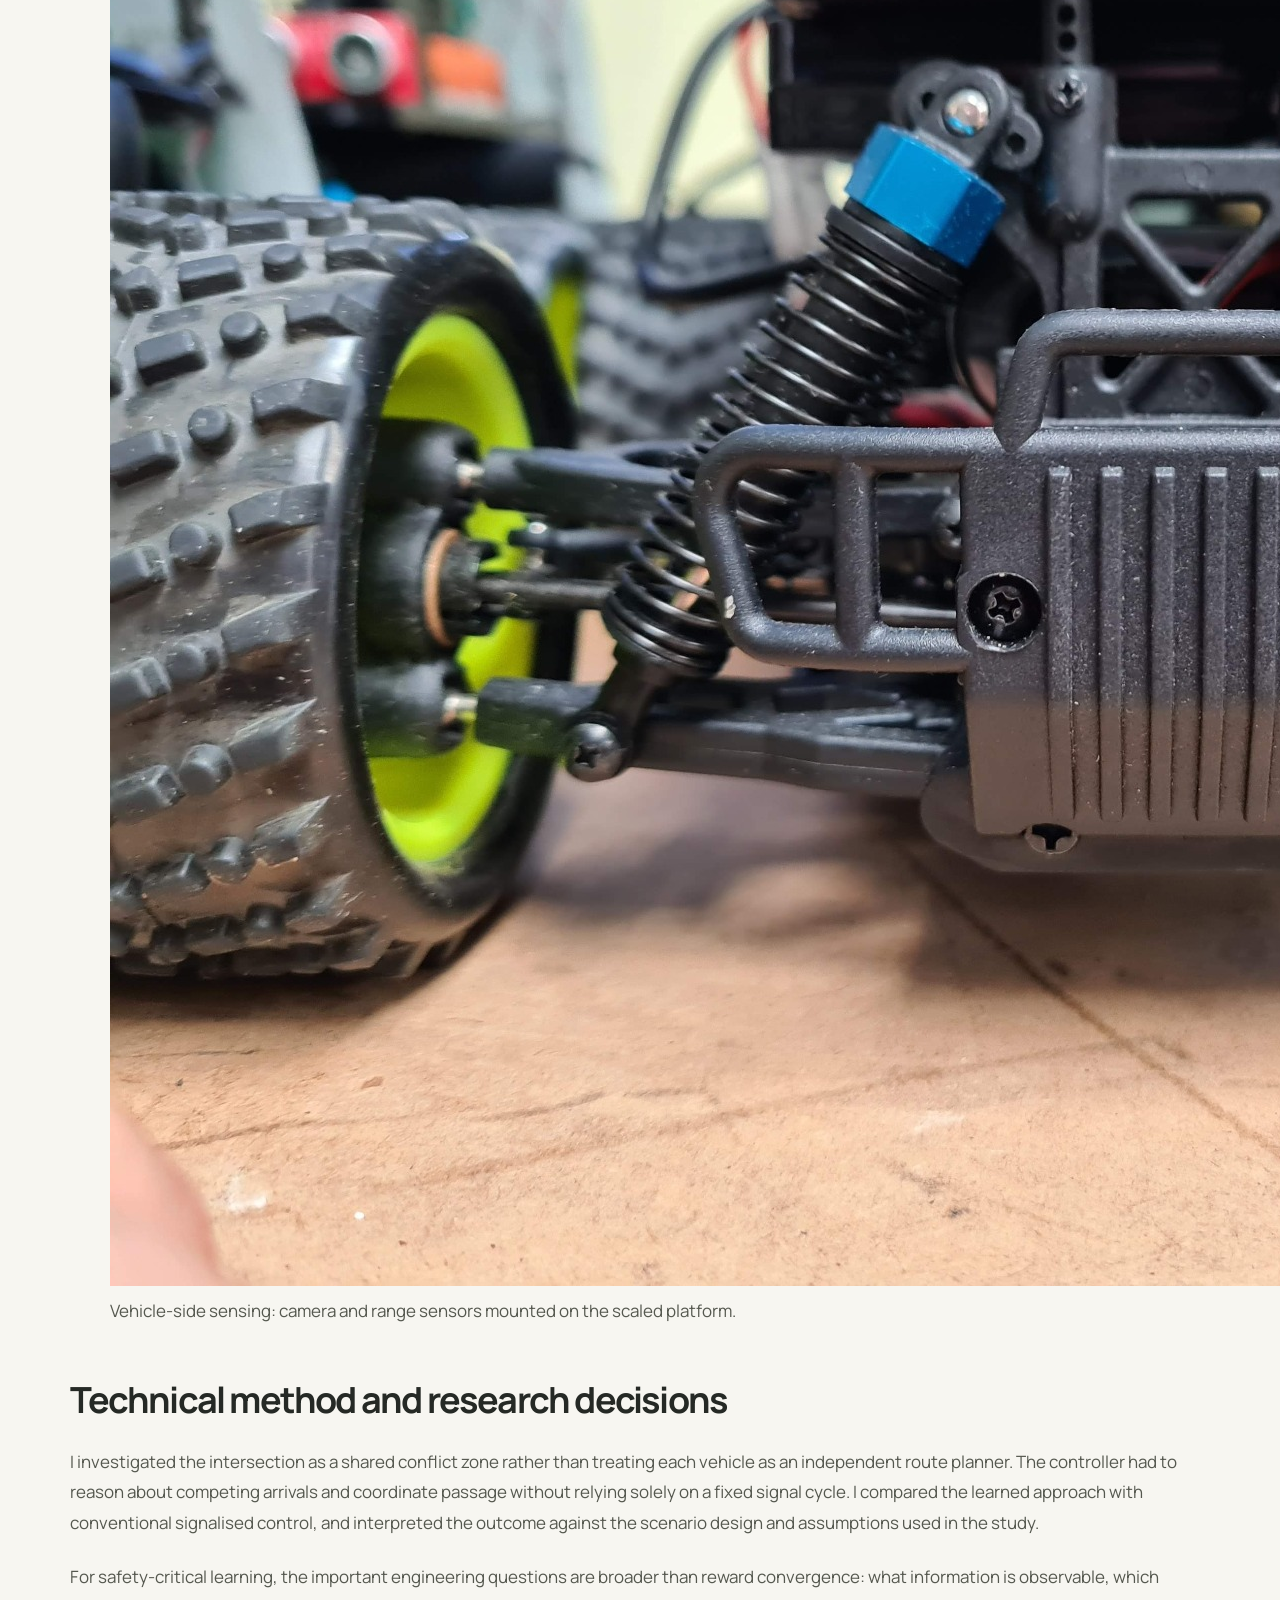
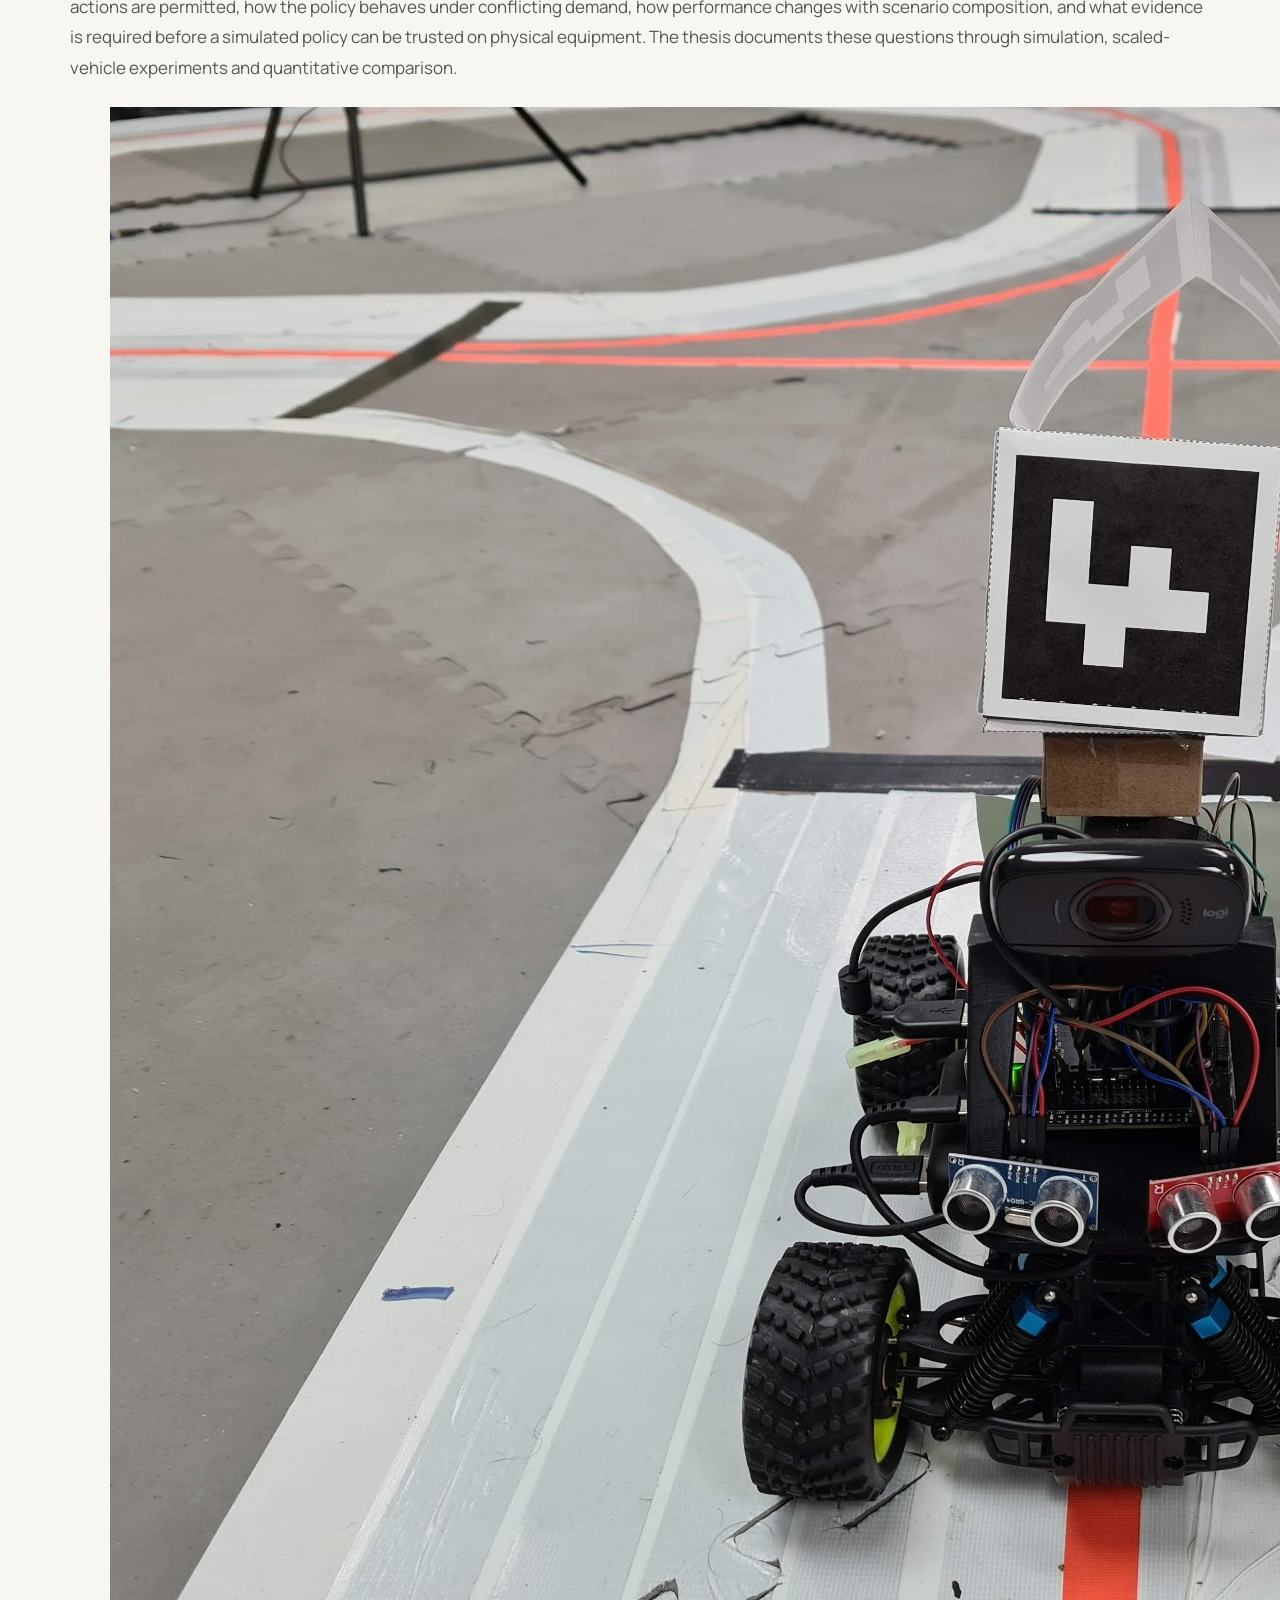
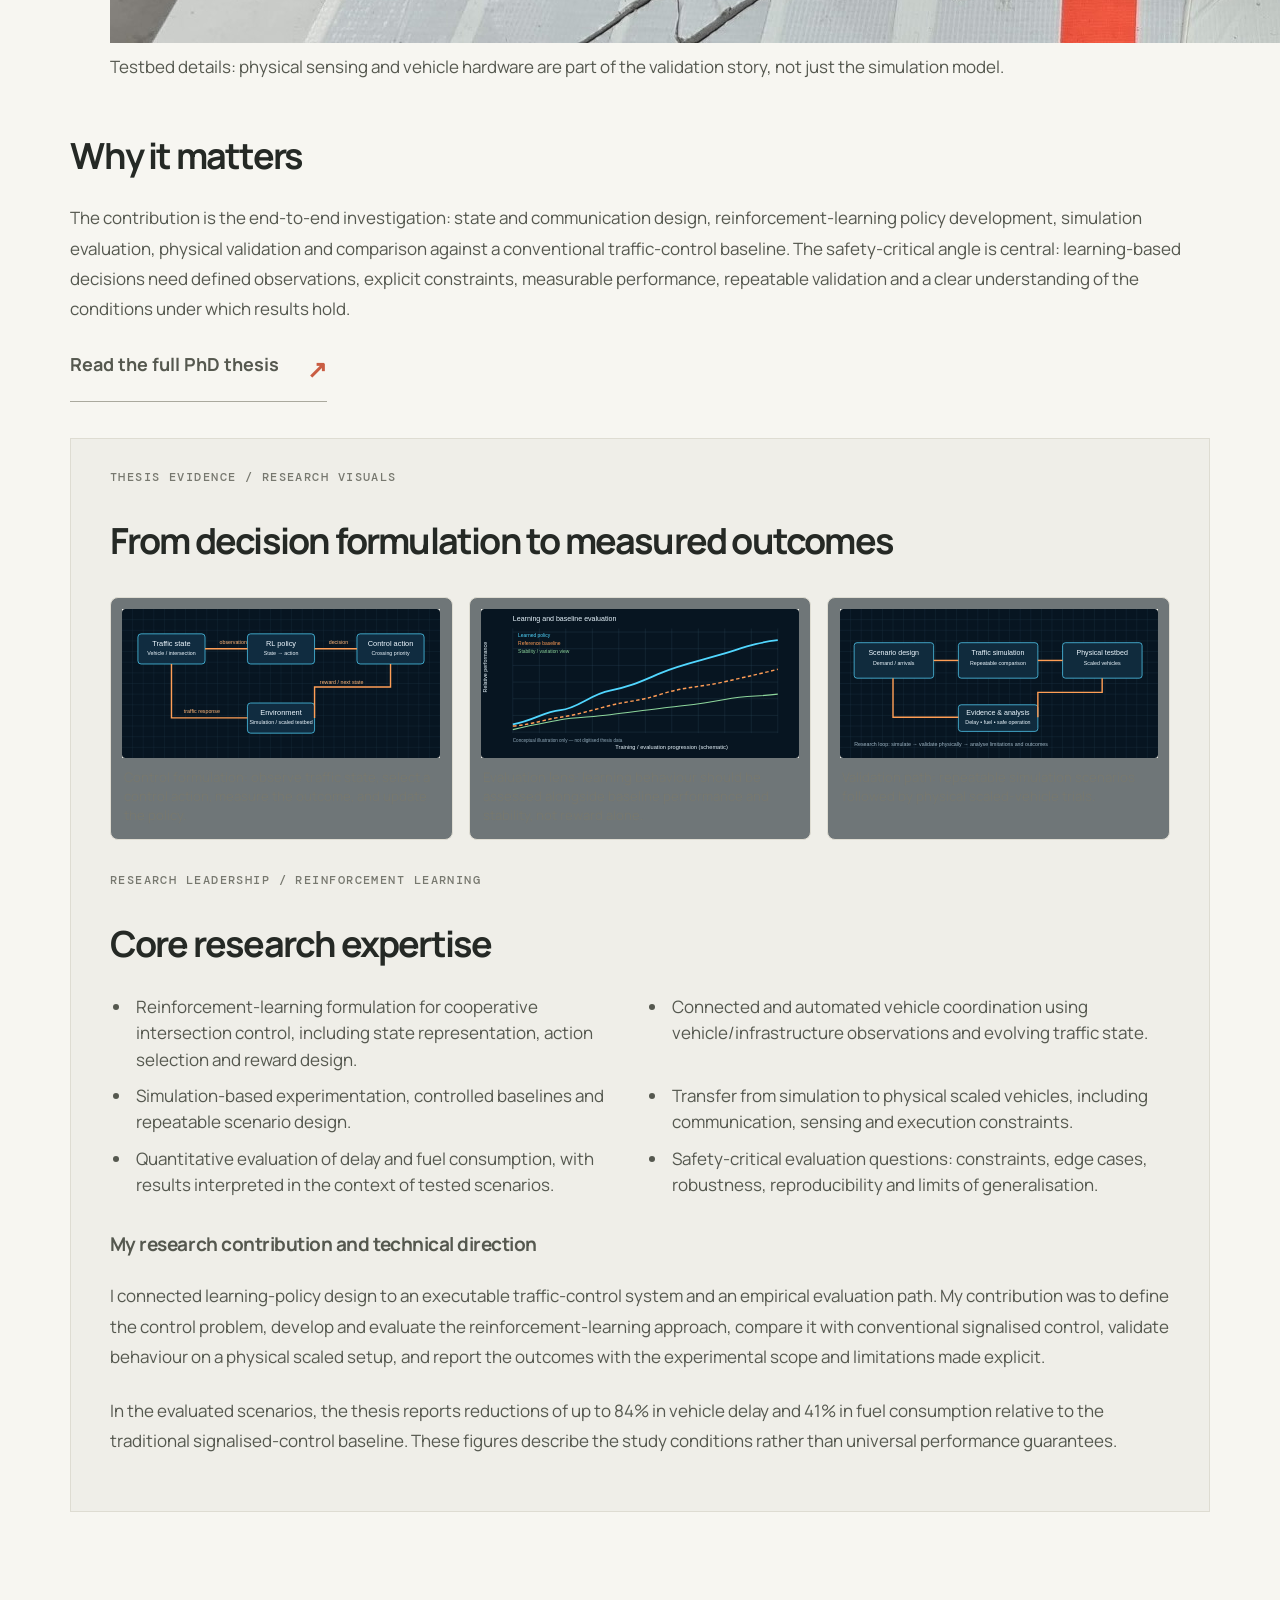
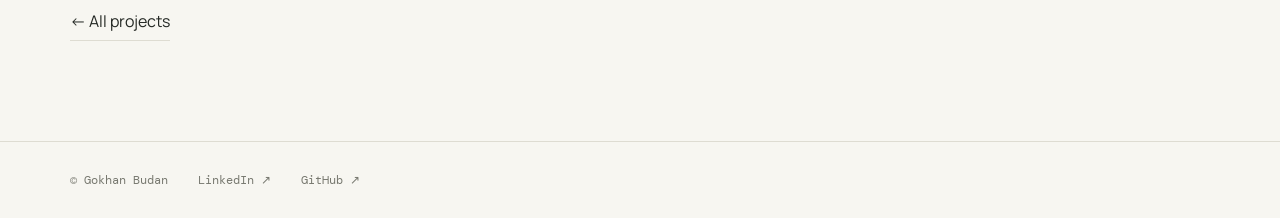
<file: phd.html>
<!doctype html><html lang="en"><head><meta charset="utf-8"><meta name="viewport" content="width=device-width,initial-scale=1"><meta name="description" content="Reinforcement Learning for Safety Critical Systems — Gokhan Budan engineering portfolio"><title>Reinforcement Learning for Safety Critical Systems — Gokhan Budan</title><link rel="stylesheet" href="styles.css"></head><body><header class="topbar"><a class="wordmark" href="index.html">Gokhan Budan</a><nav><a href="index.html">Home</a><a href="about.html">About</a><a class="current" href="projects.html">Projects</a></nav></header><main class="page project-detail"><div class="page-heading"><p class="kicker">PROJECT 06 / PHD RESEARCH</p><h1>Reinforcement Learning for Safety Critical Systems</h1><p>A learning-based traffic-intersection controller validated in simulation and on a physical scaled-vehicle testbed.</p></div><figure class="phd-photo phd-photo-feature"><img src="assets/phd-testbed-overview.jpg" alt="Physical scaled autonomous vehicle on the Oxford Brookes test track"><figcaption>Physical validation: the scaled vehicle operating on the test track built for the research.</figcaption></figure><div class="project-layout"><div class="content-copy"><p class="kicker">DOCTORAL RESEARCH · OXFORD BROOKES UNIVERSITY · 2021</p><h2>My doctoral contribution: learning-based intersection control from formulation to physical validation</h2><p>My PhD thesis, <em>Connected and Automated Vehicle Enabled Traffic Intersection Control with Reinforcement Learning</em>, investigated an alternative to conventional signalised junctions. The controller uses reinforcement learning to learn a policy that selects vehicle crossing priorities from the evolving intersection state. Vehicle and infrastructure observations inform the policy; the resulting decisions coordinate entry into the conflict zone while the reward formulation balances traffic efficiency with safe, orderly movement. The work studies how this learning-based controller can be evaluated against conventional signalised control.</p><figure class="phd-photo"><img src="assets/phd-compute-electronics.jpg" alt="Embedded compute platform, wiring and interface electronics on the scaled autonomous vehicle"><figcaption>On-vehicle compute and interface electronics used to connect the research controller with the physical platform.</figcaption></figure><h2>Simulation, testbed and evidence</h2><p><strong>My methodology joined three evidence layers.</strong> First, I formalised intersection coordination as a sequential decision problem: the state had to describe the evolving traffic situation, the action represented a crossing/priority decision, and the reward balanced throughput and delay against safe, orderly movement. Second, I evaluated the learned policy in a repeatable simulation environment against a conventional signalised baseline. Third, I transferred the approach to a physical scaled-vehicle testbed to expose the practical effects of sensing, communication, timing and execution that a simulator alone cannot reproduce.</p><p>My work therefore covered the complete research loop: problem formulation, state/action/reward design, learning and experiment strategy, scenario construction, baseline selection, quantitative analysis, and validation beyond simulation. I used the physical setup to test whether the decision policy remained meaningful when the system was embodied in real vehicles and infrastructure.</p><figure class="phd-photo"><img src="assets/phd-testbed-side.jpg" alt="Side view of the physical scaled vehicle showing the sensor marker, embedded hardware and wiring"><figcaption>Physical integration: sensor mounting, wiring and compute hardware brought together on the vehicle.</figcaption></figure><p>In the thesis evaluation, the proposed method showed up to 84% lower vehicle delay and 41% lower fuel consumption than the traditional signalised-control baseline in the tested scenarios. These are results for the evaluated setup, not universal guarantees.</p><figure class="phd-photo phd-photo-right"><img src="assets/phd-testbed-front.jpg" alt="Front view of the scaled autonomous vehicle with camera and distance sensors"><figcaption>Vehicle-side sensing: camera and range sensors mounted on the scaled platform.</figcaption></figure><h2>Technical method and research decisions</h2><p>I investigated the intersection as a shared conflict zone rather than treating each vehicle as an independent route planner. The controller had to reason about competing arrivals and coordinate passage without relying solely on a fixed signal cycle. I compared the learned approach with conventional signalised control, and interpreted the outcome against the scenario design and assumptions used in the study.</p><p>For safety-critical learning, the important engineering questions are broader than reward convergence: what information is observable, which actions are permitted, how the policy behaves under conflicting demand, how performance changes with scenario composition, and what evidence is required before a simulated policy can be trusted on physical equipment. The thesis documents these questions through simulation, scaled-vehicle experiments and quantitative comparison.</p><figure class="phd-photo phd-photo-right"><img src="assets/phd-testbed-sensor-detail.jpg" alt="Close-up of the scaled vehicle front chassis, wheels and mounted sensing hardware"><figcaption>Testbed details: physical sensing and vehicle hardware are part of the validation story, not just the simulation model.</figcaption></figure><h2>Why it matters</h2><p>The contribution is the end-to-end investigation: state and communication design, reinforcement-learning policy development, simulation evaluation, physical validation and comparison against a conventional traffic-control baseline. The safety-critical angle is central: learning-based decisions need defined observations, explicit constraints, measurable performance, repeatable validation and a clear understanding of the conditions under which results hold.</p><p><a class="arrow-link" href="https://radar.brookes.ac.uk/radar/file/cd34c059-fe81-421e-b045-a73b4a60ff24/1/Budan2021AutomatedVehicle.pdf" target="_blank" rel="noreferrer">Read the full PhD thesis <span>↗</span></a></p><section class="expertise-panel"><p class="kicker">THESIS EVIDENCE / RESEARCH VISUALS</p><h2>From decision formulation to measured outcomes</h2><div class="research-figure-grid"><figure><img class="inline-photo" src="assets/phd-rl-framework.svg" alt="Reinforcement learning control loop showing observation, policy, action, traffic environment and reward"><figcaption>Control formulation: observe traffic state, select a control action, measure the outcome, and update the policy.</figcaption></figure><figure><img class="inline-photo" src="assets/phd-rl-training.svg" alt="Illustrative training reward and baseline comparison chart"><figcaption>Evaluation lens: learning behaviour should be assessed alongside baseline performance and stability, not reward alone.</figcaption></figure><figure><img class="inline-photo" src="assets/phd-rl-validation.svg" alt="Scaled vehicle validation workflow linking simulation scenarios to real testbed trials"><figcaption>Validation path: repeatable simulation scenarios followed by physical scaled-vehicle trials.</figcaption></figure></div><p class="kicker">RESEARCH LEADERSHIP / REINFORCEMENT LEARNING</p><h2>Core research expertise</h2><ul><li>Reinforcement-learning formulation for cooperative intersection control, including state representation, action selection and reward design.</li><li>Connected and automated vehicle coordination using vehicle/infrastructure observations and evolving traffic state.</li><li>Simulation-based experimentation, controlled baselines and repeatable scenario design.</li><li>Transfer from simulation to physical scaled vehicles, including communication, sensing and execution constraints.</li><li>Quantitative evaluation of delay and fuel consumption, with results interpreted in the context of tested scenarios.</li><li>Safety-critical evaluation questions: constraints, edge cases, robustness, reproducibility and limits of generalisation.</li></ul><h3>My research contribution and technical direction</h3><p>I connected learning-policy design to an executable traffic-control system and an empirical evaluation path. My contribution was to define the control problem, develop and evaluate the reinforcement-learning approach, compare it with conventional signalised control, validate behaviour on a physical scaled setup, and report the outcomes with the experimental scope and limitations made explicit.</p><p>In the evaluated scenarios, the thesis reports reductions of up to 84% in vehicle delay and 41% in fuel consumption relative to the traditional signalised-control baseline. These figures describe the study conditions rather than universal performance guarantees.</p></section></div></div><a class="back-link" href="projects.html">← All projects</a></main><footer><span>© Gokhan Budan</span><a href="https://www.linkedin.com/in/dr-gokhan-budan-6365ab5b">LinkedIn ↗</a><a href="https://github.com/gokhan-budan">GitHub ↗</a></footer></body></html>
</file>
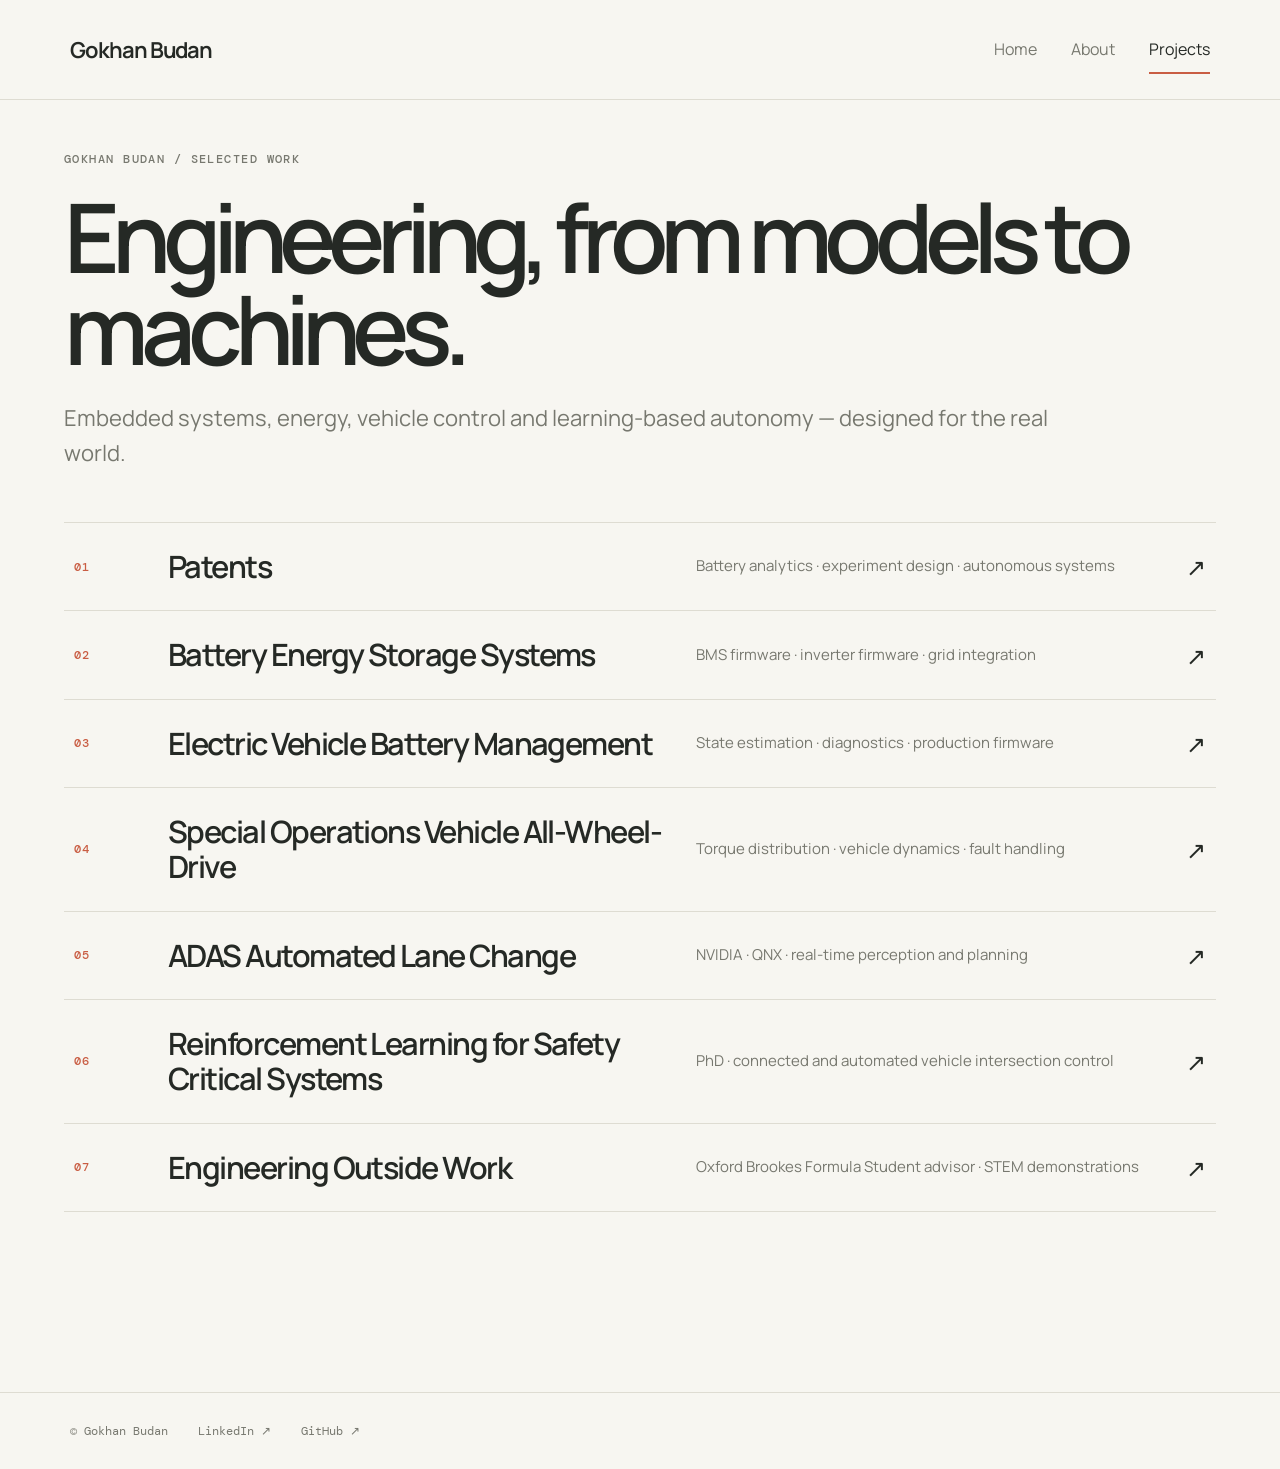
<file: projects.html>
<!doctype html><html lang="en"><head><meta charset="utf-8"><meta name="viewport" content="width=device-width,initial-scale=1"><meta name="description" content="Selected engineering projects by Gokhan Budan"><title>Projects — Gokhan Budan</title><link rel="stylesheet" href="styles.css"></head><body><header class="topbar"><a class="wordmark" href="index.html">Gokhan Budan</a><nav><a href="index.html">Home</a><a href="about.html">About</a><a class="current" href="projects.html">Projects</a></nav></header><main class="projects-page"><div class="page-heading projects-heading"><p class="kicker">GOKHAN BUDAN / SELECTED WORK</p><h1>Engineering, from models to machines.</h1><p>Embedded systems, energy, vehicle control and learning-based autonomy — designed for the real world.</p></div><section class="project-index-list" aria-label="Selected projects"><a class="project-index-row" href="patents.html"><span class="project-index-number">01</span><span class="project-index-title">Patents</span><span class="project-index-desc">Battery analytics · experiment design · autonomous systems</span><span class="project-index-arrow">↗</span></a><a class="project-index-row" href="battery.html"><span class="project-index-number">02</span><span class="project-index-title">Battery Energy Storage Systems</span><span class="project-index-desc">BMS firmware · inverter firmware · grid integration</span><span class="project-index-arrow">↗</span></a><a class="project-index-row" href="ev-battery.html"><span class="project-index-number">03</span><span class="project-index-title">Electric Vehicle Battery Management</span><span class="project-index-desc">State estimation · diagnostics · production firmware</span><span class="project-index-arrow">↗</span></a><a class="project-index-row" href="special-operations-awd.html"><span class="project-index-number">04</span><span class="project-index-title">Special Operations Vehicle All-Wheel-Drive</span><span class="project-index-desc">Torque distribution · vehicle dynamics · fault handling</span><span class="project-index-arrow">↗</span></a><a class="project-index-row" href="adas-lane-change.html"><span class="project-index-number">05</span><span class="project-index-title">ADAS Automated Lane Change</span><span class="project-index-desc">NVIDIA · QNX · real-time perception and planning</span><span class="project-index-arrow">↗</span></a><a class="project-index-row" href="phd.html"><span class="project-index-number">06</span><span class="project-index-title">Reinforcement Learning for Safety Critical Systems</span><span class="project-index-desc">PhD · connected and automated vehicle intersection control</span><span class="project-index-arrow">↗</span></a><a class="project-index-row" href="outside-work.html"><span class="project-index-number">07</span><span class="project-index-title">Engineering Outside Work</span><span class="project-index-desc">Oxford Brookes Formula Student advisor · STEM demonstrations</span><span class="project-index-arrow">↗</span></a></section></main><footer><span>© Gokhan Budan</span><a href="https://www.linkedin.com/in/dr-gokhan-budan-6365ab5b">LinkedIn ↗</a><a href="https://github.com/gokhan-budan">GitHub ↗</a></footer></body></html>
</file>
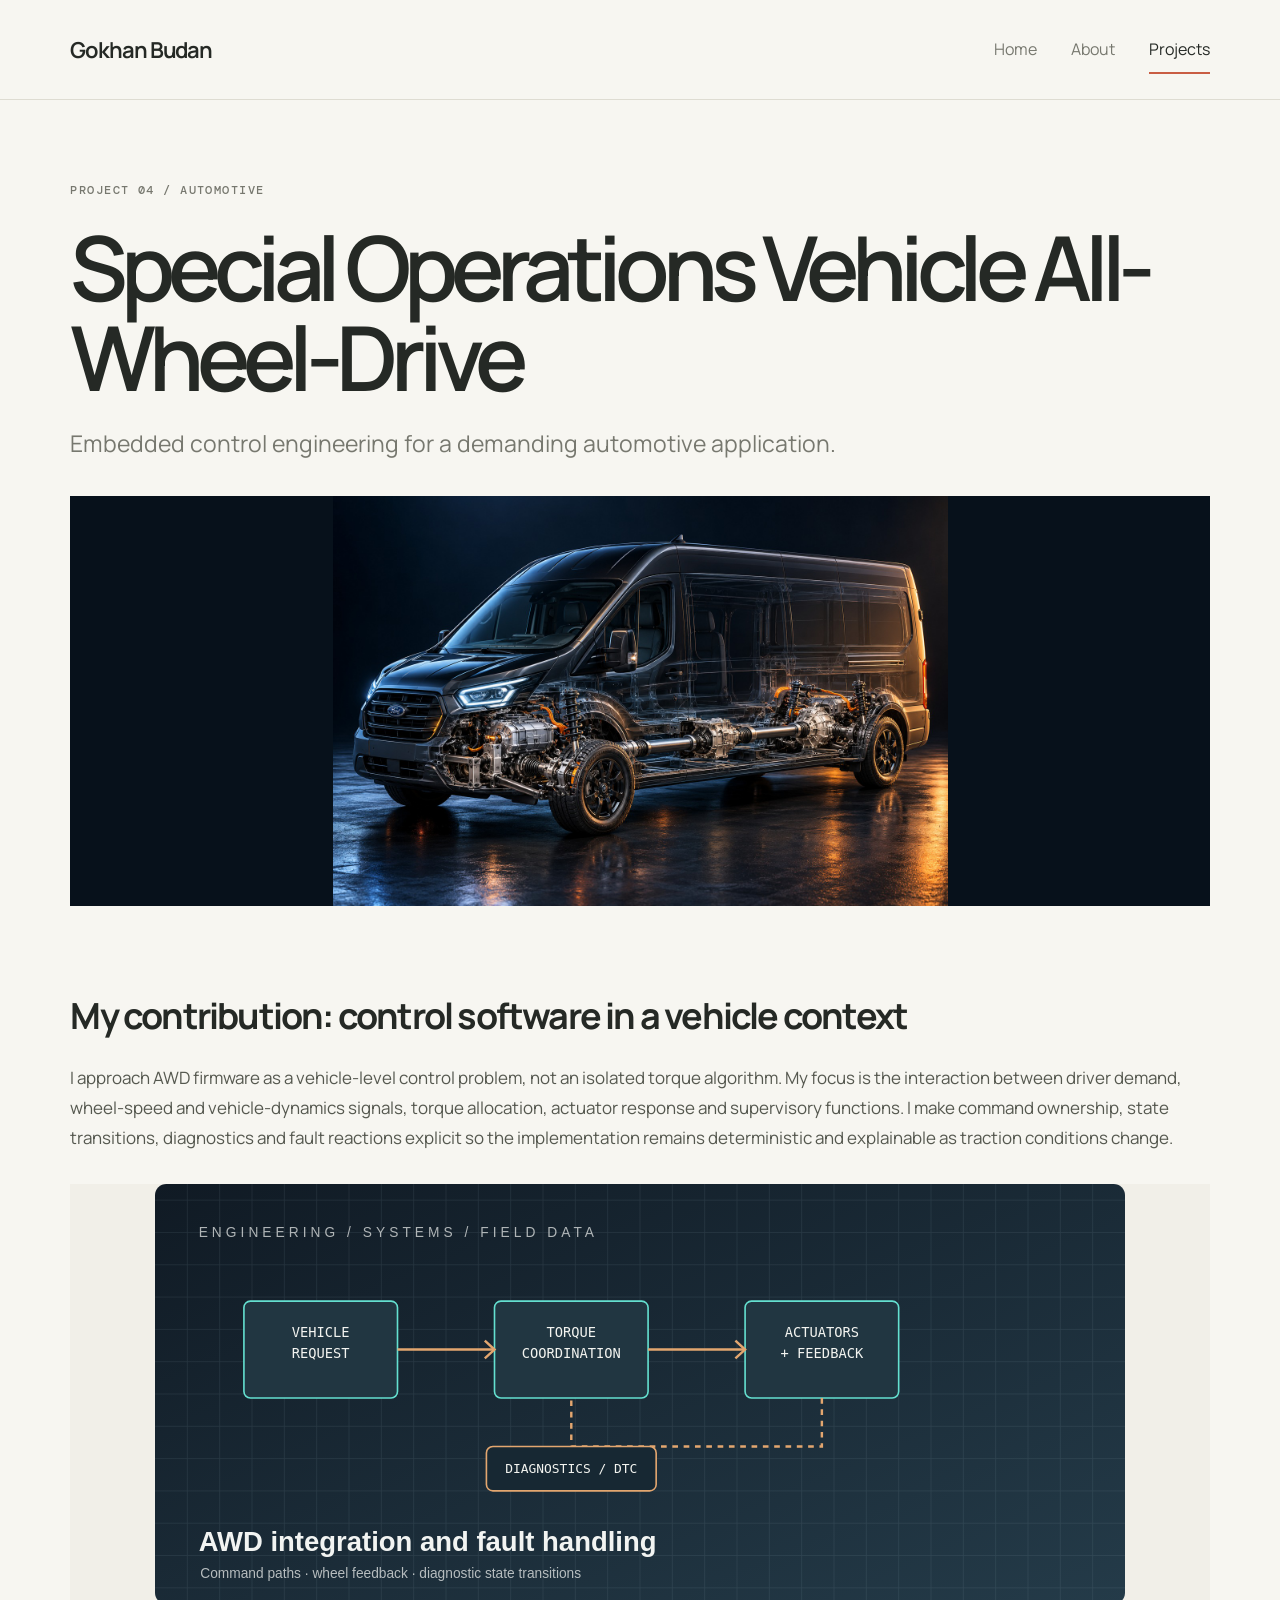
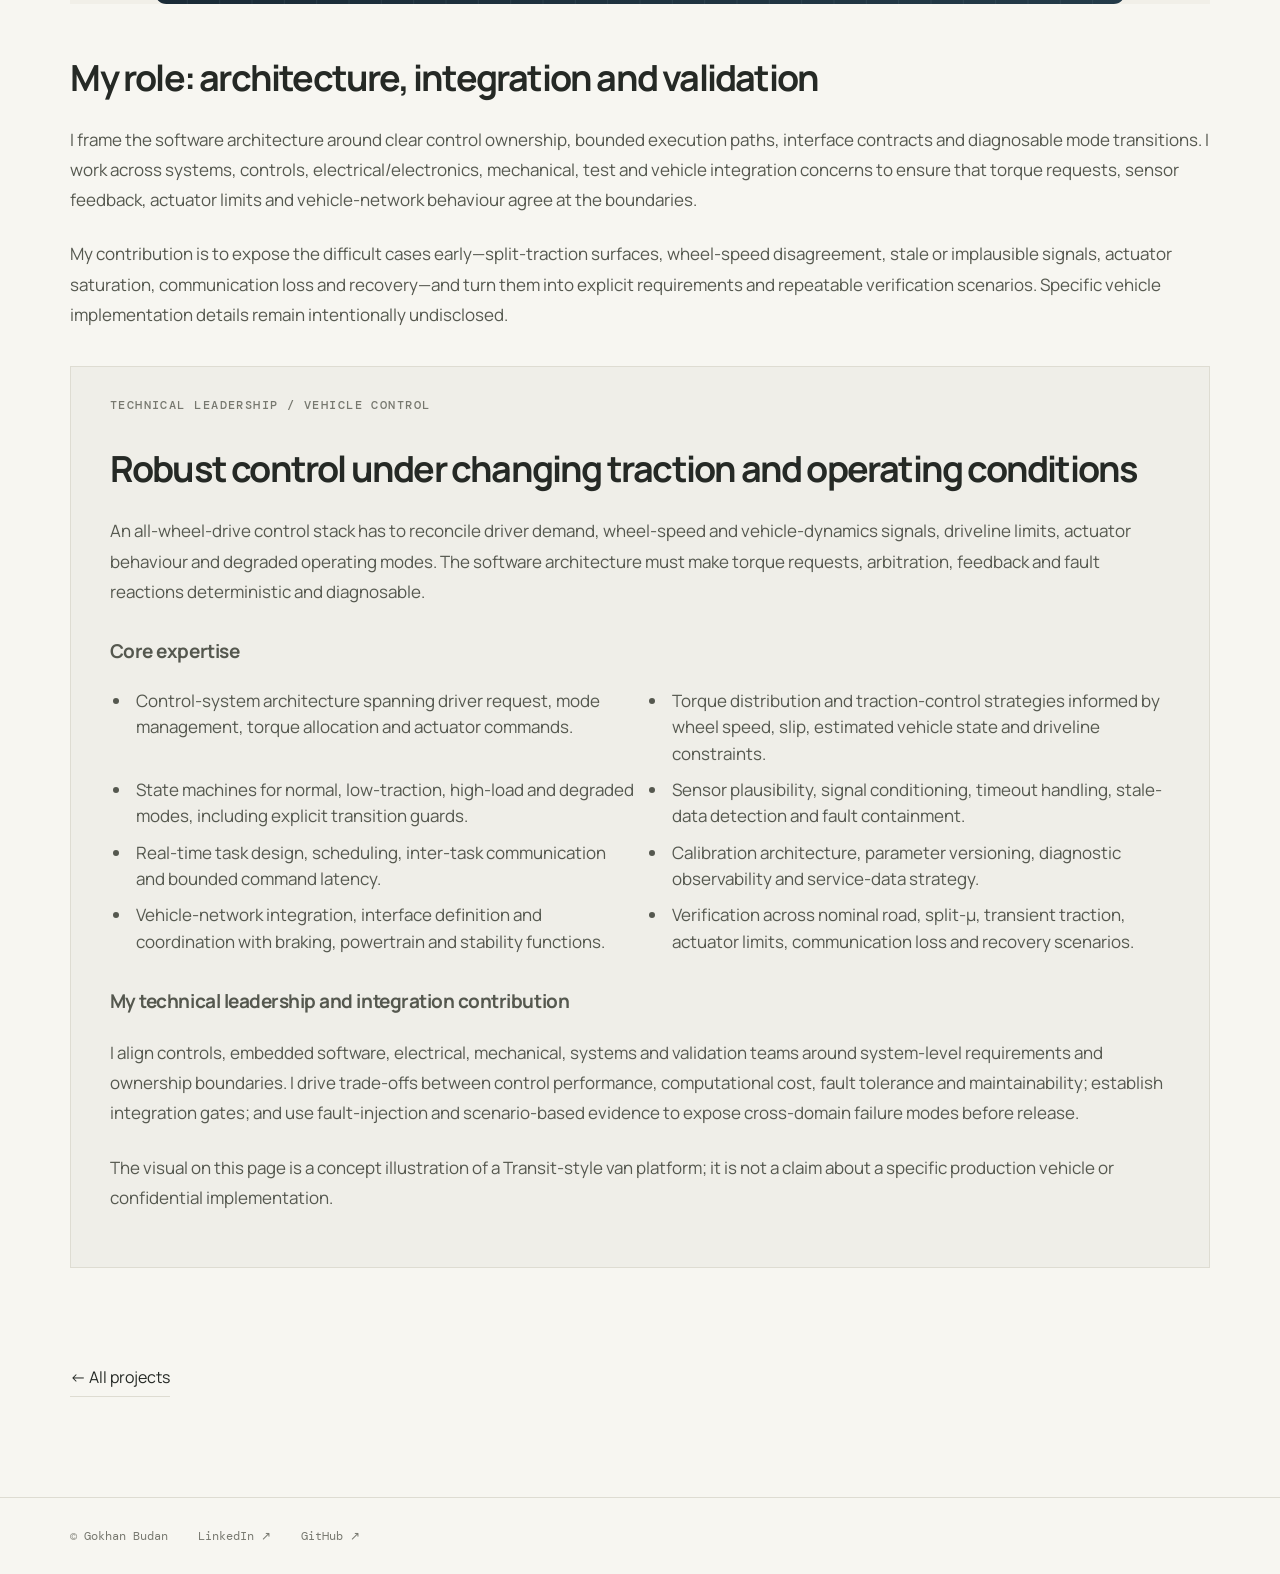
<file: special-operations-awd.html>
<!doctype html><html lang="en"><head><meta charset="utf-8"><meta name="viewport" content="width=device-width,initial-scale=1"><meta name="description" content="Special Operations Vehicle All-Wheel-Drive — Gokhan Budan engineering portfolio"><title>Special Operations Vehicle All-Wheel-Drive — Gokhan Budan</title><link rel="stylesheet" href="styles.css"></head><body><header class="topbar"><a class="wordmark" href="index.html">Gokhan Budan</a><nav><a href="index.html">Home</a><a href="about.html">About</a><a class="current" href="projects.html">Projects</a></nav></header><main class="page project-detail"><div class="page-heading"><p class="kicker">PROJECT 04 / AUTOMOTIVE</p><h1>Special Operations Vehicle All-Wheel-Drive</h1><p>Embedded control engineering for a demanding automotive application.</p></div><img class="photo-hero project-hero-art" src="assets/awd-hero-patent-style.jpg" alt="All-wheel-drive vehicle and drivetrain engineering concept"><div class="project-layout"><div class="content-copy"><h2>My contribution: control software in a vehicle context</h2><p>I approach AWD firmware as a vehicle-level control problem, not an isolated torque algorithm. My focus is the interaction between driver demand, wheel-speed and vehicle-dynamics signals, torque allocation, actuator response and supervisory functions. I make command ownership, state transitions, diagnostics and fault reactions explicit so the implementation remains deterministic and explainable as traction conditions change.</p><img class="inline-photo" src="assets/awd-integration.svg" alt="All-wheel-drive integration, actuator feedback and diagnostic state transitions"><h2>My role: architecture, integration and validation</h2><p>I frame the software architecture around clear control ownership, bounded execution paths, interface contracts and diagnosable mode transitions. I work across systems, controls, electrical/electronics, mechanical, test and vehicle integration concerns to ensure that torque requests, sensor feedback, actuator limits and vehicle-network behaviour agree at the boundaries.</p><p>My contribution is to expose the difficult cases early—split-traction surfaces, wheel-speed disagreement, stale or implausible signals, actuator saturation, communication loss and recovery—and turn them into explicit requirements and repeatable verification scenarios. Specific vehicle implementation details remain intentionally undisclosed.</p><section class="expertise-panel"><p class="kicker">TECHNICAL LEADERSHIP / VEHICLE CONTROL</p><h2>Robust control under changing traction and operating conditions</h2><p class="leadership-intro">An all-wheel-drive control stack has to reconcile driver demand, wheel-speed and vehicle-dynamics signals, driveline limits, actuator behaviour and degraded operating modes. The software architecture must make torque requests, arbitration, feedback and fault reactions deterministic and diagnosable.</p><h3>Core expertise</h3><ul><li>Control-system architecture spanning driver request, mode management, torque allocation and actuator commands.</li><li>Torque distribution and traction-control strategies informed by wheel speed, slip, estimated vehicle state and driveline constraints.</li><li>State machines for normal, low-traction, high-load and degraded modes, including explicit transition guards.</li><li>Sensor plausibility, signal conditioning, timeout handling, stale-data detection and fault containment.</li><li>Real-time task design, scheduling, inter-task communication and bounded command latency.</li><li>Calibration architecture, parameter versioning, diagnostic observability and service-data strategy.</li><li>Vehicle-network integration, interface definition and coordination with braking, powertrain and stability functions.</li><li>Verification across nominal road, split-µ, transient traction, actuator limits, communication loss and recovery scenarios.</li></ul><h3>My technical leadership and integration contribution</h3><p>I align controls, embedded software, electrical, mechanical, systems and validation teams around system-level requirements and ownership boundaries. I drive trade-offs between control performance, computational cost, fault tolerance and maintainability; establish integration gates; and use fault-injection and scenario-based evidence to expose cross-domain failure modes before release.</p><p>The visual on this page is a concept illustration of a Transit-style van platform; it is not a claim about a specific production vehicle or confidential implementation.</p></section></div></div><a class="back-link" href="projects.html">← All projects</a></main><footer><span>© Gokhan Budan</span><a href="https://www.linkedin.com/in/dr-gokhan-budan-6365ab5b">LinkedIn ↗</a><a href="https://github.com/gokhan-budan">GitHub ↗</a></footer></body></html>
</file>
<file: styles.css>
@import url('https://fonts.googleapis.com/css2?family=DM+Mono:wght@400;500&family=Manrope:wght@400;500;600;700;800&display=swap');
:root{--paper:#f7f6f1;--ink:#252925;--muted:#77786f;--line:#dedcd2;--accent:#c95d43;--green:#b8c8a0}
*{box-sizing:border-box}html{scroll-behavior:smooth}body{margin:0;background:var(--paper);color:var(--ink);font-family:Manrope,Arial,sans-serif}a{color:inherit;text-decoration:none}
.topbar{height:100px;padding:14px 5.5vw;display:flex;align-items:center;justify-content:space-between;border-bottom:1px solid var(--line);position:relative;z-index:5}
.identity{display:flex;align-items:center;gap:18px;font-size:clamp(22px,2.3vw,32px);font-weight:800;letter-spacing:-.06em}.identity img{width:70px;height:70px;object-fit:cover;object-position:center 35%;border-radius:50%}
nav{display:flex;gap:34px}nav a{font-size:16px;color:var(--muted);padding:12px 0;border-bottom:2px solid transparent}nav a:hover,nav a.current{color:var(--ink);border-color:var(--accent)}
main{max-width:1600px;margin:auto}.landing{min-height:calc(100vh - 100px);padding:6vh 5.5vw 7vh;display:grid;grid-template-columns:.82fr 1.18fr;align-items:center;gap:3vw;overflow:hidden}
.kicker{font:500 12px 'DM Mono',monospace;letter-spacing:.12em;color:var(--muted);margin:0 0 24px}.landing h1{font-size:clamp(58px,7.2vw,112px);line-height:.98;letter-spacing:-.085em;font-weight:600;margin:0 0 28px}.landing h1 em{font-style:normal;color:var(--accent)}.lead{font-size:clamp(20px,2vw,27px);line-height:1.45;color:#686b62;max-width:460px;margin:0 0 38px}.arrow-link{font-size:18px;font-weight:700;border-bottom:1px solid #aaa99e;padding:0 0 10px;display:inline-flex;gap:28px}.arrow-link span{color:var(--accent);font-size:24px;transition:transform .2s}.arrow-link:hover span{transform:translate(5px,-4px)}
.interactive-scene{position:relative;min-width:0;aspect-ratio:1/1;max-height:700px;isolation:isolate}.scene-grid{position:absolute;inset:6%;border-radius:50%;background:radial-gradient(circle at center,rgba(220,218,205,.5),rgba(247,246,241,0) 68%)}#scene-svg{width:100%;height:100%;overflow:visible;position:relative;transition:transform .1s linear}.floating{transform-box:fill-box;transform-origin:center;transition:filter .3s}.label{font:500 13px 'DM Mono',monospace;letter-spacing:.12em;fill:#77786f}.scene-caption{position:absolute;bottom:1%;right:2%;font:11px 'DM Mono',monospace;color:var(--muted)}
.interactive-scene:hover .orbit{animation:spin 18s linear infinite;transform-origin:350px 300px}.interactive-scene:hover .floating{filter:drop-shadow(0 12px 9px rgba(30,30,25,.12))}.interactive-scene:hover .chip{animation:floatA 2.5s ease-in-out infinite alternate}.interactive-scene:hover .battery{animation:floatB 2.8s ease-in-out infinite alternate}.interactive-scene:hover .robot{animation:floatC 2.3s ease-in-out infinite alternate}.interactive-scene:hover .car{animation:floatD 2.7s ease-in-out infinite alternate}
@keyframes spin{to{transform:rotate(360deg)}}@keyframes floatA{to{transform:translate(110px 115px) translateY(-18px) rotate(-5deg)}}@keyframes floatB{to{transform:translate(535px 175px) translateY(16px) rotate(6deg)}}@keyframes floatC{to{transform:translate(510px 410px) translateY(-12px) rotate(3deg)}}@keyframes floatD{to{transform:translate(260px 430px) translateY(12px) rotate(-4deg)}}
.work-preview{padding:90px 5.5vw 120px}.section-title{display:flex;align-items:end;justify-content:space-between;margin-bottom:36px}.section-title h2{font-size:clamp(40px,5vw,70px);letter-spacing:-.07em;margin:0}.section-title .kicker{margin-bottom:12px}.work-row{display:grid;grid-template-columns:70px 1.1fr 1fr 35px;align-items:center;gap:20px;border-top:1px solid var(--line);padding:26px 0;transition:padding .25s,color .25s}.work-row:last-child{border-bottom:1px solid var(--line)}.work-row:hover{padding-left:12px;color:var(--accent)}.work-number{font:12px 'DM Mono',monospace;color:var(--muted)}.work-name{font-size:clamp(20px,2.5vw,32px);font-weight:600;letter-spacing:-.05em}.work-detail{font-size:16px;color:var(--muted)}.work-arrow{font-size:25px;text-align:right}
footer{padding:30px 5.5vw;display:flex;gap:30px;border-top:1px solid var(--line);font:12px 'DM Mono',monospace;color:var(--muted)}footer a:last-child{margin-left:auto}
.page{padding:6vh 7vw 100px}.page-heading{max-width:1050px;margin:35px 0 50px}.page-heading h1{font-size:clamp(48px,7vw,92px);line-height:1;letter-spacing:-.08em;font-weight:600;margin:0 0 25px}.page-heading p:not(.kicker){font-size:22px;line-height:1.6;color:var(--muted);max-width:760px}.photo-hero{width:100%;max-height:650px;object-fit:cover;display:block;margin:30px 0 48px}.photo-grid{display:grid;grid-template-columns:repeat(2,minmax(0,1fr));gap:18px;margin:35px 0}.photo-grid img{width:100%;height:360px;object-fit:cover;background:#e6e3d9}.photo-grid img.tall{height:480px}.content-copy{font-size:20px;line-height:1.8;max-width:850px;color:#55584f}.content-copy p{margin:0 0 24px}.content-copy h2{font-size:36px;letter-spacing:-.05em;color:var(--ink);margin:48px 0 15px}.simple-list{list-style:none;padding:0;margin:35px 0}.simple-list li{border-top:1px solid var(--line);padding:22px 0;font-size:22px}.simple-list li:last-child{border-bottom:1px solid var(--line)}.back-link{display:inline-block;margin-top:25px;font-size:16px;border-bottom:1px solid var(--line);padding-bottom:8px}.patent-list a{display:flex;justify-content:space-between;gap:20px}.note{background:#eeece3;padding:18px 22px;font-size:16px;line-height:1.6;color:#686b62}
@media(max-width:900px){.topbar{height:auto;min-height:88px;padding:12px 5vw;gap:18px;flex-wrap:wrap}.identity{font-size:24px}.identity img{width:56px;height:56px}nav{gap:22px}nav a{font-size:15px}.landing{grid-template-columns:1fr;padding-top:60px}.landing-copy{position:relative;z-index:2}.interactive-scene{width:min(100%,620px);margin:-20px auto 0}.work-row{grid-template-columns:35px 1fr 30px}.work-detail{grid-column:2;grid-row:2}.work-arrow{grid-column:3;grid-row:1/3}.photo-grid img,.photo-grid img.tall{height:300px}}
@media(max-width:520px){.topbar{align-items:center}.identity{gap:10px;font-size:21px}.identity img{width:48px;height:48px}nav{width:100%;justify-content:space-between;order:2;gap:15px}nav a{font-size:15px}.landing{padding:50px 6vw 45px;min-height:auto}.landing h1{font-size:58px}.lead{font-size:20px}.interactive-scene{margin-top:0}.scene-caption{font-size:9px}.work-preview{padding:55px 6vw 75px}.section-title{display:block}.section-title h2{font-size:44px}.work-row{padding:22px 0;gap:12px}.work-name{font-size:21px}.work-detail{font-size:14px}.page{padding:35px 6vw 70px}.page-heading h1{font-size:50px}.page-heading p:not(.kicker),.content-copy{font-size:18px}.photo-grid{grid-template-columns:1fr}.photo-grid img,.photo-grid img.tall{height:auto;max-height:440px}footer{padding:24px 6vw;gap:18px;flex-wrap:wrap}footer a:last-child{margin-left:0}}
@media(prefers-reduced-motion:reduce){*,*:before,*:after{scroll-behavior:auto!important;animation:none!important;transition:none!important}}

/* Portfolio refinement: identity lives on the home page, not in the navigation banner. */
.wordmark{font-size:18px;font-weight:800;letter-spacing:-.04em}.wordmark span{font:11px 'DM Mono',monospace;letter-spacing:.1em;color:var(--muted);margin-left:8px}
.topbar{padding-left:5.5vw;padding-right:5.5vw}
.landing{grid-template-columns:minmax(250px,.62fr) minmax(0,1.38fr);gap:5vw;padding-top:5vh}
.profile-panel{align-self:center;max-width:440px;position:relative;z-index:2}
.profile-photo{width:min(100%,390px);aspect-ratio:4/4.8;object-fit:cover;object-position:center 28%;display:block;margin-bottom:26px}
.profile-name{font-size:clamp(58px,7vw,100px);line-height:.88;letter-spacing:-.09em;font-weight:700;margin:0 0 22px}
.profile-name span{color:var(--accent)}.profile-role{font-size:17px;line-height:1.7;color:var(--muted);margin:0 0 22px}
.profile-links{display:flex;gap:24px;font-size:16px;font-weight:700}.profile-links a{padding-bottom:7px;border-bottom:1px solid var(--line)}.profile-links a:hover{color:var(--accent);border-color:var(--accent)}
.landing-main{min-width:0}.landing-copy{position:relative;z-index:2}.landing-copy h2{font-size:clamp(45px,5.2vw,78px);line-height:.99;letter-spacing:-.08em;font-weight:600;margin:0 0 24px}.landing-copy h2 em{font-style:normal;color:var(--accent)}.landing-copy .lead{font-size:clamp(19px,1.7vw,24px);max-width:700px;margin-bottom:16px}.landing-blurb{font-size:18px;line-height:1.6;color:#65675e;max-width:600px;margin:0 0 28px}
.interactive-scene{width:100%;aspect-ratio:1.1/1;max-height:570px;margin:5px auto 0}.landing{min-height:calc(100vh - 100px)}
.about-intro{max-width:1000px;font-size:clamp(21px,2.5vw,30px);line-height:1.65;letter-spacing:-.03em;margin:0 0 70px}.about-intro p{margin:0 0 18px}.skill-section{display:grid;grid-template-columns:minmax(240px,.8fr) minmax(0,1.2fr);gap:5vw;border-top:1px solid var(--line);padding:30px 0 34px}.skill-heading{display:flex;align-items:baseline;gap:20px}.skill-heading span{font:12px 'DM Mono',monospace;color:var(--accent)}.skill-heading h2{font-size:clamp(24px,3vw,36px);letter-spacing:-.06em;margin:0;font-weight:600}.skill-section>p{font-size:18px;line-height:1.75;color:#64665d;margin:0;max-width:760px}.closing-statement{margin:70px 0 10px;padding:35px 0;border-top:1px solid var(--line);font-size:clamp(21px,2.5vw,30px);line-height:1.65;max-width:1050px;letter-spacing:-.025em}
.patent-hero{width:100%;max-height:560px;object-fit:cover;display:block;margin:30px 0 40px}.patent-art{background:#eeece3;padding:28px;margin:28px 0 40px;overflow:hidden}.patent-art img{display:block;width:100%;height:auto;mix-blend-mode:multiply}.patent-meta{display:flex;flex-wrap:wrap;gap:12px;margin:24px 0}.patent-meta span{font:12px 'DM Mono',monospace;border:1px solid var(--line);padding:10px 12px}.patent-summary{font-size:clamp(20px,2.3vw,28px);line-height:1.65;max-width:950px;letter-spacing:-.025em}.patent-section{border-top:1px solid var(--line);padding:25px 0;margin-top:25px}.patent-section h2{font-size:28px;letter-spacing:-.05em;margin:0 0 12px}.patent-section p{font-size:18px;line-height:1.75;color:#65675e;max-width:850px}
@media(max-width:900px){.landing{grid-template-columns:minmax(190px,.55fr) minmax(0,1fr);gap:4vw}.profile-name{font-size:clamp(50px,7vw,72px)}.profile-photo{width:100%}.landing-copy h2{font-size:clamp(38px,5vw,55px)}.interactive-scene{margin-top:10px}.skill-section{grid-template-columns:1fr;gap:12px}}
@media(max-width:620px){.landing{display:flex;flex-direction:column;align-items:stretch;padding-top:36px}.profile-panel{display:grid;grid-template-columns:120px 1fr;column-gap:18px;align-items:end;max-width:none}.profile-photo{grid-row:1/5;width:120px;height:155px;margin:0;object-position:center 25%}.profile-name{font-size:52px;margin-bottom:12px}.profile-role{font-size:14px;line-height:1.5;margin-bottom:12px}.profile-links{font-size:14px;gap:14px}.landing-main{margin-top:42px}.landing-copy h2{font-size:48px}.interactive-scene{width:100%;max-height:none;margin-top:20px}.about-intro{margin-bottom:45px}.skill-section{padding:24px 0}.skill-heading h2{font-size:26px}.skill-section>p{font-size:17px}.closing-statement{margin-top:45px}}

/* Project page rhythm and editorial image placement */
.project-detail .page-heading{margin-bottom:34px}.project-detail .photo-hero{max-height:600px;object-position:center;margin:26px 0 54px}.project-layout{max-width:1080px;margin:0 auto}.project-detail .content-copy{max-width:980px}.inline-photo{display:block;width:100%;max-height:520px;object-fit:cover;margin:30px 0 42px}.project-detail .content-copy h2{margin-top:42px}.patent-art-abstract svg{width:100%;height:auto;display:block;max-height:360px}.patent-art-abstract{padding:24px 3vw}.project-detail .back-link{margin-top:48px}
@media(max-width:620px){.inline-photo{margin:24px 0 32px}.project-detail .photo-hero{margin-bottom:34px}.patent-art-abstract{padding:12px}}

/* Layout refinement: wider editorial measure and adjacent social links */
.page{padding-left:5.5vw;padding-right:5.5vw}
.page-heading{max-width:none;width:100%}
.page-heading p:not(.kicker){max-width:100%}
.content-copy{max-width:100%;width:100%}
.project-layout{max-width:none;width:100%}
.project-detail .content-copy{max-width:100%;width:100%}
.patent-summary{max-width:100%}
.patent-section p{max-width:100%}
.about-intro,.closing-statement{max-width:100%}
.skill-section>p{max-width:100%}
footer a:last-child{margin-left:0}
footer{justify-content:flex-start}
@media(max-width:620px){.page{padding-left:6vw;padding-right:6vw}}

/* Version 6: restrained kinetic systems artwork and improved project page hierarchy */
.profile-role{font-size:clamp(15px,1.15vw,18px);letter-spacing:.015em}.profile-links{gap:18px}
.landing{min-height:0;align-items:center;padding-top:5vh;padding-bottom:5vh}.landing-main{display:grid;grid-template-columns:minmax(0,.9fr) minmax(0,1.1fr);gap:2.2vw;align-items:center}.landing-copy .lead{line-height:1.35}.landing-blurb{max-width:100%}.interactive-scene{aspect-ratio:1.35/1;max-height:460px;margin:0;position:relative;overflow:hidden;border-radius:4px;background:#f1efe8}.atom-art{display:block;width:100%;height:100%;object-fit:contain;transition:transform .5s ease}.atom-scene:hover .atom-art{transform:scale(1.025)}.scene-caption{position:absolute;left:18px;bottom:14px;font:10px 'DM Mono',monospace;letter-spacing:.12em;text-transform:uppercase;color:#72786f}.atom-art .atom-system>ellipse{fill:none;stroke:#9daaa7;stroke-width:1.2;opacity:.75}.atom-art .atom-links path{fill:none;stroke:#b7c4be;stroke-width:1.4;opacity:.65}.atom-art .atom-particles circle{fill:#c95d43;stroke:#f8f5ed;stroke-width:1.5;transform-box:fill-box;transform-origin:center;transition:transform .35s ease,fill .35s ease}.atom-art .atom-particles circle:nth-child(3n){fill:#537f78}
.patent-art{max-width:100%;padding:14px;margin:22px 0 30px}.patent-art>img{width:100%;max-height:380px;object-fit:contain;mix-blend-mode:normal}.patent-art-abstract[hidden]{display:none!important}.project-detail .photo-hero{max-height:410px;object-fit:contain;background:#f1efe8}.project-detail .inline-photo{max-height:340px;object-fit:contain;background:#f1efe8}.outside-copy{margin:36px 0}.outside-copy p{max-width:100%}.photo-grid{align-items:center}.photo-grid img{object-fit:contain;background:#f1efe8}.profile-panel{max-width:100%}.wordmark{font-size:22px;font-weight:650;letter-spacing:-.05em}
@media(max-width:900px){.landing-main{grid-template-columns:1fr}.interactive-scene{max-height:360px}.landing{padding-top:35px;padding-bottom:35px}}
@media(prefers-reduced-motion:reduce){.atom-art .atom-system:hover .particle{animation:none!important}}

/* Version 7 — editorial technical artwork inspired by interactive engineering portfolios */
.interactive-scene{aspect-ratio:1.25/1;max-height:500px;background:#f5f2e9;border-radius:0;overflow:hidden;box-shadow:none;isolation:isolate}
.atom-art{width:100%;height:100%;object-fit:cover;display:block;transition:filter .45s ease}
.atom-scene:hover .atom-art{transform:none;filter:contrast(1.025) saturate(1.04)}
.particle-overlay{position:absolute;inset:0;width:100%;height:100%;pointer-events:none;opacity:.5;transition:opacity .35s ease}
.particle-links{fill:none;stroke:#387e7b;stroke-width:1.3;stroke-dasharray:4 7;stroke-linecap:round;opacity:.6}
.particle-nodes circle{fill:#d17a46;stroke:#f7f4eb;stroke-width:2;transform-box:fill-box;transform-origin:center;transition:transform .5s cubic-bezier(.2,.8,.2,1),fill .35s ease}
.atom-scene:hover .particle-overlay{opacity:.95}
.atom-scene:hover .particle-nodes circle:nth-child(3n){transform:translate(5px,-7px) scale(1.6);fill:#3f9991}
.atom-scene:hover .particle-nodes circle:nth-child(3n + 1){transform:translate(-7px,4px) scale(1.25)}
.atom-scene:hover .particle-nodes circle:nth-child(3n + 2){transform:translate(3px,8px) scale(1.45);fill:#d17a46}
.atom-scene:hover .particle-links{animation:network-flow 3.5s linear infinite;stroke-dasharray:2 8}
.scene-caption{background:rgba(247,246,241,.86);padding:8px 10px;left:12px;bottom:12px;color:#4d625f;font-size:9px;letter-spacing:.1em}
.patent-art{background:#f3f0e8;padding:8px;margin:20px 0 34px}
.patent-art>img{width:100%;height:auto;max-height:330px;object-fit:cover;mix-blend-mode:normal}
@keyframes network-flow{to{stroke-dashoffset:-50}}
@media(max-width:900px){.interactive-scene{max-height:360px;aspect-ratio:1.35/1}.patent-art>img{max-height:260px}}
@media(prefers-reduced-motion:reduce){.atom-scene:hover .particle-links{animation:none}.particle-overlay,.particle-nodes circle{transition:none}}


/* Version 8 — oversized technical hero with meaningful, selectable engineering layers */
.landing-v8{display:block;min-height:0;padding-top:clamp(24px,3vw,48px);padding-bottom:clamp(48px,6vw,90px);overflow:visible}
.landing-visuals{display:grid;grid-template-columns:minmax(250px,.72fr) minmax(0,1.75fr);gap:clamp(24px,4vw,64px);align-items:stretch;width:100%}
.landing-v8 .profile-panel{max-width:none;display:flex;flex-direction:column;align-items:flex-start;justify-content:flex-start}
.landing-v8 .profile-photo{width:100%;height:clamp(340px,43vw,650px);max-height:650px;aspect-ratio:auto;object-fit:cover;object-position:center 26%;margin:0 0 24px}
.landing-v8 .profile-name{font-size:clamp(48px,5.2vw,82px);margin-bottom:15px}
.landing-v8 .profile-role{margin-bottom:16px}
.landing-v8 .interactive-scene{width:100%;height:clamp(340px,43vw,650px);max-height:650px;aspect-ratio:auto;margin:0;position:relative;background:#f5f2e9;overflow:hidden;isolation:isolate}
.landing-v8 .atom-art{width:100%;height:100%;object-fit:cover;object-position:center;transition:filter .35s ease,transform .7s cubic-bezier(.2,.7,.2,1)}
.landing-v8 .scene-wash{position:absolute;inset:0;pointer-events:none;background:linear-gradient(110deg,rgba(247,246,241,.03),transparent 45%,rgba(27,68,68,.06));opacity:.6;transition:opacity .35s}
.landing-v8 .interactive-scene:hover .atom-art{filter:contrast(1.04) saturate(1.04);transform:scale(1.015)}
.landing-v8 .interactive-scene:has(.scene-hotspot:hover) .scene-wash{opacity:1;background:radial-gradient(circle at var(--spot-x,50%) var(--spot-y,50%),rgba(65,130,120,.16),transparent 34%)}
.scene-hotspot{position:absolute;z-index:2;border:0;background:transparent;padding:8px 10px;display:flex;align-items:center;gap:9px;cursor:pointer;color:#263d3b;font:500 10px 'DM Mono',monospace;letter-spacing:.08em;text-align:left}
.scene-hotspot:focus-visible{outline:2px solid #c95d43;outline-offset:3px}
.hotspot-dot{width:13px;height:13px;border:1px solid #f7f6f1;border-radius:50%;background:#c95d43;box-shadow:0 0 0 4px rgba(201,93,67,.18);flex:0 0 auto;transition:transform .25s,background .25s,box-shadow .25s}
.hotspot-label{background:rgba(247,246,241,.9);padding:6px 8px;white-space:nowrap;opacity:.84;transition:opacity .25s,transform .25s}
.scene-hotspot:hover .hotspot-dot,.scene-hotspot:focus-visible .hotspot-dot,.scene-hotspot.is-active .hotspot-dot{transform:scale(1.45);background:#367d76;box-shadow:0 0 0 7px rgba(54,125,118,.2)}
.scene-hotspot:hover .hotspot-label,.scene-hotspot:focus-visible .hotspot-label,.scene-hotspot.is-active .hotspot-label{opacity:1;transform:translateX(3px)}
.hotspot-compute{left:44%;top:42%}.hotspot-power{left:16%;top:69%}.hotspot-model{right:4%;top:16%}.hotspot-system{right:7%;top:59%}
.scene-info{position:absolute;z-index:3;left:18px;bottom:18px;width:min(350px,70%);padding:17px 19px;background:rgba(247,246,241,.94);border-left:2px solid #367d76;box-shadow:0 8px 30px rgba(24,38,35,.08);backdrop-filter:blur(8px);transition:transform .25s,background .25s}
.scene-info-index{display:block;font:10px 'DM Mono',monospace;letter-spacing:.13em;color:#66716a;margin-bottom:8px}
.scene-info strong{display:block;font-size:clamp(17px,1.6vw,23px);letter-spacing:-.04em;font-weight:600;color:#252925}
.scene-info p{font-size:13px;line-height:1.5;color:#63685f;margin:7px 0 0}
.landing-copy-wide{width:100%;max-width:none;margin:clamp(42px,6vw,82px) 0 0;padding-top:clamp(28px,4vw,54px);border-top:1px solid var(--line);display:grid;grid-template-columns:minmax(0,1fr) minmax(0,1.5fr);column-gap:5vw;align-items:start}
.landing-copy-wide .kicker{grid-column:1/-1;margin-bottom:18px}
.landing-copy-wide h2{grid-column:1/-1;font-size:clamp(52px,8.4vw,126px);line-height:.94;letter-spacing:-.09em;margin-bottom:30px}
.landing-copy-wide .lead{font-size:clamp(20px,2.2vw,30px);line-height:1.42;max-width:none;margin:0;color:#62665e}
.landing-copy-wide .landing-blurb{font-size:clamp(17px,1.5vw,21px);line-height:1.65;max-width:720px;margin:0 0 25px}
.landing-copy-wide .arrow-link{grid-column:2;justify-self:start;margin-top:0}
@media(max-width:900px){.landing-v8{padding-top:28px}.landing-visuals{grid-template-columns:minmax(200px,.7fr) minmax(0,1.3fr);gap:22px}.landing-v8 .profile-photo,.landing-v8 .interactive-scene{height:clamp(310px,50vw,480px)}.landing-copy-wide{grid-template-columns:1fr;row-gap:12px}.landing-copy-wide .kicker,.landing-copy-wide h2,.landing-copy-wide .lead,.landing-copy-wide .landing-blurb,.landing-copy-wide .arrow-link{grid-column:1}.landing-copy-wide h2{font-size:clamp(50px,8vw,80px)}}
@media(max-width:620px){.landing-visuals{grid-template-columns:1fr;gap:24px}.landing-v8 .profile-panel{display:grid;grid-template-columns:112px 1fr;column-gap:17px;align-items:end}.landing-v8 .profile-photo{grid-column:1;grid-row:1/5;width:112px;height:145px;margin:0;object-position:center 25%}.landing-v8 .profile-name{font-size:clamp(38px,10vw,50px);margin:0 0 8px}.landing-v8 .profile-role{font-size:12px;line-height:1.45;margin:0 0 8px}.landing-v8 .profile-links{font-size:13px;gap:12px}.landing-v8 .interactive-scene{height:clamp(300px,85vw,430px)}.hotspot-label{font-size:8px;padding:5px}.scene-hotspot{gap:5px;padding:5px}.hotspot-compute{left:39%;top:40%}.hotspot-power{left:5%;top:70%}.hotspot-model{right:1%;top:12%}.hotspot-system{right:1%;top:60%}.scene-info{left:10px;bottom:10px;width:min(290px,78%);padding:12px 13px}.scene-info p{font-size:12px}.landing-copy-wide{margin-top:35px;padding-top:25px}.landing-copy-wide h2{font-size:clamp(45px,11vw,64px)}.landing-copy-wide .lead{font-size:20px}}
@media(prefers-reduced-motion:reduce){.landing-v8 .atom-art,.scene-hotspot,.hotspot-dot,.hotspot-label,.scene-info{transition:none!important}}

/* Version 9 — cinematic, project-specific visual system for case studies */
.projects-page{width:min(100% - 10vw,1680px);margin:0 auto;padding:clamp(28px,4vw,62px) 0 100px}
.projects-heading{max-width:1180px;margin:0 0 clamp(28px,4vw,56px)}
.projects-heading h1{max-width:1100px;font-size:clamp(48px,7.5vw,108px);line-height:.96;letter-spacing:-.085em}
.projects-heading p:not(.kicker){max-width:1000px}
.project-card-grid{display:grid;grid-template-columns:repeat(3,minmax(0,1fr));gap:16px}
.project-card{position:relative;display:block;min-height:360px;aspect-ratio:1.14/1;overflow:hidden;background:#18211f;color:#fff;isolation:isolate;transform:translateZ(0)}
.project-card img{position:absolute;inset:0;width:100%;height:100%;object-fit:cover;transition:transform .8s cubic-bezier(.2,.7,.2,1),filter .5s ease;filter:saturate(.88) contrast(1.03)}
.project-card:hover img,.project-card:focus-visible img{transform:scale(1.045);filter:saturate(1.05) contrast(1.06)}
.project-card-shade{position:absolute;inset:0;background:linear-gradient(180deg,rgba(9,16,18,.2) 0%,rgba(9,16,18,.02) 34%,rgba(9,16,18,.84) 100%);z-index:1;transition:background .35s}
.project-card:hover .project-card-shade{background:linear-gradient(180deg,rgba(9,16,18,.1) 0%,rgba(9,16,18,.03) 25%,rgba(9,16,18,.88) 100%)}
.project-card-number{position:absolute;z-index:2;top:20px;left:21px;font:500 10px 'DM Mono',monospace;letter-spacing:.16em;color:rgba(255,255,255,.88)}
.project-card-copy{position:absolute;z-index:2;left:24px;right:64px;bottom:25px;display:flex;flex-direction:column;gap:9px}
.project-card-copy strong{font-size:clamp(22px,2.15vw,32px);line-height:1.06;letter-spacing:-.055em;font-weight:600;text-wrap:balance}
.project-card-copy span{font-size:14px;line-height:1.45;color:rgba(255,255,255,.82);max-width:430px}
.project-card-arrow{position:absolute;z-index:2;right:20px;bottom:22px;width:34px;height:34px;border:1px solid rgba(255,255,255,.55);border-radius:50%;display:grid;place-items:center;font-size:20px;transition:background .25s,color .25s,transform .25s}
.project-card:hover .project-card-arrow{background:#f7f6f1;color:#202624;transform:translate(2px,-2px)}
.project-card-wide{grid-column:span 2;aspect-ratio:2.32/1}
.project-card-wide .project-card-copy strong{font-size:clamp(26px,3vw,42px)}
.project-hero-art{display:block;width:100%;max-width:none;height:clamp(300px,44vw,660px);max-height:none;object-fit:cover;margin:30px 0 48px;background:#18211f}
.project-detail .page-heading{max-width:100%;margin-top:28px}
.project-detail .page-heading p:not(.kicker){max-width:1000px}
.project-detail .content-copy{max-width:100%;width:100%}
.project-detail .project-layout{width:100%;max-width:none}
.project-detail .inline-photo{display:block;width:100%;max-width:100%;height:auto;max-height:420px;object-fit:contain;margin:30px 0 42px;background:#f1efe8}
.work-preview .section-title{display:block}
.work-preview .section-title h2{margin-top:10px}
@media(max-width:1000px){.project-card-grid{grid-template-columns:repeat(2,minmax(0,1fr))}.project-card{min-height:320px}.project-card-wide{grid-column:span 2}.projects-page{width:calc(100% - 8vw)}}
@media(max-width:620px){.projects-page{width:calc(100% - 10vw);padding-top:30px}.project-card-grid{grid-template-columns:1fr;gap:13px}.project-card,.project-card-wide{grid-column:auto;aspect-ratio:1.15/1;min-height:300px}.project-card-copy{left:19px;right:58px;bottom:20px}.project-card-copy strong{font-size:25px}.project-card-copy span{font-size:13px}.project-card-number{top:17px;left:19px}.project-card-arrow{right:15px;bottom:16px}.project-hero-art{height:300px;margin:20px 0 32px}}
@media(prefers-reduced-motion:reduce){.project-card img,.project-card-arrow{transition:none}}
/* Version 10: text-led navigation and project index */
.home-project-list{border-top:1px solid var(--line);margin-top:28px}
.home-project-list>a{display:grid;grid-template-columns:64px minmax(260px,1.05fr) minmax(220px,1fr) 28px;gap:22px;align-items:center;padding:22px 4px;border-bottom:1px solid var(--line);transition:padding .22s ease,color .22s ease}
.home-project-list>a:hover{padding-left:12px;color:var(--accent)}
.home-project-num,.project-index-number{font:500 12px 'DM Mono',monospace;letter-spacing:.12em;color:var(--accent)}
.home-project-name{font-size:clamp(19px,2vw,28px);font-weight:600;letter-spacing:-.045em;line-height:1.15}
.home-project-desc{font-size:14px;line-height:1.45;color:var(--muted)}
.home-project-arrow,.project-index-arrow{font-size:24px;justify-self:end;transition:transform .2s}
.home-project-list>a:hover .home-project-arrow,.project-index-row:hover .project-index-arrow{transform:translate(3px,-3px)}
.project-index-list{border-top:1px solid var(--line);margin:45px 0 80px}
.project-index-row{display:grid;grid-template-columns:70px minmax(270px,1fr) minmax(220px,.9fr) 32px;gap:24px;align-items:center;padding:26px 10px;border-bottom:1px solid var(--line);transition:background .2s,padding .2s}
.project-index-row:hover{background:#efeee7;padding-left:18px}
.project-index-title{font-size:clamp(20px,2.4vw,32px);font-weight:600;letter-spacing:-.05em;line-height:1.15}
.project-index-desc{color:var(--muted);font-size:15px;line-height:1.5}
.project-detail .project-layout{width:100%;max-width:none;display:grid;grid-template-columns:minmax(0,1fr);}
.project-detail .content-copy{max-width:none;width:100%;font-size:17px;line-height:1.78}
.project-detail .content-copy h2{margin-top:42px;font-size:clamp(25px,3vw,36px);letter-spacing:-.05em}
.project-detail .content-copy h3{margin-top:28px;font-size:19px;letter-spacing:-.025em}
.project-detail .content-copy ul{display:grid;grid-template-columns:repeat(2,minmax(0,1fr));gap:10px 34px;padding-left:22px;margin:18px 0 30px}
.project-detail .content-copy li{padding-left:4px;line-height:1.55}
.project-detail .project-hero-art{display:block;width:100%;height:clamp(300px,42vw,560px);object-fit:contain;object-position:center;margin:18px 0 36px;background:#07111b}
.project-detail .page-heading{max-width:100%;width:100%}
.project-detail .page-heading>p:not(.kicker){max-width:950px;font-size:clamp(18px,2vw,23px);line-height:1.55}
.expertise-panel{margin:36px 0 50px;padding:30px clamp(20px,3vw,44px);background:#efeee8;border:1px solid var(--line)}
.expertise-panel h2{margin-top:0!important}
.expertise-panel .leadership-intro{max-width:1100px}
@media(max-width:760px){.home-project-list>a,.project-index-row{grid-template-columns:38px 1fr 28px;gap:12px;padding:18px 2px}.home-project-desc,.project-index-desc{grid-column:2;grid-row:2;font-size:13px}.home-project-arrow,.project-index-arrow{grid-column:3;grid-row:1}.project-detail .content-copy ul{grid-template-columns:1fr}.project-detail .project-hero-art{height:300px}.project-index-title,.home-project-name{font-size:19px}}

/* Version 11: research evidence layout */
.research-figure-grid{display:grid;grid-template-columns:repeat(3,minmax(0,1fr));gap:1rem;margin:1.5rem 0 2rem}.research-figure-grid figure{margin:0;min-width:0;border:1px solid var(--line,#283947);background:rgba(8,20,30,.55);padding:.7rem;border-radius:8px}.research-figure-grid .inline-photo{width:100%;height:auto;display:block;margin:0;object-fit:contain}.research-figure-grid figcaption{font-size:.82rem;line-height:1.45;color:var(--muted,#a6b5c1);padding:.6rem .15rem .2rem}@media(max-width:760px){.research-figure-grid{grid-template-columns:1fr}}

/* Vertical career progression timeline */
.career-timeline{display:grid;grid-template-columns:minmax(250px,.72fr) minmax(0,1.55fr);gap:clamp(36px,7vw,112px);margin:clamp(72px,10vw,144px) 0 clamp(80px,10vw,150px);align-items:start}
.timeline-intro{position:sticky;top:32px}
.timeline-intro h2{font-size:clamp(36px,4.5vw,64px);line-height:1.02;letter-spacing:-.065em;margin:18px 0 24px;font-weight:600}
.timeline-intro>p:last-child{font-size:18px;line-height:1.7;color:#64665d;max-width:420px}
.timeline-list{position:relative;padding:2px 0 0 30px}
.timeline-list:before{content:"";position:absolute;left:6px;top:8px;bottom:8px;width:1px;background:linear-gradient(to bottom,var(--accent),#d8d8d0 90%,transparent)}
.timeline-item{position:relative;display:grid;grid-template-columns:minmax(140px,.55fr) minmax(0,1.45fr);gap:22px;padding:0 0 42px;margin:0 0 38px;border-bottom:1px solid var(--line)}
.timeline-marker{position:absolute;left:-30px;top:5px;width:13px;height:13px;border-radius:50%;background:var(--paper,#f7f6f1);border:2px solid var(--accent);display:grid;place-items:center;z-index:1}
.timeline-marker span{width:4px;height:4px;border-radius:50%;background:var(--accent)}
.timeline-meta{display:flex;flex-direction:column;gap:9px;padding-top:3px}
.timeline-dates{font:600 11px/1.5 'DM Mono',monospace;letter-spacing:.07em;color:var(--accent)}
.timeline-place{font:10px/1.6 'DM Mono',monospace;letter-spacing:.06em;color:#888980;text-transform:uppercase}
.timeline-content h3{font-size:clamp(24px,2.5vw,34px);line-height:1.12;letter-spacing:-.045em;margin:0 0 6px;font-weight:600}
.timeline-company{font-size:16px;font-weight:600;margin:0 0 15px;color:var(--ink,#252823)}
.timeline-content>p:not(.timeline-company){font-size:16px;line-height:1.75;color:#62645c;margin:0 0 16px}
.timeline-content ul{margin:0;padding-left:18px;color:#62645c;font-size:14px;line-height:1.8}
.timeline-content li{padding-left:3px;margin:2px 0}
.timeline-education .timeline-marker{border-color:#8b8c82}.timeline-education .timeline-dates{color:#74766d}
@media(max-width:850px){.career-timeline{grid-template-columns:1fr;gap:32px}.timeline-intro{position:static}.timeline-intro h2 br{display:none}.timeline-item{grid-template-columns:1fr;gap:12px;padding-bottom:30px;margin-bottom:30px}.timeline-meta{flex-direction:row;flex-wrap:wrap;gap:8px 16px}.timeline-place{align-self:center}}
@media(max-width:620px){.career-timeline{margin:60px 0 80px}.timeline-list{padding-left:24px}.timeline-list:before{left:5px}.timeline-marker{left:-24px}.timeline-content h3{font-size:26px}.timeline-content>p:not(.timeline-company){font-size:15px}}

/* Personal photos added for Version 17 */
.about-location-photo{margin:0 0 clamp(60px,8vw,110px);max-width:100%;}
.about-location-photo img{display:block;width:100%;max-height:560px;object-fit:cover;object-position:center 42%;border-radius:2px;}
.about-location-photo figcaption,.role-photo-figure figcaption{font-size:13px;line-height:1.5;color:var(--muted,#73756c);margin-top:10px;}
.role-photo-figure{margin:20px 0 32px;}
.role-photo{display:block;width:100%;height:auto;max-height:640px;object-fit:contain;object-position:left center;background:#f1efe8;border-radius:2px;}
@media(max-width:620px){.about-location-photo img{max-height:360px}.role-photo{max-height:420px}}
</file>
